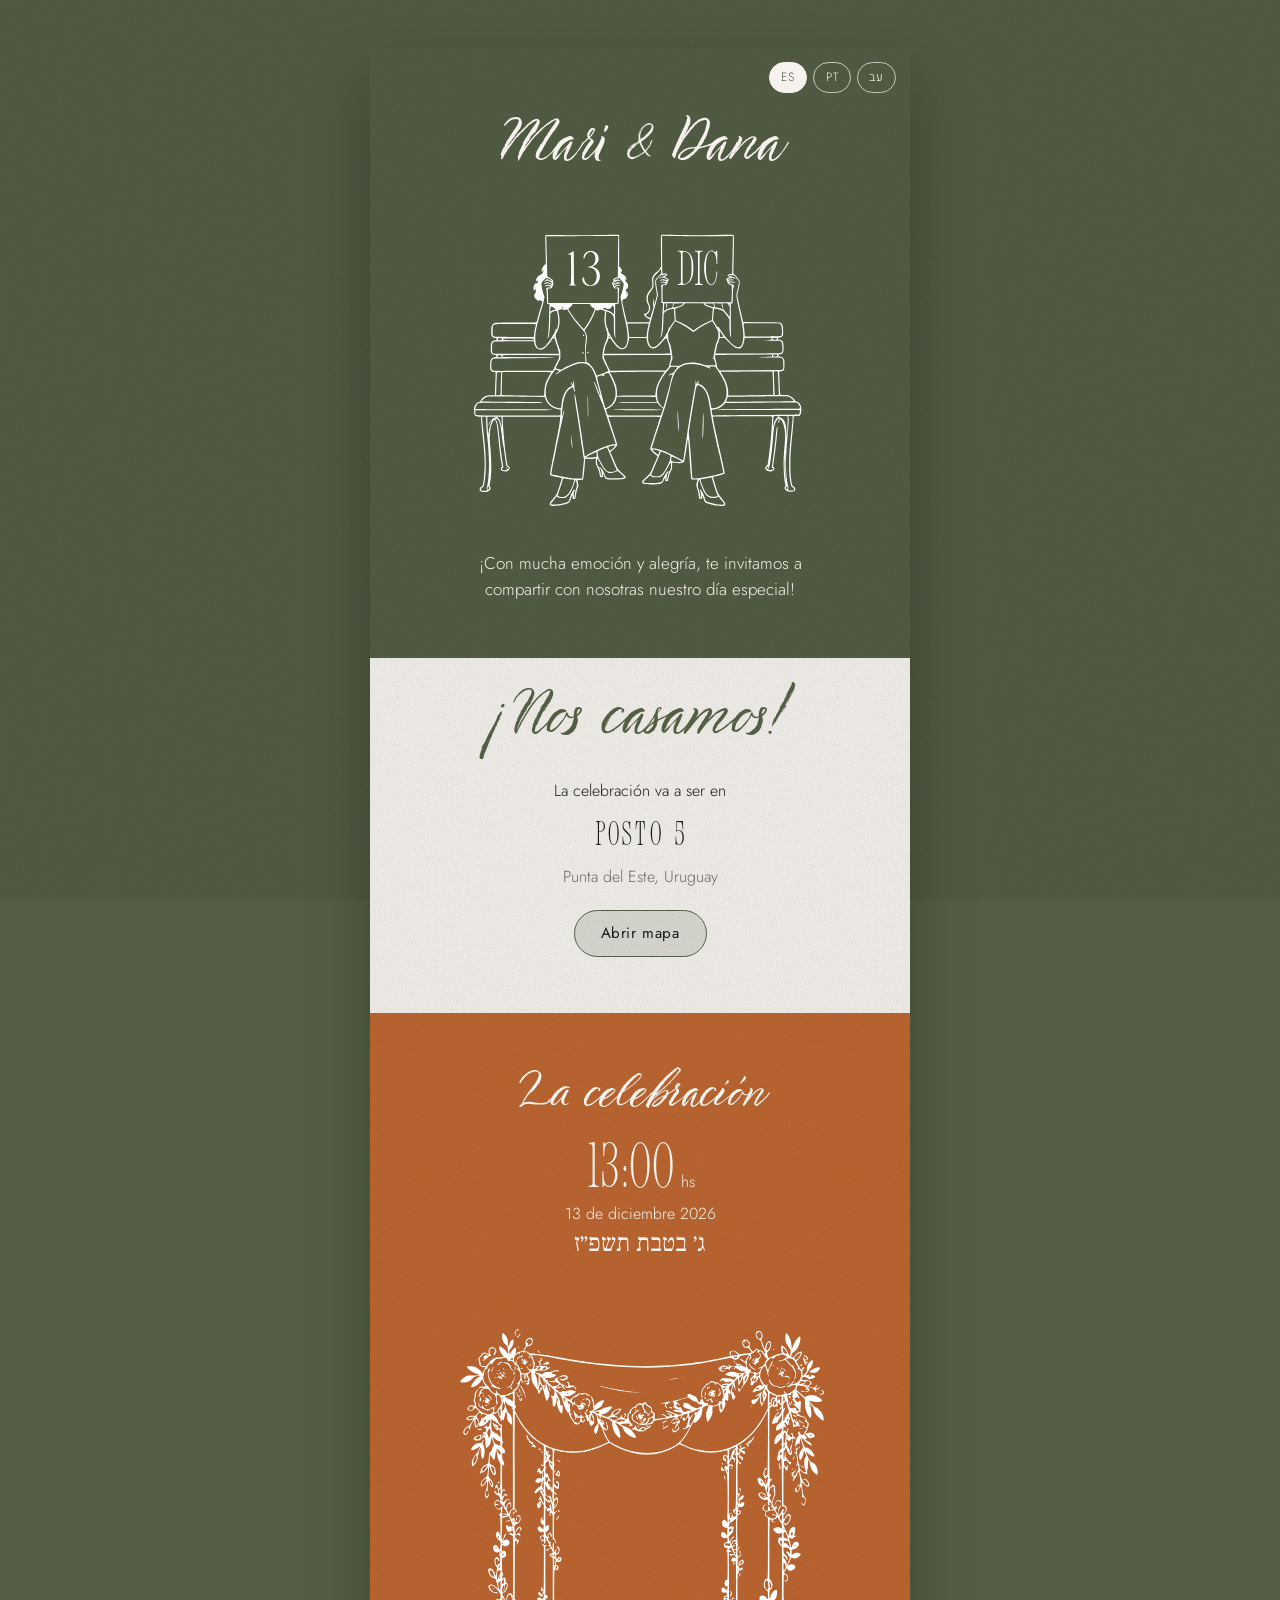
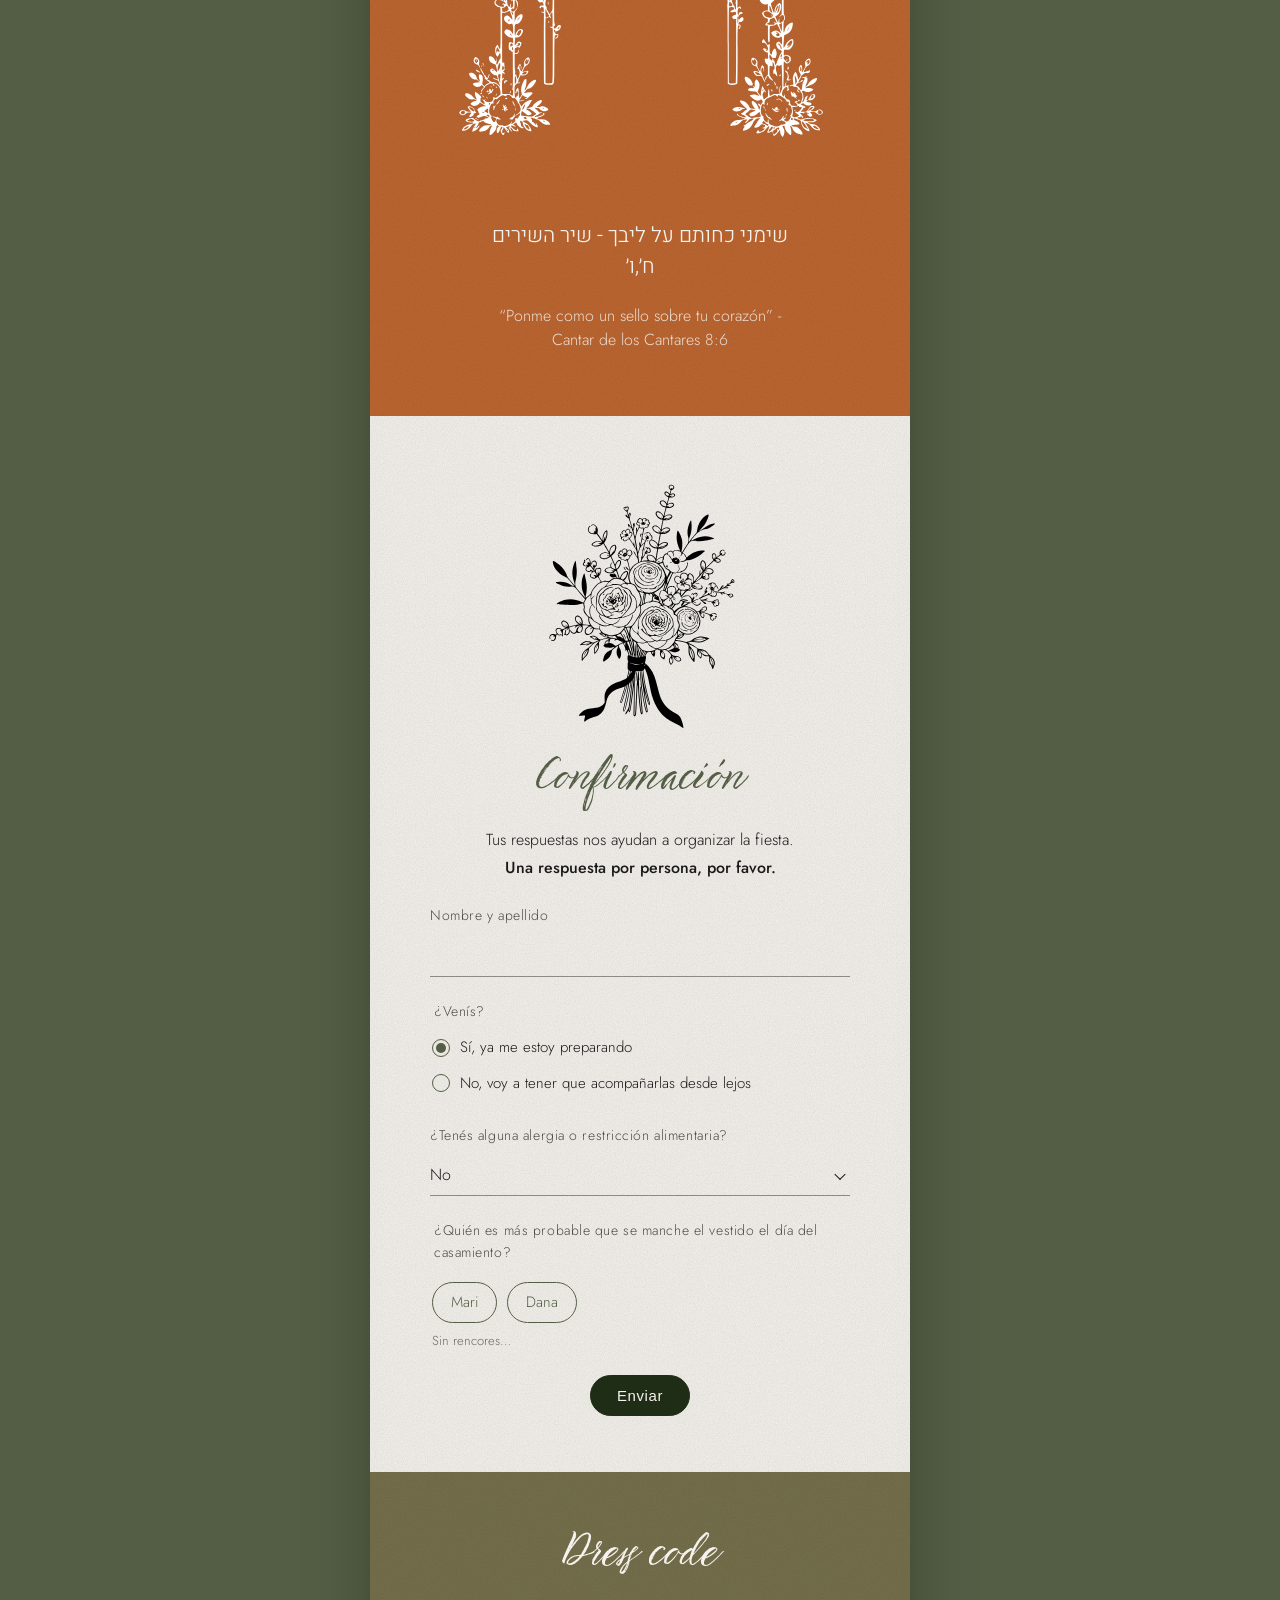
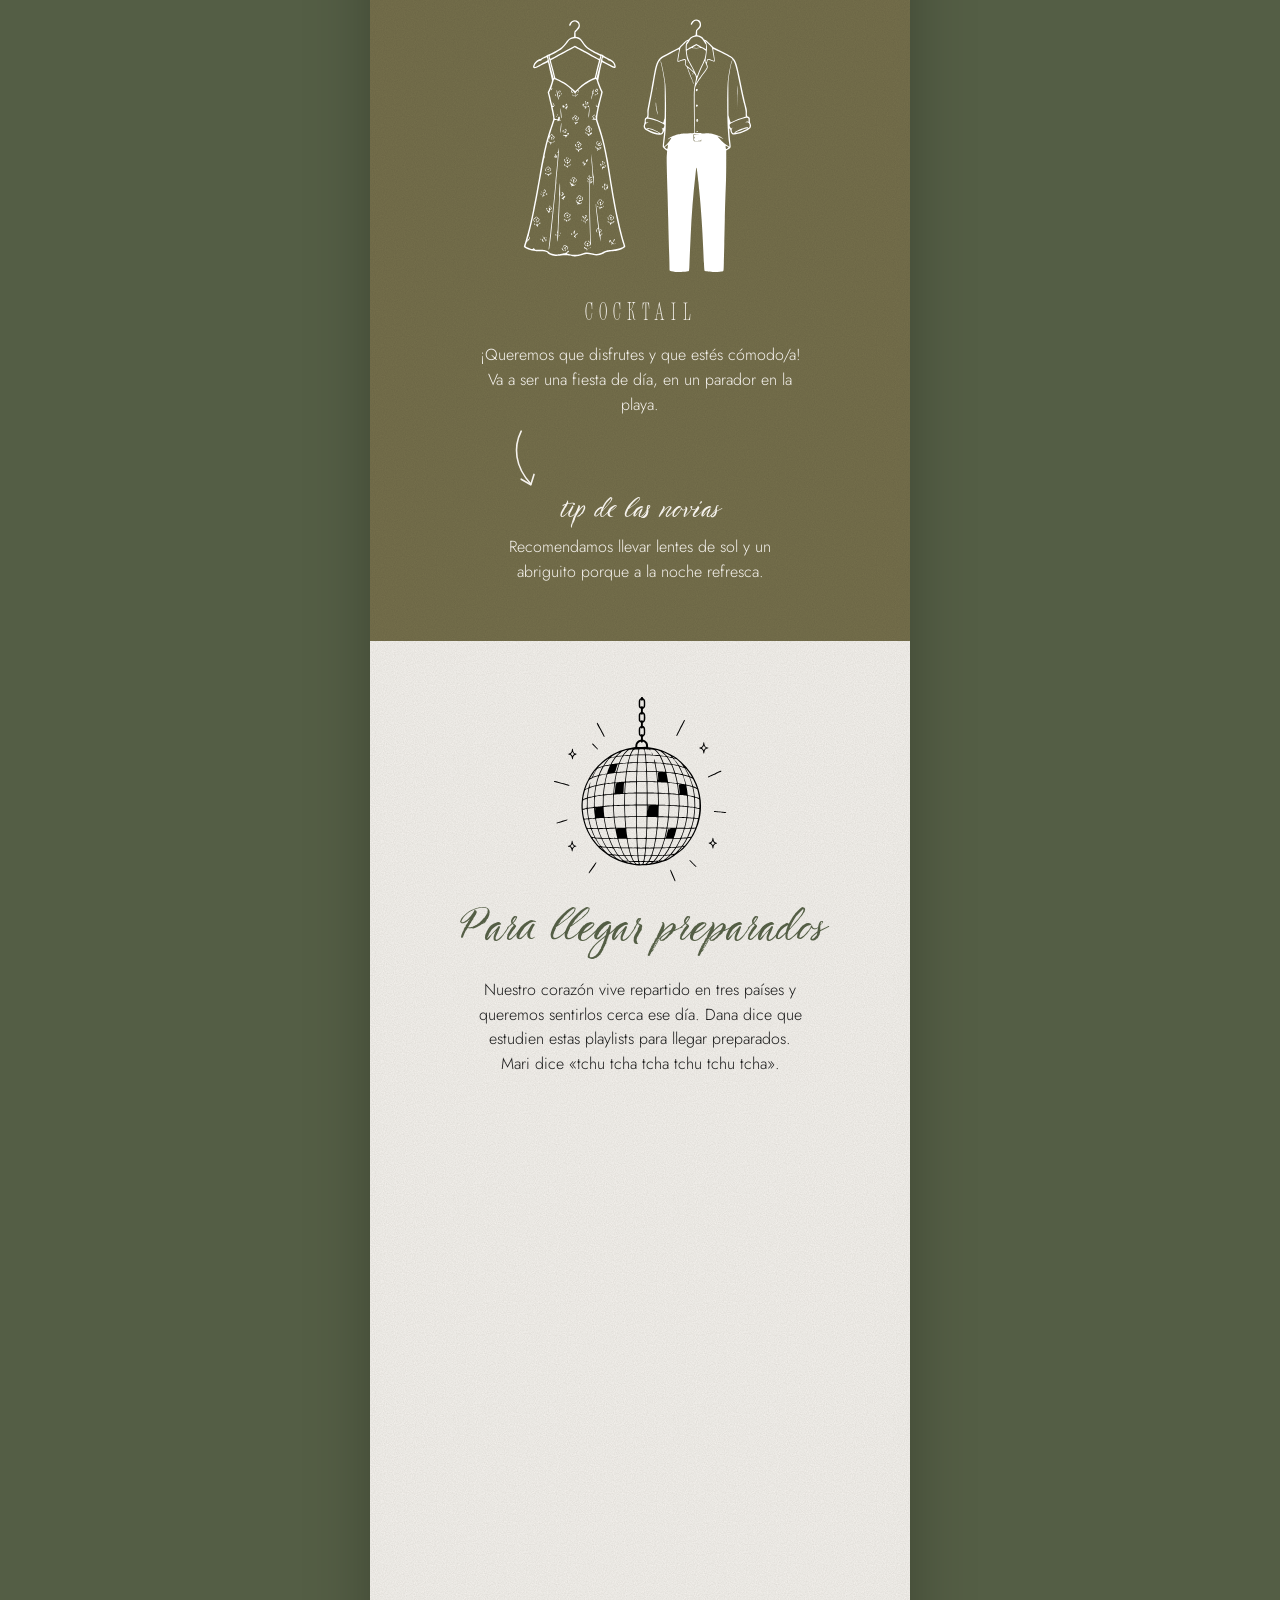
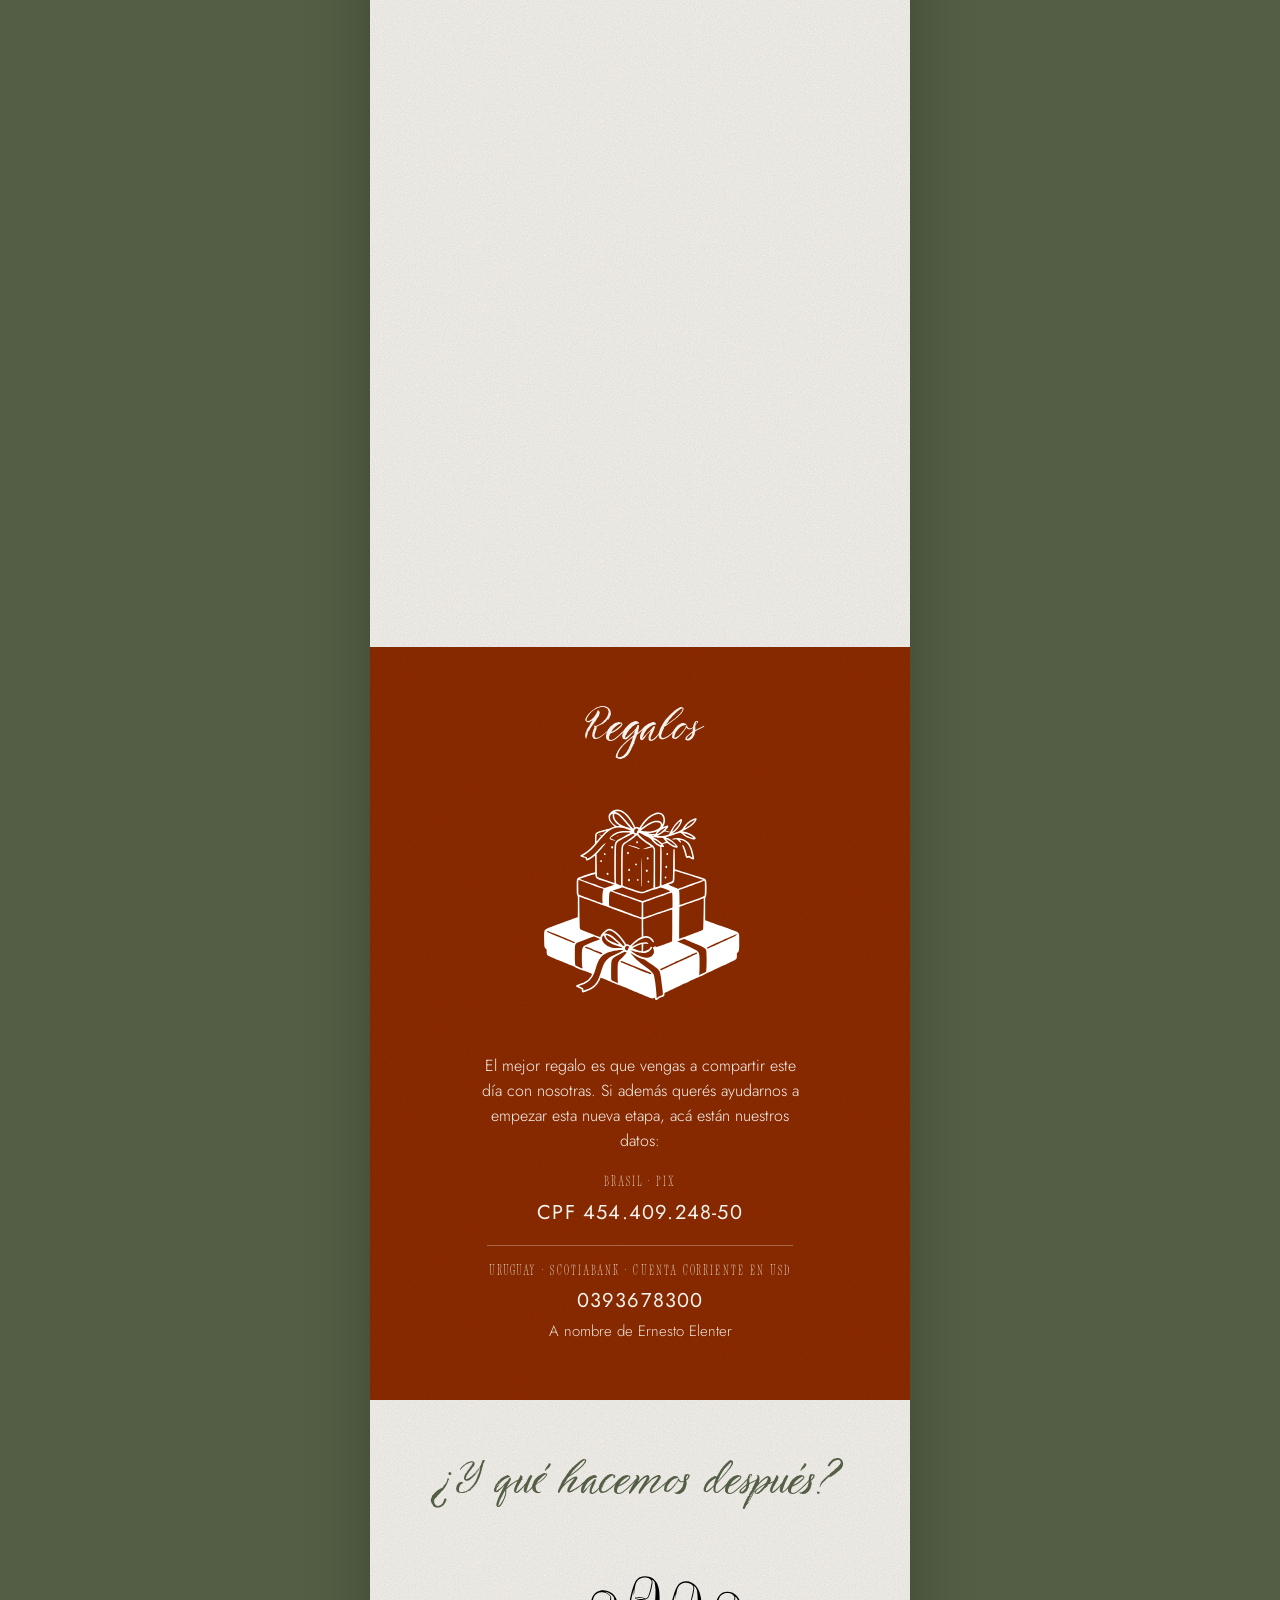
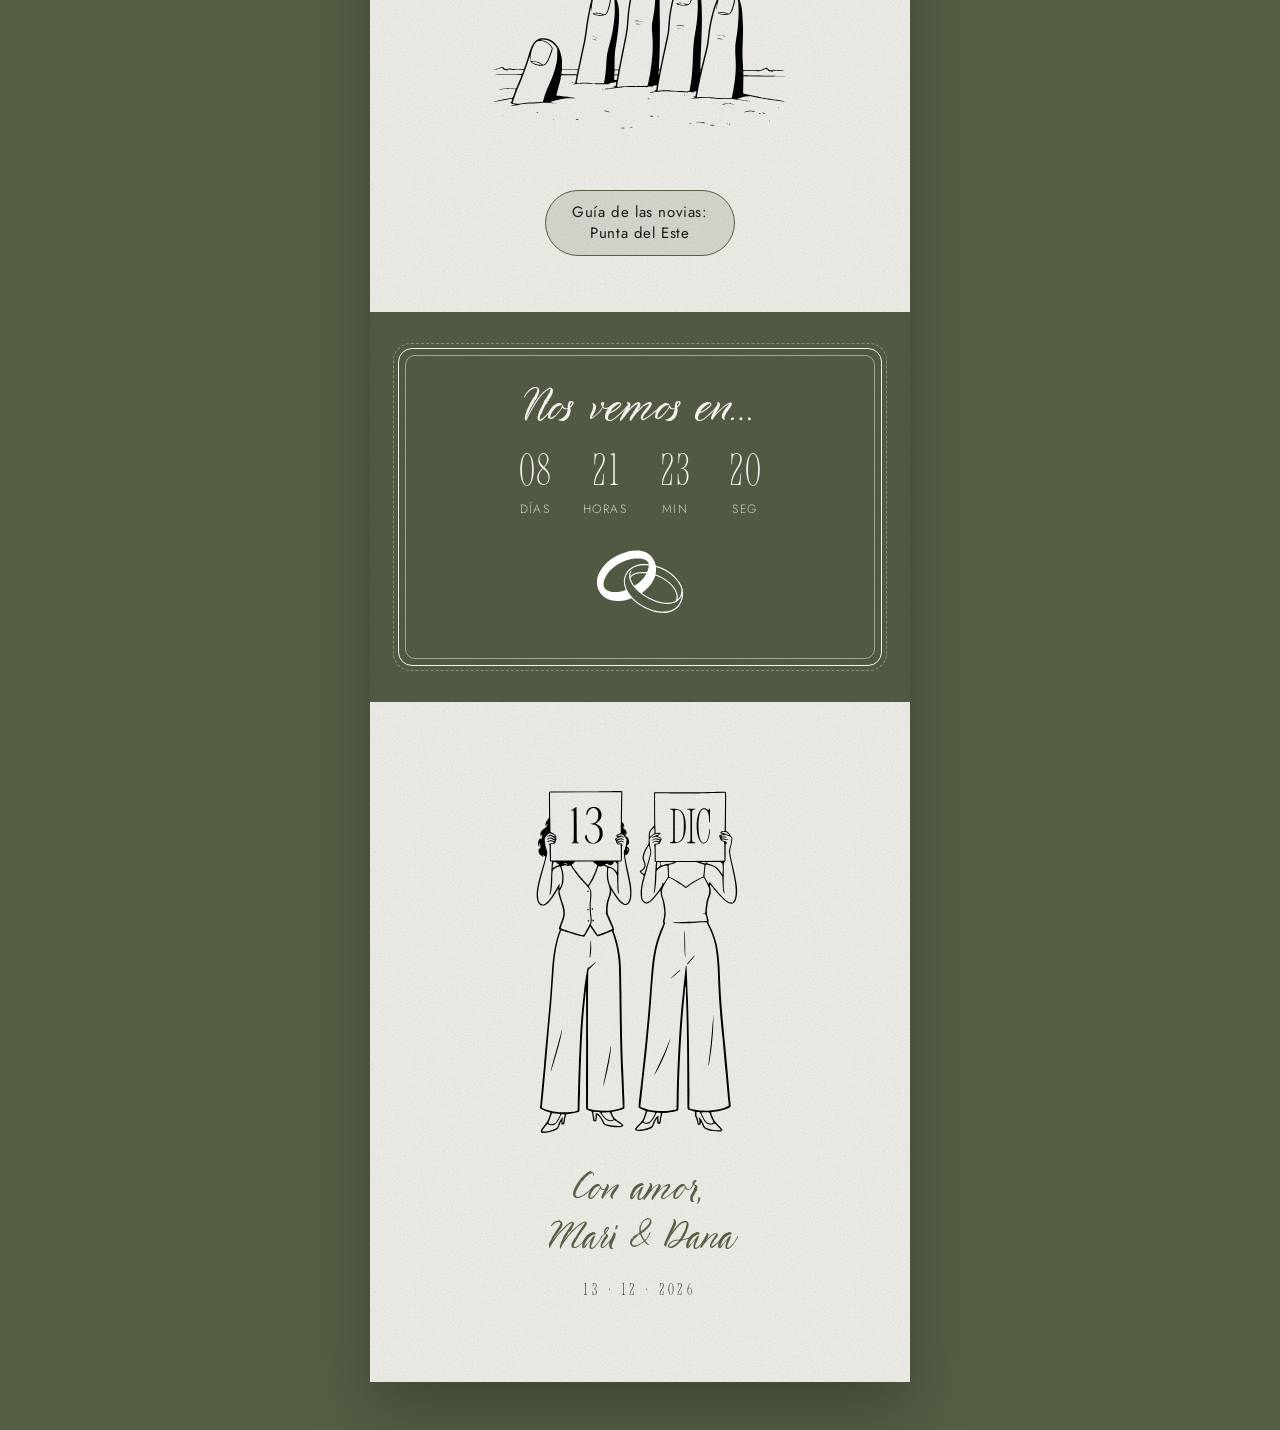
<file: index.html>
<!doctype html>
<html lang="es">
<head>
<meta charset="utf-8">
<meta name="viewport" content="width=device-width, initial-scale=1">
<meta name="format-detection" content="telephone=no">
<title>Mari & Dana · 13.12.26</title>
<meta name="description" content="Nos casamos. 13 de diciembre de 2026, Punta del Este, Uruguay.">
<meta property="og:type" content="website">
<meta property="og:site_name" content="Mari &amp; Dana">
<meta property="og:url" content="https://mari-and-dana.com/">
<meta property="og:title" content="Mari &amp; Dana · ¡Nos casamos!">
<meta property="og:description" content="13 de diciembre de 2026 · Posto 5, Punta del Este, Uruguay. Confirmá tu asistencia y mirá todos los detalles.">
<meta property="og:image" content="https://mari-and-dana.com/img/og-invitacion.jpg">
<meta property="og:image:secure_url" content="https://mari-and-dana.com/img/og-invitacion.jpg">
<meta property="og:image:type" content="image/jpeg">
<meta property="og:image:width" content="1200">
<meta property="og:image:height" content="630">
<meta property="og:image:alt" content="Mari &amp; Dana · ¡Nos casamos!">
<meta property="og:locale" content="es_UY">
<meta name="twitter:card" content="summary_large_image">
<meta name="twitter:title" content="Mari &amp; Dana · ¡Nos casamos!">
<meta name="twitter:description" content="13 de diciembre de 2026 · Posto 5, Punta del Este, Uruguay. Confirmá tu asistencia y mirá todos los detalles.">
<meta name="twitter:image" content="https://mari-and-dana.com/img/og-invitacion.jpg">
<link rel="preconnect" href="https://fonts.googleapis.com">
<link rel="preconnect" href="https://fonts.gstatic.com" crossorigin>
<link href="https://fonts.googleapis.com/css2?family=Italiana&family=Pinyon+Script&family=Jost:wght@300;400;500&family=Heebo:wght@300;400;500&family=Frank+Ruhl+Libre:wght@300;400&display=swap" rel="stylesheet">
<link rel="stylesheet" href="css/style.css?v=20261028">
</head>
<body>

<main class="card">

  <!-- IDIOMAS -->
  <nav class="idiomas" aria-label="Idioma">
    <button type="button" data-lang="es" lang="es">ES</button>
    <button type="button" data-lang="pt" lang="pt-BR">PT</button>
    <button type="button" data-lang="he" lang="he">עב</button>
  </nav>

  <!-- HERO -->
  <header class="hero section section--olive">
    <p class="names script">Mari <span class="amp">&amp;</span> Dana</p>
    <figure class="illo illo--hero">
      <img src="img/banco-13-dic-A.svg" data-src-es="img/banco-13-dic-A.svg" data-src-pt="img/banco-13-dez-A.svg" data-src-he="img/banco-13-heb-A.svg" alt="Mari y Dana sentadas en un banco con carteles 13 DIC">
    </figure>
    <p class="lead" data-i18n="lead">¡Con mucha emoción y alegría, te invitamos a compartir con nosotras nuestro día especial!</p>
  </header>

  <!-- NOS CASAMOS -->
  <section class="section section--tight">
    <h2 class="script script--xl" data-i18n="casamos">¡Nos casamos!</h2>
    <p class="body" data-i18n="lugar_intro">La celebración va a ser en</p>
    <p class="body strong lugar">Posto 5</p>
    <p class="body muted" data-i18n="lugar_ciudad">Punta del Este, Uruguay</p>
    <a class="btn" href="https://www.google.com/maps/search/?api=1&query=Parador+Posto+5+Punta+del+Este" target="_blank" rel="noopener" data-i18n="btn_mapa">Abrir mapa</a>
  </section>

  <!-- LA CELEBRACIÓN -->
  <section class="section section--clay section--celebracion">
    <h2 class="script" data-i18n="celebracion">La celebración</h2>
    <div class="celebracion__datos">
      <span class="hora-linea"><span class="hora display">13:00</span><span class="hora__suf" data-i18n="hora_suf">hs</span></span>
      <span class="jupa__fecha" data-i18n="fecha_larga">13 de diciembre 2026</span>
      <span class="jupa__fecha jupa__fecha--he" lang="he" dir="rtl">ג׳ בטבת תשפ״ז</span>
    </div>
    <div class="jupa">
      <img class="jupa__img" src="img/jupa.svg" alt="Jupá decorada con flores">
    </div>
    <blockquote class="verso">
      <p class="verso__he" lang="he" dir="rtl">שימני כחותם על ליבך - שיר השירים ח׳,ו׳</p>
      <p class="verso__tr" data-i18n="verso_tr">“Ponme como un sello sobre tu corazón” - Cantar de los Cantares 8:6</p>
    </blockquote>
  </section>

  <!-- CONFIRMACIÓN -->
  <section class="section section--form" id="confirmacion">
    <figure class="illo illo--ramo"><img src="img/ramo.svg" alt=""></figure>
    <h2 class="script" data-i18n="confirmacion">Confirmación</h2>
    <p class="body" data-i18n="conf_intro">Tus respuestas nos ayudan a organizar la fiesta.</p>
    <p class="body strong conf-nota" data-i18n="conf_nota">Una respuesta por persona, por favor.</p>

    <form class="form" id="rsvp" novalidate>
      <label class="field">
        <span data-i18n="f_nombre">Nombre y apellido</span>
        <input type="text" name="nombre" autocomplete="name" required>
      </label>

      <fieldset class="field">
        <legend data-i18n="f_venis">¿Venís?</legend>
        <label class="radio"><input type="radio" name="asiste" value="Sí, ya me estoy preparando" checked><span></span><em data-i18n="opt_si">Sí, ya me estoy preparando</em></label>
        <label class="radio"><input type="radio" name="asiste" value="No, voy a tener que acompañarlas desde lejos"><span></span><em data-i18n="opt_lejos">No, voy a tener que acompañarlas desde lejos</em></label>
      </fieldset>

      <label class="field">
        <span data-i18n="f_restriccion">¿Tenés alguna alergia o restricción alimentaria?</span>
        <span class="select">
          <select name="restriccion">
            <option value="No" data-i18n="r_no">No</option>
            <option value="Vegetariano" data-i18n="r_vegetariano">Vegetariano</option>
            <option value="Vegano" data-i18n="r_vegano">Vegano</option>
            <option value="Celíaco" data-i18n="r_gluten">Celíaco</option>
          </select>
        </span>
      </label>

      <fieldset class="field field--mancha">
        <legend data-i18n="f_mancha">¿Quién es más probable que se manche el vestido el día del casamiento?</legend>
        <div class="chips">
          <label class="chip"><input type="radio" name="mancha" value="Mari"><em>Mari</em></label>
          <label class="chip"><input type="radio" name="mancha" value="Dana"><em>Dana</em></label>
        </div>
        <small class="muted" data-i18n="m_vacio">Sin rencores…</small>
      </fieldset>

      <button class="btn btn--dark" type="submit" data-i18n="btn_enviar">Enviar</button>
      <p class="form__ok body" hidden data-i18n="form_ok">¡Gracias! Ya recibimos tu confirmación.</p>
      <p class="form__error body" hidden data-i18n="form_error">No pudimos enviar la respuesta. Probá de nuevo en un rato.</p>
    </form>

    <!-- Después de enviar: gracias + el gráfico de los votos -->
    <div class="gracias" id="gracias" hidden>
      <h3 class="script gracias__titulo" id="gracias-titulo">¡Mazal Tov!</h3>
      <p class="body gracias__saludo" id="gracias-saludo"></p>
      <p class="body gracias__texto" id="gracias-texto"></p>
      <div class="pie" id="pie-mancha" hidden>
        <svg class="pie__svg" viewBox="0 0 120 120" aria-hidden="true">
          <circle class="pie__bg" cx="60" cy="60" r="44"></circle>
          <circle class="pie__slice pie__slice--mari" cx="60" cy="60" r="44"></circle>
          <circle class="pie__slice pie__slice--dana" cx="60" cy="60" r="44"></circle>
        </svg>
        <div class="pie__legend">
          <p class="pie__row"><i class="pie__dot pie__dot--mari"></i>Mari <b data-pie="Mari">0%</b></p>
          <p class="pie__row"><i class="pie__dot pie__dot--dana"></i>Dana <b data-pie="Dana">0%</b></p>
        </div>
      </div>
      <p class="body muted gracias__pie" id="gracias-pie"></p>
    </div>
  </section>

  <!-- DRESS CODE -->
  <section class="section section--khaki">
    <h2 class="script" data-i18n="dresscode">Dress code</h2>
    <figure class="illo illo--dress">
      <img src="img/dress-code.svg" alt="Vestido midi estampado y camisa con pantalón">
    </figure>
    <p class="kicker display" data-i18n="cocktail">Cocktail</p>
    <p class="body" data-i18n="dress_texto">¡Queremos que disfrutes y que estés cómodo/a! Va a ser una fiesta de día, en un parador en la playa.</p>

    <aside class="tip">
      <svg class="tip__arrow" viewBox="0 0 50 80" fill="none" stroke="currentColor" stroke-width="2" stroke-linecap="round" stroke-linejoin="round" aria-hidden="true"><path d="M14 4 C4 24 6 48 26 70"/><path d="M14 64 L26 71 L30 58"/></svg>
      <p class="tip__label script" data-i18n="tip_label">tip de las novias</p>
      <p class="tip__text" data-i18n="tip_texto">Recomendamos llevar lentes de sol y un abriguito porque a la noche refresca.</p>
    </aside>
  </section>

  <!-- PARA LLEGAR PREPARADOS -->
  <section class="section section--previa">
    <figure class="illo illo--disco"><img src="img/bola-disco.svg" alt="Bola de espejos"></figure>
    <h2 class="script" data-i18n="previa">Para llegar preparados</h2>
    <p class="body" data-i18n="previa_texto">Nuestro corazón vive repartido en tres países y queremos sentirlos cerca ese día. Dana dice que estudien estas playlists para llegar preparados. Mari dice «tchu tcha tcha tchu tchu tcha».</p>

    <div class="playlists">
      <div class="playlist">
        <iframe
          src="https://open.spotify.com/embed/playlist/1t7JZ2OzA3lcels4qk3qgo?utm_source=generator&theme=0"
          width="100%" height="352" frameborder="0" allowfullscreen=""
          allow="autoplay; clipboard-write; encrypted-media; fullscreen; picture-in-picture" loading="lazy"
          title="Playlist de Mari y Dana"></iframe>
      </div>
      <div class="playlist">
        <iframe
          src="https://open.spotify.com/embed/playlist/3jK7gjMEKs8JQBIpfG9vEq?utm_source=generator&theme=0"
          width="100%" height="352" frameborder="0" allowfullscreen=""
          allow="autoplay; clipboard-write; encrypted-media; fullscreen; picture-in-picture" loading="lazy"
          title="Playlist de Mari y Dana"></iframe>
      </div>
      <div class="playlist">
        <iframe
          src="https://open.spotify.com/embed/playlist/23b3dKSQx3tUEXEGhmHPzU?utm_source=generator&theme=0"
          width="100%" height="352" frameborder="0" allowfullscreen=""
          allow="autoplay; clipboard-write; encrypted-media; fullscreen; picture-in-picture" loading="lazy"
          title="Playlist de Mari y Dana"></iframe>
      </div>
    </div>
  </section>

  <!-- REGALOS -->
  <section class="section section--deep">
    <h2 class="script" data-i18n="regalos">Regalos</h2>
    <figure class="illo illo--regalos">
      <img src="img/regalos.svg" alt="Regalos apilados">
    </figure>
    <p class="body" data-i18n="regalos_texto">El mejor regalo es que vengas a compartir este día con nosotras. Si además querés ayudarnos a empezar esta nueva etapa, acá están nuestros datos:</p>
    <div class="cuentas">
      <p class="cuenta">
        <span class="cuenta__label" data-i18n="regalos_pix">Brasil · PIX</span>
        <button type="button" class="cuenta__valor" data-copiar="454.409.248-50">CPF 454.409.248-50</button>
      </p>
      <p class="cuenta">
        <span class="cuenta__label" data-i18n="regalos_cuenta">Uruguay · Scotiabank · Cuenta corriente en USD</span>
        <button type="button" class="cuenta__valor" data-copiar="0393678300">0393678300</button>
        <span class="cuenta__nombre" data-i18n="regalos_titular">A nombre de Ernesto Elenter</span>
      </p>
    </div>
  </section>

  <!-- Y DESPUÉS -->
  <section class="section section--despues">
    <h2 class="script" data-i18n="despues">¿Y qué hacemos después?</h2>
    <figure class="illo illo--mano"><img src="img/la-mano.svg" alt="La Mano de Punta del Este"></figure>
    <a class="btn" href="travelguide/" data-keep-lang="travelguide/" data-i18n="guia_link" data-i18n-html>Guía de las novias:<br>Punta del Este</a>
  </section>

  <!-- CUENTA REGRESIVA -->
  <section class="section section--olive section--count">
    <div class="marco">
      <h2 class="script" data-i18n="nos_vemos">Nos vemos en…</h2>
      <div class="countdown" data-target="2026-12-13T12:30:00-03:00">
        <div><span class="display" data-unit="d">00</span><small data-i18n="dias">días</small></div>
        <div><span class="display" data-unit="h">00</span><small data-i18n="horas">horas</small></div>
        <div><span class="display" data-unit="m">00</span><small data-i18n="min">min</small></div>
        <div><span class="display" data-unit="s">00</span><small data-i18n="seg">seg</small></div>
      </div>
      <figure class="illo illo--anillos"><img src="img/anillos.svg" alt=""></figure>
    </div>
  </section>

  <!-- CIERRE -->
  <footer class="section footer">
    <figure class="illo illo--footer">
      <img src="img/carteles-13-dic-A.svg" data-src-es="img/carteles-13-dic-A.svg" data-src-pt="img/carteles-13-dez-A.svg" data-src-he="img/carteles-13-heb-A.svg" alt="Mari y Dana con carteles 13 DIC">
    </figure>
    <p class="script firma" data-i18n="firma" data-i18n-html>Con amor,<br>Mari &amp; Dana</p>
    <p class="display small-date" dir="ltr">13 · 12 · 2026</p>
  </footer>

</main>

<script src="js/i18n.js?v=20261028"></script>
<script src="js/main.js?v=20261026b"></script>
</body>
</html>
</file>
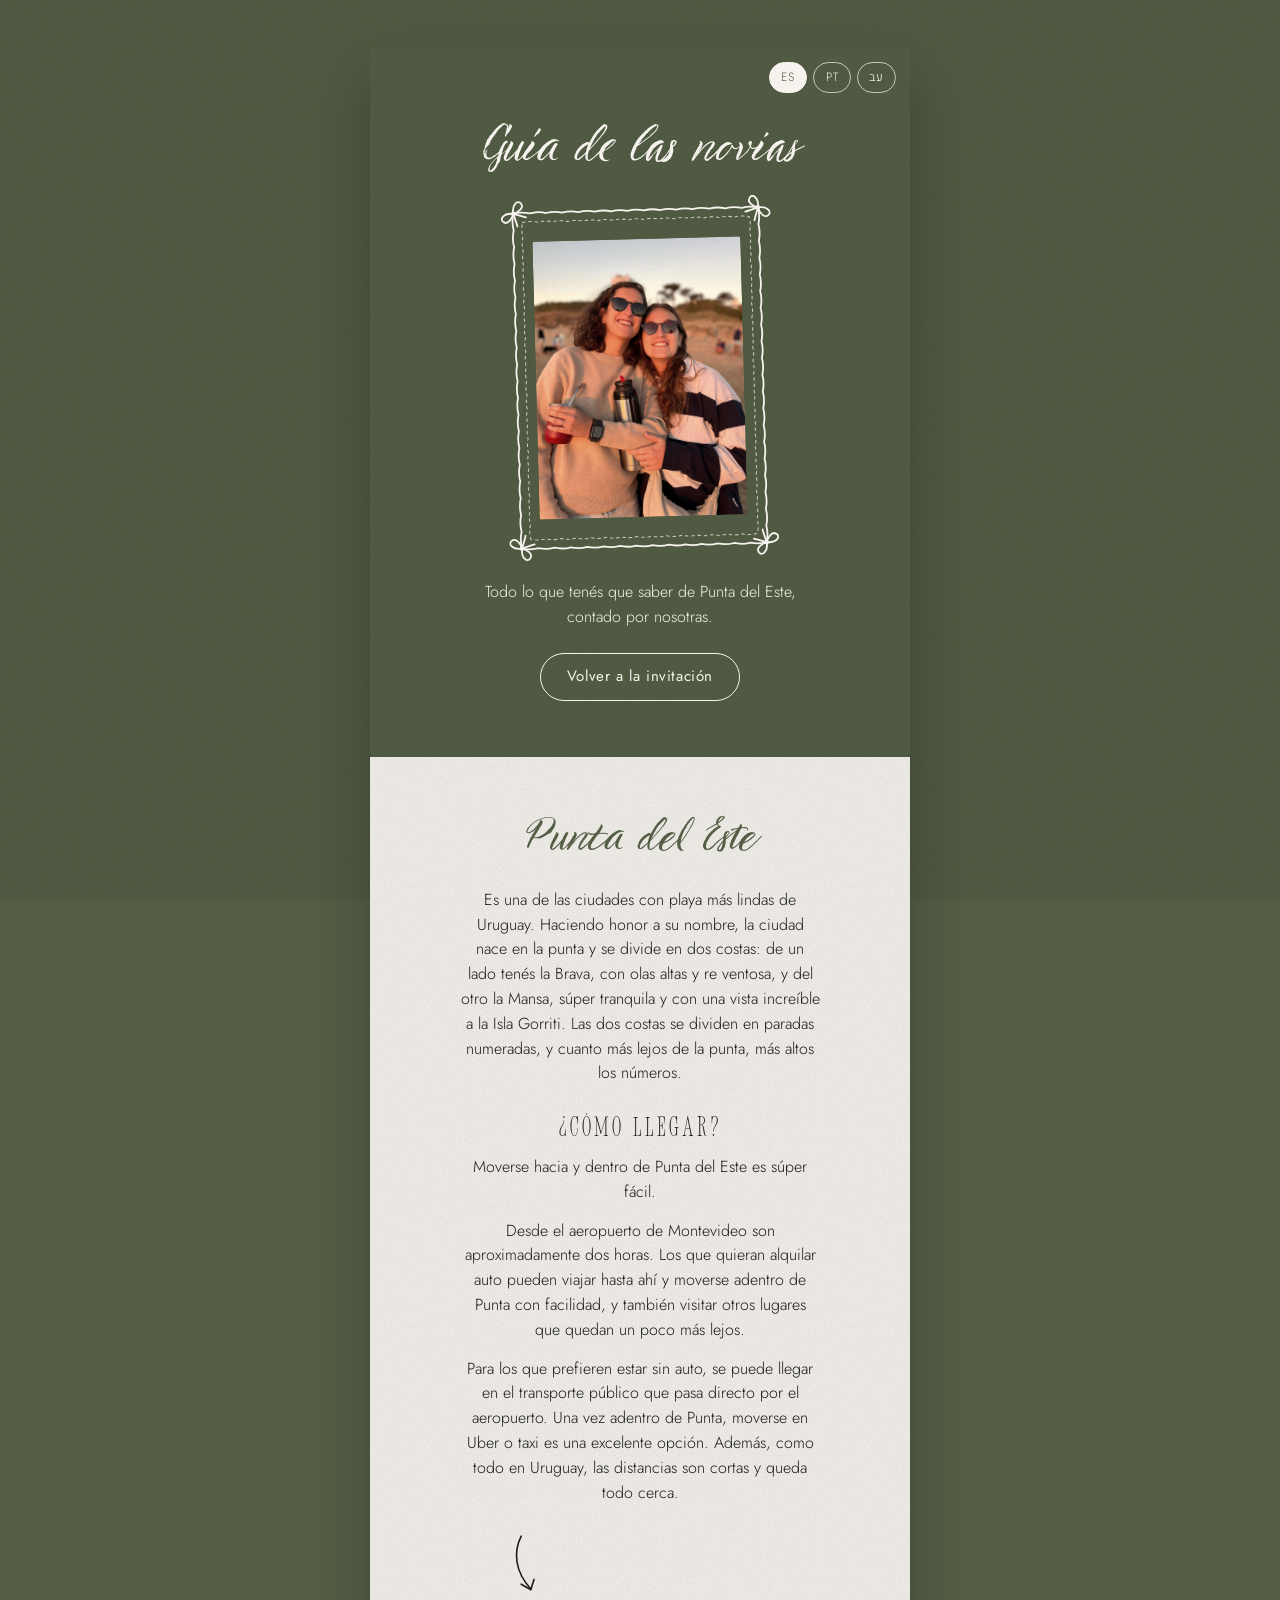
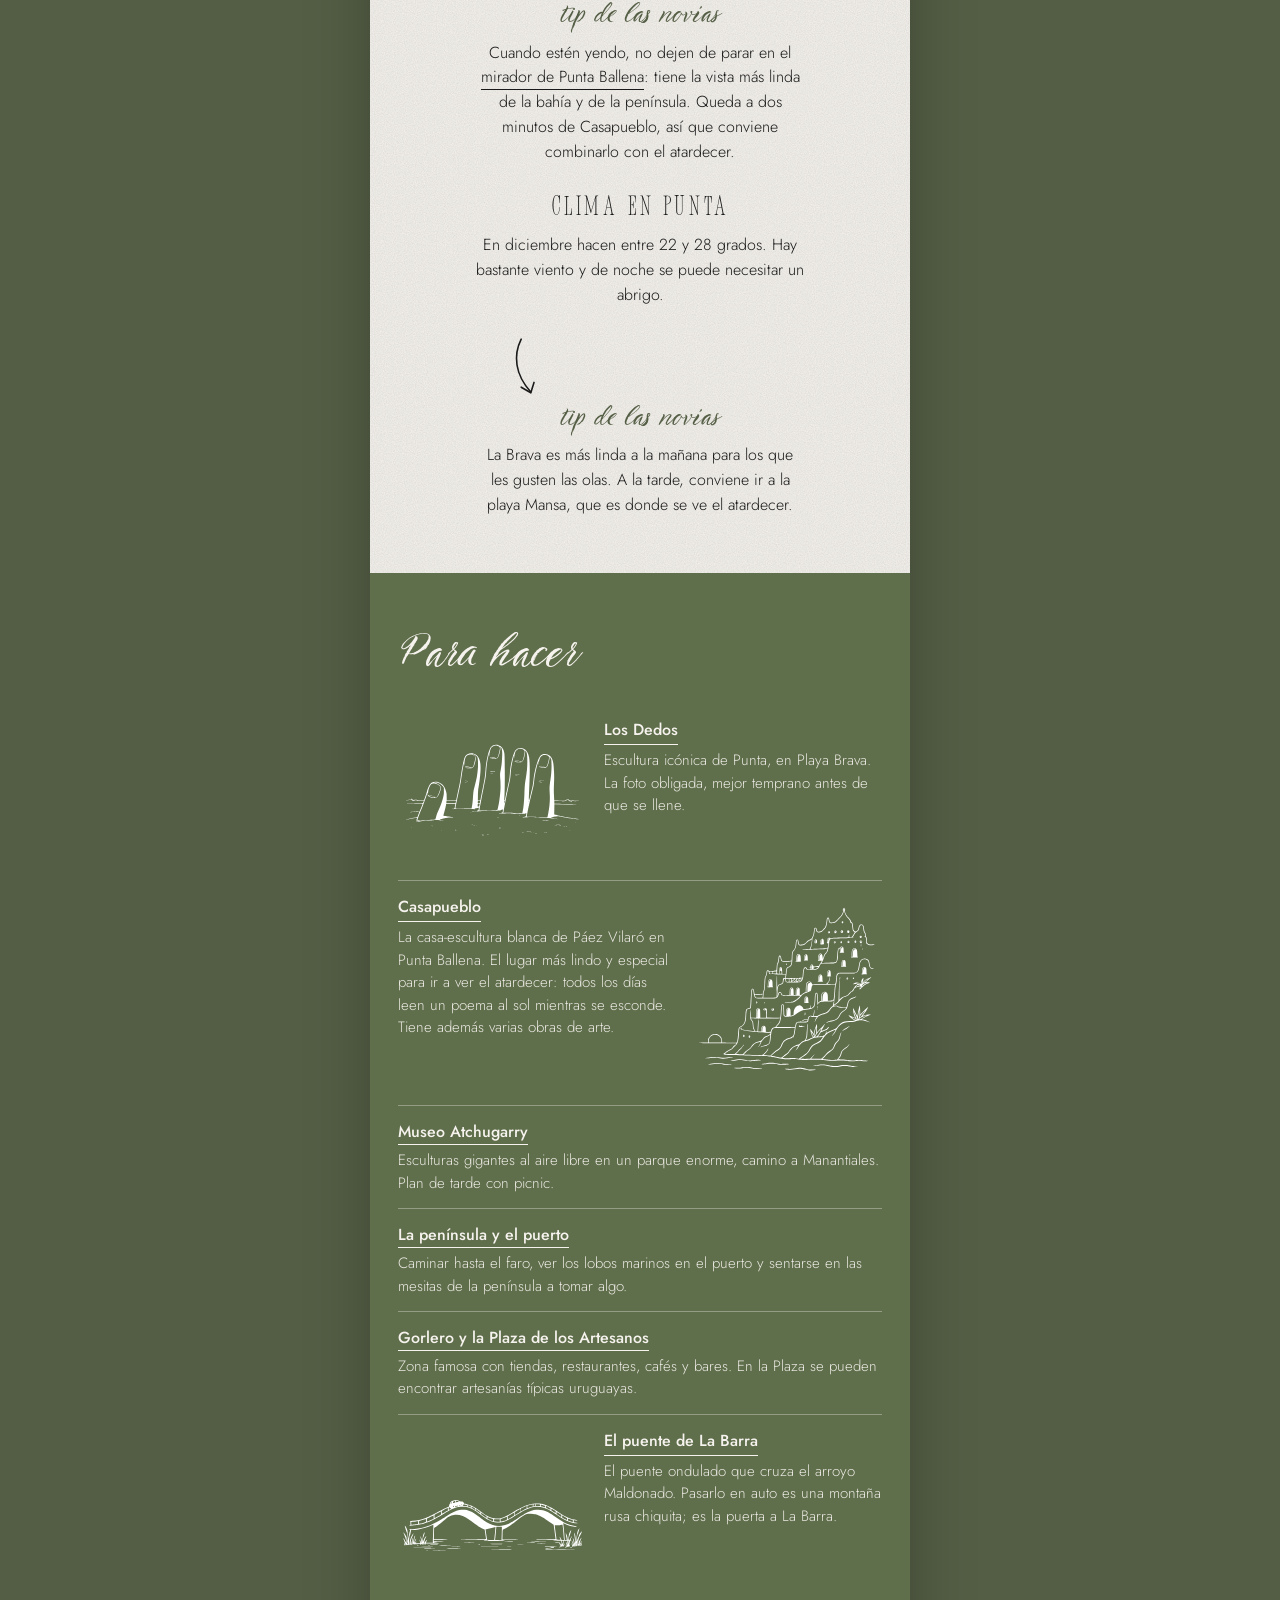
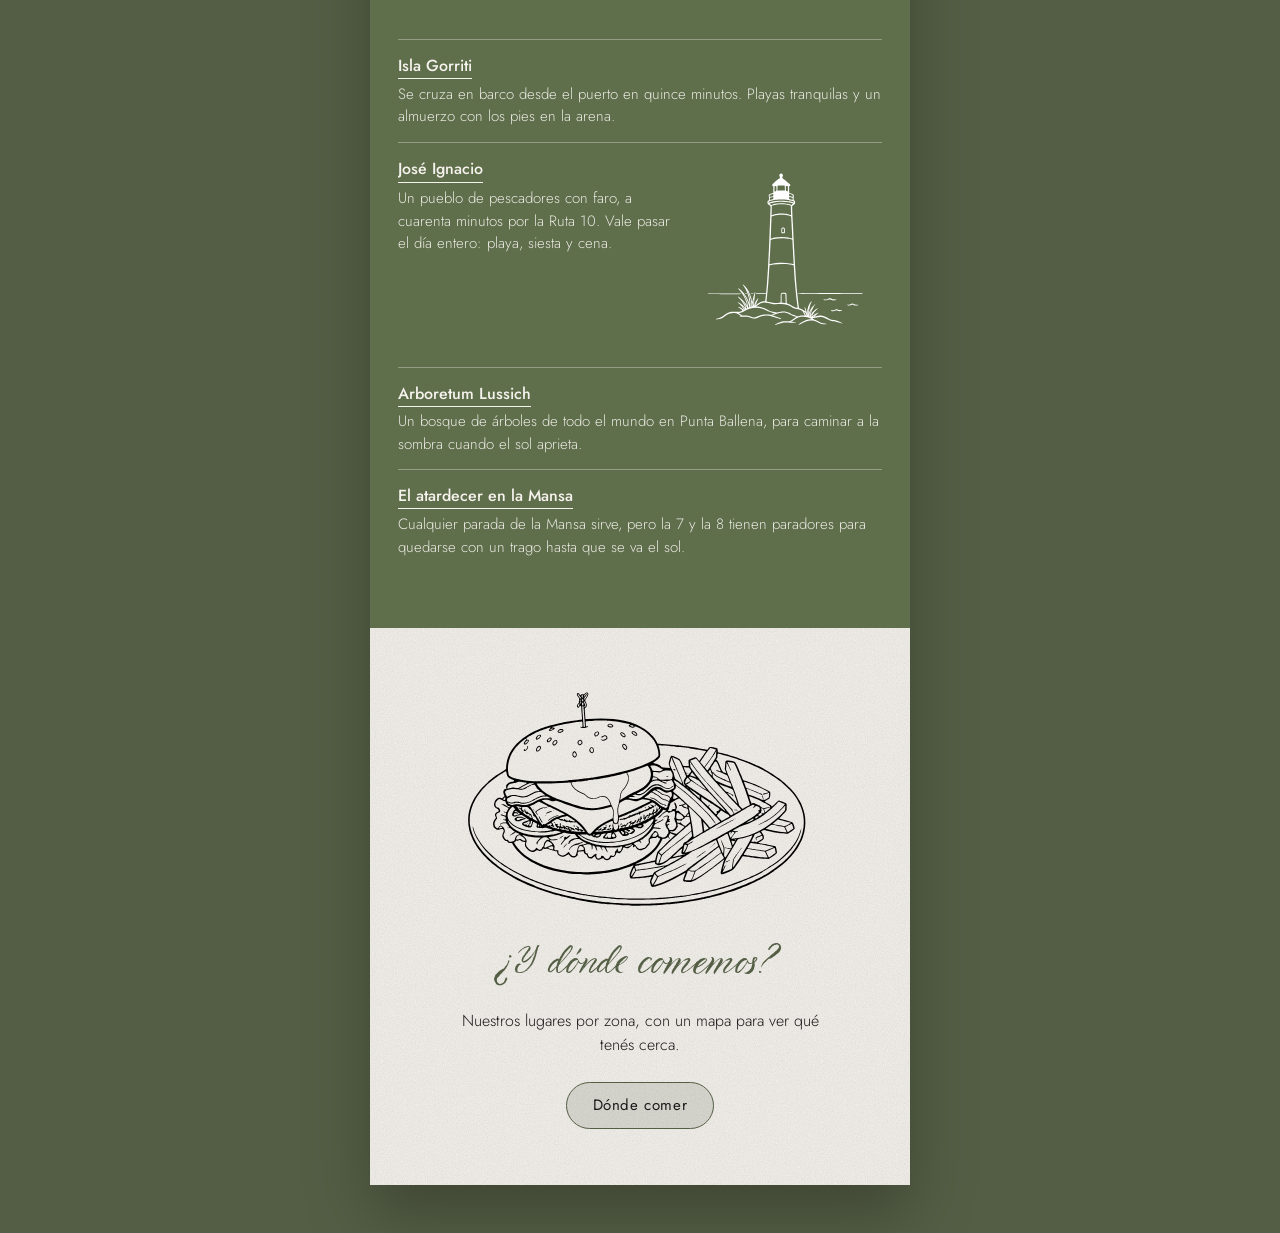
<file: travelguide/index.html>
<!doctype html>
<html lang="es" data-keep-title>
<head>
<meta charset="utf-8">
<meta name="viewport" content="width=device-width, initial-scale=1">
<title>Guía de las novias · Mari & Dana</title>
<meta name="description" content="Punta del Este explicado por Mari y Dana: la península, la Brava y la Mansa, qué hacer y dónde comer.">
<meta property="og:type" content="website">
<meta property="og:site_name" content="Mari &amp; Dana">
<meta property="og:url" content="https://mari-and-dana.com/travelguide/">
<meta property="og:title" content="Guía de las novias · Punta del Este">
<meta property="og:description" content="Todo lo que tenés que saber de Punta del Este, contado por Mari y Dana: cómo llegar, qué hacer y dónde comer.">
<meta property="og:image" content="https://mari-and-dana.com/img/og-guia.jpg">
<meta property="og:image:secure_url" content="https://mari-and-dana.com/img/og-guia.jpg">
<meta property="og:image:type" content="image/jpeg">
<meta property="og:image:width" content="1200">
<meta property="og:image:height" content="630">
<meta property="og:image:alt" content="Guía de las novias · Punta del Este">
<meta property="og:locale" content="es_UY">
<meta name="twitter:card" content="summary_large_image">
<meta name="twitter:title" content="Guía de las novias · Punta del Este">
<meta name="twitter:description" content="Todo lo que tenés que saber de Punta del Este, contado por Mari y Dana: cómo llegar, qué hacer y dónde comer.">
<meta name="twitter:image" content="https://mari-and-dana.com/img/og-guia.jpg">
<link rel="preconnect" href="https://fonts.googleapis.com">
<link rel="preconnect" href="https://fonts.gstatic.com" crossorigin>
<link href="https://fonts.googleapis.com/css2?family=Italiana&family=Pinyon+Script&family=Jost:wght@300;400;500&family=Heebo:wght@300;400;500&family=Frank+Ruhl+Libre:wght@300;400&display=swap" rel="stylesheet">
<link rel="stylesheet" href="../css/style.css">
<link rel="stylesheet" href="guia.css?v=13">
</head>
<body>
<main class="card">
  <nav class="idiomas" aria-label="Idioma">
    <button type="button" data-lang="es" lang="es">ES</button>
    <button type="button" data-lang="pt" lang="pt-BR">PT</button>
    <button type="button" data-lang="he" lang="he">עב</button>
  </nav>

  <!-- PORTADA -->
  <header class="section section--olive guia-hero">
    <h1 class="script" data-i18n="guia_titulo">Guía de las novias</h1>
    <figure class="foto-marco">
      <img class="foto-marco__img" src="../img/foto-mate.jpg" alt="Mari y Dana tomando mate en la playa al atardecer">
      <svg class="foto-marco__svg" viewBox="0 0 300 400" aria-hidden="true" fill="none" stroke="currentColor" stroke-linecap="round" stroke-linejoin="round">
        <defs><g id="mono" fill="none" stroke="currentColor" stroke-width="2" stroke-linecap="round" stroke-linejoin="round">
        <path d="M0 0 C-7 -9 -16 -7 -14 -1 C-13 4 -5 3 0 0 Z"/>
        <path d="M0 0 C7 -9 16 -7 14 -1 C13 4 5 3 0 0 Z"/>
        <path d="M0 0 C-3 6 -5 10 -7 13"/><path d="M0 0 C3 6 5 10 7 13"/>
        <circle cx="0" cy="0" r="1.6" fill="currentColor"/>
      </g></defs>
        <path d="M14.0 14.0 Q23.1 11.8 32.1 14.0 Q41.2 11.8 50.3 14.0 Q59.3 11.8 68.4 14.0 Q77.5 11.8 86.5 14.0 Q95.6 11.8 104.7 14.0 Q113.7 11.8 122.8 14.0 Q131.9 11.8 140.9 14.0 Q150.0 11.8 159.1 14.0 Q168.1 11.8 177.2 14.0 Q186.3 11.8 195.3 14.0 Q204.4 11.8 213.5 14.0 Q222.5 11.8 231.6 14.0 Q240.7 11.8 249.7 14.0 Q258.8 11.8 267.9 14.0 Q276.9 11.8 286.0 14.0 Q286.0 14.0 286.0 14.0 Q288.2 23.3 286.0 32.6 Q288.2 41.9 286.0 51.2 Q288.2 60.5 286.0 69.8 Q288.2 79.1 286.0 88.4 Q288.2 97.7 286.0 107.0 Q288.2 116.3 286.0 125.6 Q288.2 134.9 286.0 144.2 Q288.2 153.5 286.0 162.8 Q288.2 172.1 286.0 181.4 Q288.2 190.7 286.0 200.0 Q288.2 209.3 286.0 218.6 Q288.2 227.9 286.0 237.2 Q288.2 246.5 286.0 255.8 Q288.2 265.1 286.0 274.4 Q288.2 283.7 286.0 293.0 Q288.2 302.3 286.0 311.6 Q288.2 320.9 286.0 330.2 Q288.2 339.5 286.0 348.8 Q288.2 358.1 286.0 367.4 Q288.2 376.7 286.0 386.0 Q286.0 386.0 286.0 386.0 Q276.9 388.2 267.9 386.0 Q258.8 388.2 249.7 386.0 Q240.7 388.2 231.6 386.0 Q222.5 388.2 213.5 386.0 Q204.4 388.2 195.3 386.0 Q186.3 388.2 177.2 386.0 Q168.1 388.2 159.1 386.0 Q150.0 388.2 140.9 386.0 Q131.9 388.2 122.8 386.0 Q113.7 388.2 104.7 386.0 Q95.6 388.2 86.5 386.0 Q77.5 388.2 68.4 386.0 Q59.3 388.2 50.3 386.0 Q41.2 388.2 32.1 386.0 Q23.1 388.2 14.0 386.0 Q14.0 386.0 14.0 386.0 Q11.8 376.7 14.0 367.4 Q11.8 358.1 14.0 348.8 Q11.8 339.5 14.0 330.2 Q11.8 320.9 14.0 311.6 Q11.8 302.3 14.0 293.0 Q11.8 283.7 14.0 274.4 Q11.8 265.1 14.0 255.8 Q11.8 246.5 14.0 237.2 Q11.8 227.9 14.0 218.6 Q11.8 209.3 14.0 200.0 Q11.8 190.7 14.0 181.4 Q11.8 172.1 14.0 162.8 Q11.8 153.5 14.0 144.2 Q11.8 134.9 14.0 125.6 Q11.8 116.3 14.0 107.0 Q11.8 97.7 14.0 88.4 Q11.8 79.1 14.0 69.8 Q11.8 60.5 14.0 51.2 Q11.8 41.9 14.0 32.6 Q11.8 23.3 14.0 14.0 Z" stroke-width="2"/>
        <path d="M24.0 24.0 Q32.4 22.0 40.8 24.0 Q49.2 22.0 57.6 24.0 Q66.0 22.0 74.4 24.0 Q82.8 22.0 91.2 24.0 Q99.6 22.0 108.0 24.0 Q116.4 22.0 124.8 24.0 Q133.2 22.0 141.6 24.0 Q150.0 22.0 158.4 24.0 Q166.8 22.0 175.2 24.0 Q183.6 22.0 192.0 24.0 Q200.4 22.0 208.8 24.0 Q217.2 22.0 225.6 24.0 Q234.0 22.0 242.4 24.0 Q250.8 22.0 259.2 24.0 Q267.6 22.0 276.0 24.0 Q276.0 24.0 276.0 24.0 Q277.9 32.0 276.0 40.0 Q277.9 48.0 276.0 56.0 Q277.9 64.0 276.0 72.0 Q277.9 80.0 276.0 88.0 Q277.9 96.0 276.0 104.0 Q277.9 112.0 276.0 120.0 Q277.9 128.0 276.0 136.0 Q277.9 144.0 276.0 152.0 Q277.9 160.0 276.0 168.0 Q277.9 176.0 276.0 184.0 Q277.9 192.0 276.0 200.0 Q277.9 208.0 276.0 216.0 Q277.9 224.0 276.0 232.0 Q277.9 240.0 276.0 248.0 Q277.9 256.0 276.0 264.0 Q277.9 272.0 276.0 280.0 Q277.9 288.0 276.0 296.0 Q277.9 304.0 276.0 312.0 Q277.9 320.0 276.0 328.0 Q277.9 336.0 276.0 344.0 Q277.9 352.0 276.0 360.0 Q277.9 368.0 276.0 376.0 Q276.0 376.0 276.0 376.0 Q267.6 378.0 259.2 376.0 Q250.8 378.0 242.4 376.0 Q234.0 378.0 225.6 376.0 Q217.2 378.0 208.8 376.0 Q200.4 378.0 192.0 376.0 Q183.6 378.0 175.2 376.0 Q166.8 378.0 158.4 376.0 Q150.0 378.0 141.6 376.0 Q133.2 378.0 124.8 376.0 Q116.4 378.0 108.0 376.0 Q99.6 378.0 91.2 376.0 Q82.8 378.0 74.4 376.0 Q66.0 378.0 57.6 376.0 Q49.2 378.0 40.8 376.0 Q32.4 378.0 24.0 376.0 Q24.0 376.0 24.0 376.0 Q22.1 368.0 24.0 360.0 Q22.1 352.0 24.0 344.0 Q22.1 336.0 24.0 328.0 Q22.1 320.0 24.0 312.0 Q22.1 304.0 24.0 296.0 Q22.1 288.0 24.0 280.0 Q22.1 272.0 24.0 264.0 Q22.1 256.0 24.0 248.0 Q22.1 240.0 24.0 232.0 Q22.1 224.0 24.0 216.0 Q22.1 208.0 24.0 200.0 Q22.1 192.0 24.0 184.0 Q22.1 176.0 24.0 168.0 Q22.1 160.0 24.0 152.0 Q22.1 144.0 24.0 136.0 Q22.1 128.0 24.0 120.0 Q22.1 112.0 24.0 104.0 Q22.1 96.0 24.0 88.0 Q22.1 80.0 24.0 72.0 Q22.1 64.0 24.0 56.0 Q22.1 48.0 24.0 40.0 Q22.1 32.0 24.0 24.0 Z" stroke-width="1.2" stroke-dasharray="3 4" opacity=".7"/>
        <use href="#mono" x="14" y="14" transform="rotate(-45 14 14)"/>
        <use href="#mono" x="286" y="14" transform="rotate(45 286 14)"/>
        <use href="#mono" x="286" y="386" transform="rotate(135 286 386)"/>
        <use href="#mono" x="14" y="386" transform="rotate(-135 14 386)"/>
      </svg>
    </figure>
    <p class="body" data-i18n="lp_intro">Todo lo que tenés que saber de Punta del Este, contado por nosotras.</p>
    <a class="btn btn--paper" href="../" data-keep-lang="../" data-i18n="guia_volver">Volver a la invitación</a>
  </header>

  <!-- EL DESTINO -->
  <section class="section destino destino--centro">
    <h2 class="script" data-i18n="lp_h_punta">Punta del Este</h2>
    <p class="body" data-i18n="lp_punta_1"></p>

    <h3 class="destino__sub display" data-i18n="lp_h_llegar">¿Cómo llegar?</h3>
    <p class="body" data-i18n="lp_llegar_0"></p>
    <p class="body" data-i18n="lp_llegar_1"></p>
    <p class="body" data-i18n="lp_llegar_2"></p>

    <aside class="tip">
      <svg class="tip__arrow" viewBox="0 0 50 80" fill="none" stroke="currentColor" stroke-width="2" stroke-linecap="round" stroke-linejoin="round" aria-hidden="true"><path d="M14 4 C4 24 6 48 26 70"/><path d="M14 64 L26 71 L30 58"/></svg>
      <p class="tip__label script" data-i18n="tip_label">tip de las novias</p>
      <p class="tip__text" data-i18n="lp_tip_mirador" data-i18n-html></p>
    </aside>

    <h3 class="destino__sub display" data-i18n="lp_h_clima">Clima en Punta</h3>
    <p class="body" data-i18n="lp_clima"></p>

    <aside class="tip">
      <svg class="tip__arrow" viewBox="0 0 50 80" fill="none" stroke="currentColor" stroke-width="2" stroke-linecap="round" stroke-linejoin="round" aria-hidden="true"><path d="M14 4 C4 24 6 48 26 70"/><path d="M14 64 L26 71 L30 58"/></svg>
      <p class="tip__label script" data-i18n="tip_label">tip de las novias</p>
      <p class="tip__text" data-i18n="lp_tip_brava">La Brava es más linda a la mañana, y la Mansa a la tarde, porque es donde cae el sol.</p>
    </aside>
  </section>

  <!-- PARA HACER -->
  <section class="section section--verde destino">
    <h2 class="script" data-i18n="lp_h_hacer">Para hacer</h2>
    <ul class="planes">
      <li class="plan--illo plan--izq"><figure class="plan__illo"><img src="../img/la-mano.svg" alt="La Mano"></figure><a class="pique__link" href="https://www.google.com/maps/search/?api=1&query=La+Mano+Punta+del+Este" target="_blank" rel="noopener" data-i18n="lp_p1_t">Los Dedos</a><p data-i18n="lp_p1">Escultura icónica de Punta, en Playa Brava. La foto obligada, mejor temprano antes de que se llene.</p></li>
      <li class="plan--illo plan--der"><figure class="plan__illo"><img src="../img/casapueblo.svg" alt="Casapueblo"></figure><a class="pique__link" href="https://www.google.com/maps/search/?api=1&query=Casapueblo+Punta+Ballena" target="_blank" rel="noopener" data-i18n="lp_p2_t">Casapueblo</a><p data-i18n="lp_p2">La casa-escultura blanca de Páez Vilaró en Punta Ballena. El lugar más lindo y especial para ir a ver el atardecer: todos los días leen un poema al sol mientras se esconde. Tiene además varias obras de arte.</p></li>
      <li><a class="pique__link" href="https://www.google.com/maps/search/?api=1&query=Museo+Atchugarry+MACA+Manantiales" target="_blank" rel="noopener" data-i18n="lp_p3_t">Museo Atchugarry</a><p data-i18n="lp_p3">Esculturas gigantes al aire libre en un parque enorme, camino a Manantiales. Plan de tarde con picnic.</p></li>
      <li><a class="pique__link" href="https://www.google.com/maps/search/?api=1&query=Puerto+de+Punta+del+Este" target="_blank" rel="noopener" data-i18n="lp_p4_t">La península y el puerto</a><p data-i18n="lp_p4">Caminar hasta el faro, ver los lobos marinos en el puerto y sentarse en las mesitas de la península a tomar algo.</p></li>
      <li><a class="pique__link" href="https://www.google.com/maps/search/?api=1&query=Plaza+de+los+Artesanos+Punta+del+Este" target="_blank" rel="noopener" data-i18n="lp_p11_t">Gorlero y la Plaza de los Artesanos</a><p data-i18n="lp_p11">Zona famosa con tiendas, restaurantes, cafés y bares. En la Plaza se pueden encontrar artesanías típicas uruguayas.</p></li>
      <li class="plan--illo plan--izq"><figure class="plan__illo"><img src="../img/puente-la-barra.svg" alt="Puente de La Barra"></figure><a class="pique__link" href="https://www.google.com/maps/search/?api=1&query=Puente+de+La+Barra+Leonel+Viera" target="_blank" rel="noopener" data-i18n="lp_p5_t">El puente de La Barra</a><p data-i18n="lp_p5">El puente ondulado que cruza el arroyo Maldonado. Pasarlo en auto es una montaña rusa chiquita; es la puerta a La Barra.</p></li>
      <li><a class="pique__link" href="https://www.google.com/maps/search/?api=1&query=Isla+Gorriti" target="_blank" rel="noopener" data-i18n="lp_p6_t">Isla Gorriti</a><p data-i18n="lp_p6">Se cruza en barco desde el puerto en quince minutos. Playas tranquilas y un almuerzo con los pies en la arena.</p></li>
      <li class="plan--illo plan--der"><figure class="plan__illo"><img src="../img/faro-jose-ignacio.svg" alt="Faro de José Ignacio"></figure><a class="pique__link" href="https://www.google.com/maps/search/?api=1&query=Faro+de+Jos%C3%A9+Ignacio" target="_blank" rel="noopener" data-i18n="lp_p8_t">José Ignacio</a><p data-i18n="lp_p8">Un pueblo de pescadores con faro, a cuarenta minutos por la Ruta 10. Vale pasar el día entero: playa, siesta y cena.</p></li>
      <li><a class="pique__link" href="https://www.google.com/maps/search/?api=1&query=Arboretum+Lussich" target="_blank" rel="noopener" data-i18n="lp_p9_t">Arboretum Lussich</a><p data-i18n="lp_p9">Un bosque de árboles de todo el mundo en Punta Ballena, para caminar a la sombra cuando el sol aprieta.</p></li>
      <li><a class="pique__link" href="https://www.google.com/maps/search/?api=1&query=Playa+Mansa+parada+8+Punta+del+Este" target="_blank" rel="noopener" data-i18n="lp_p10_t">El atardecer en la Mansa</a><p data-i18n="lp_p10">Cualquier parada de la Mansa sirve, pero la 7 y la 8 tienen paradores para quedarse con un trago hasta que se va el sol.</p></li>
    </ul>
  </section>

  <!-- DÓNDE COMER -->
  <section class="section destino destino--centro destino--cta">
    <figure class="illo illo--chivito"><img src="../img/chivito.svg" alt="Chivito con papas fritas"></figure>
    <h2 class="script" data-i18n="lp_h_comer">¿Y dónde comemos?</h2>
    <p class="body" data-i18n="lp_comer">Nuestros lugares por zona, con un mapa para ver qué tenés cerca.</p>
    <a class="btn" href="comer/" data-keep-lang="comer/" data-i18n="lp_btn_comer">Dónde comer</a>
  </section>
</main>

<nav class="flotante" id="flotante" aria-label="Navegación rápida" hidden>
  <a href="#top" class="flotante__btn" data-accion="inicio" data-i18n="guia_inicio">Volver al inicio</a>
  <a href="../" data-keep-lang="../" class="flotante__btn" data-i18n="guia_volver">Volver a la invitación</a>
</nav>

<script src="../js/i18n.js"></script>
<script src="flotante.js"></script>
</body>
</html>
</file>
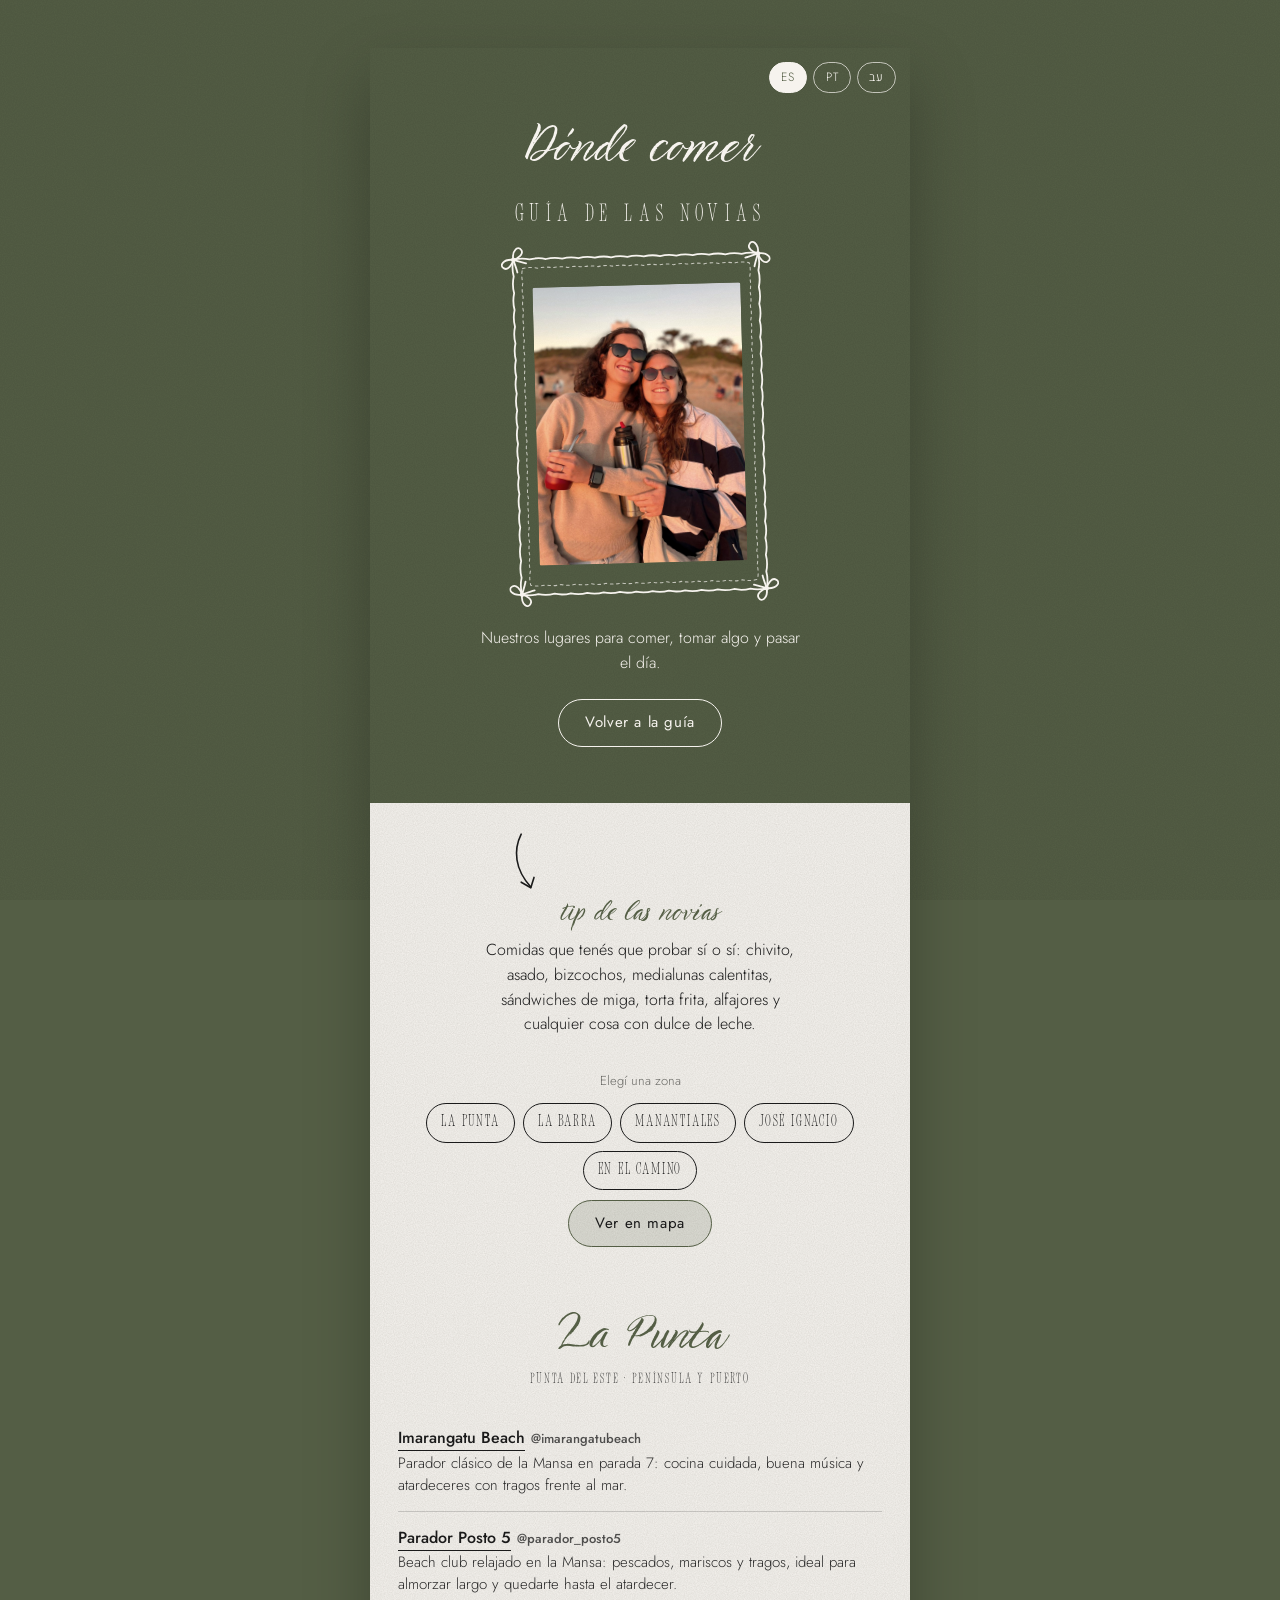
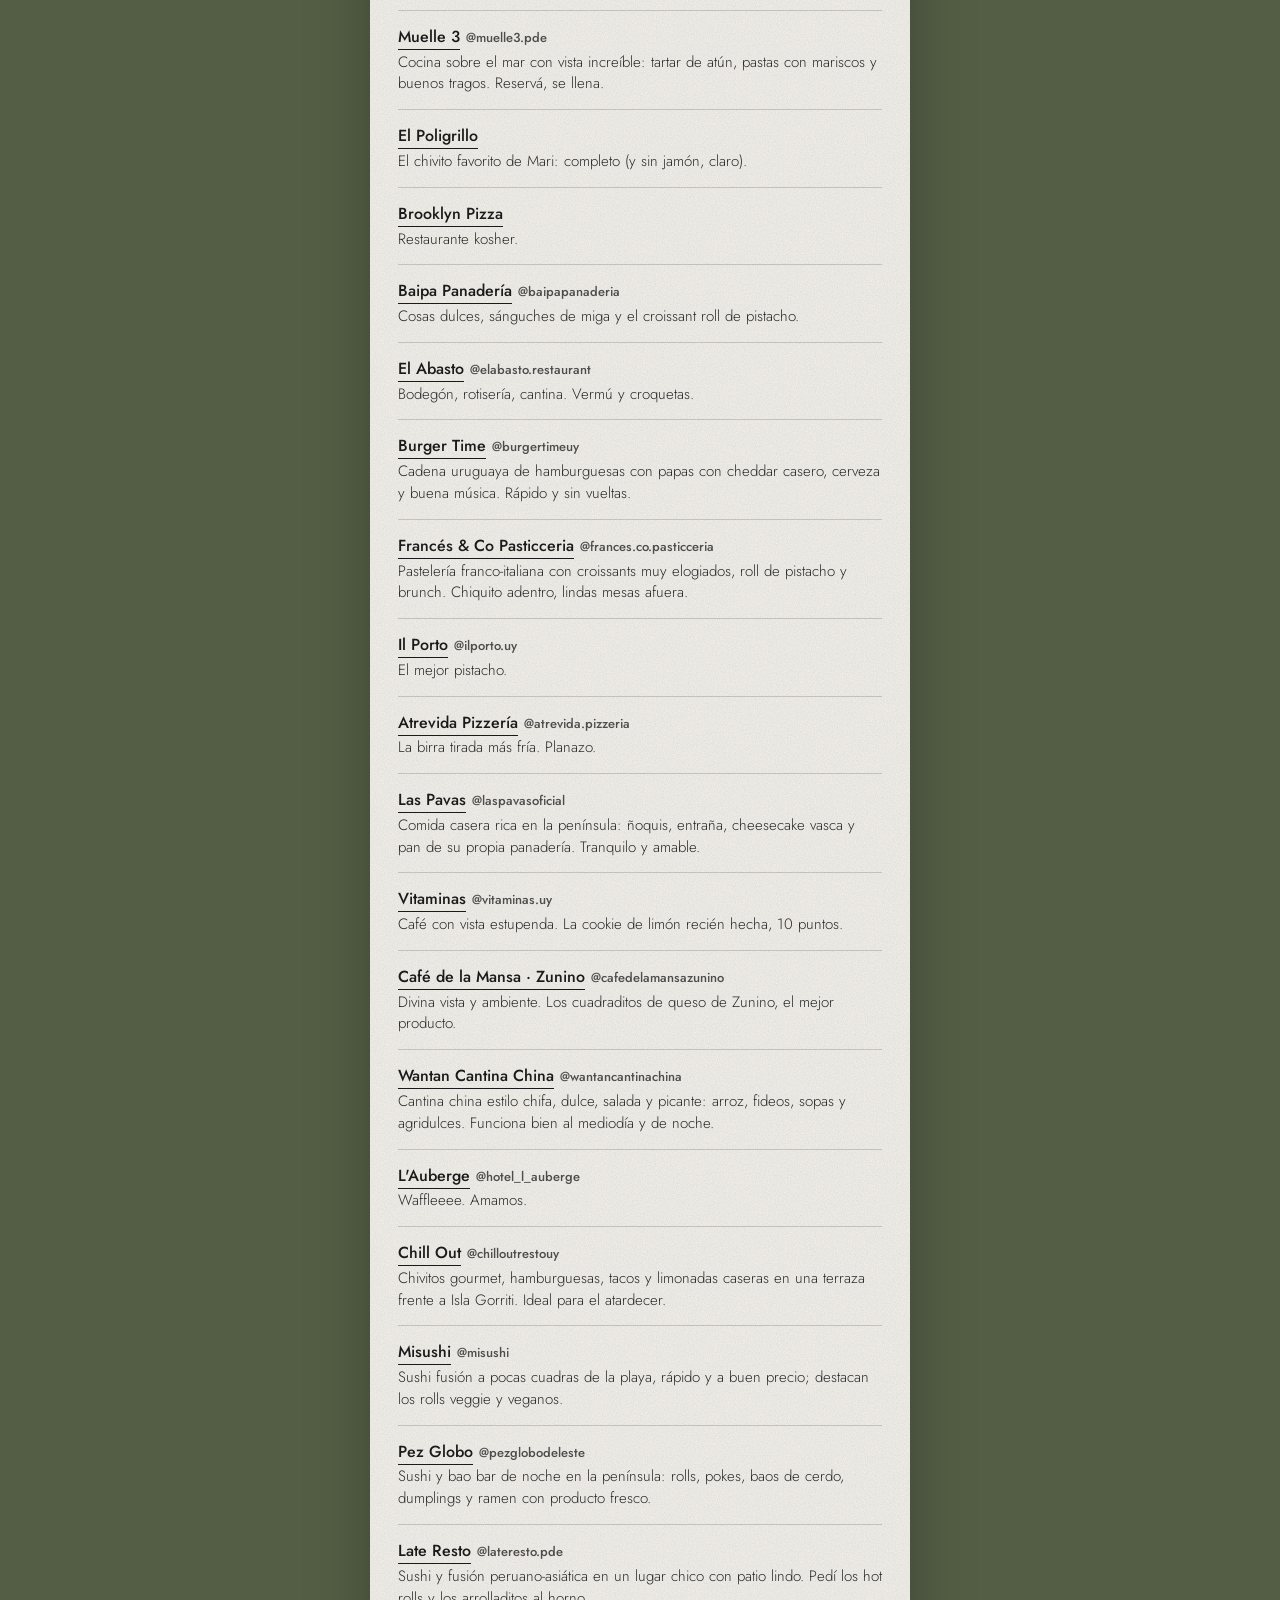
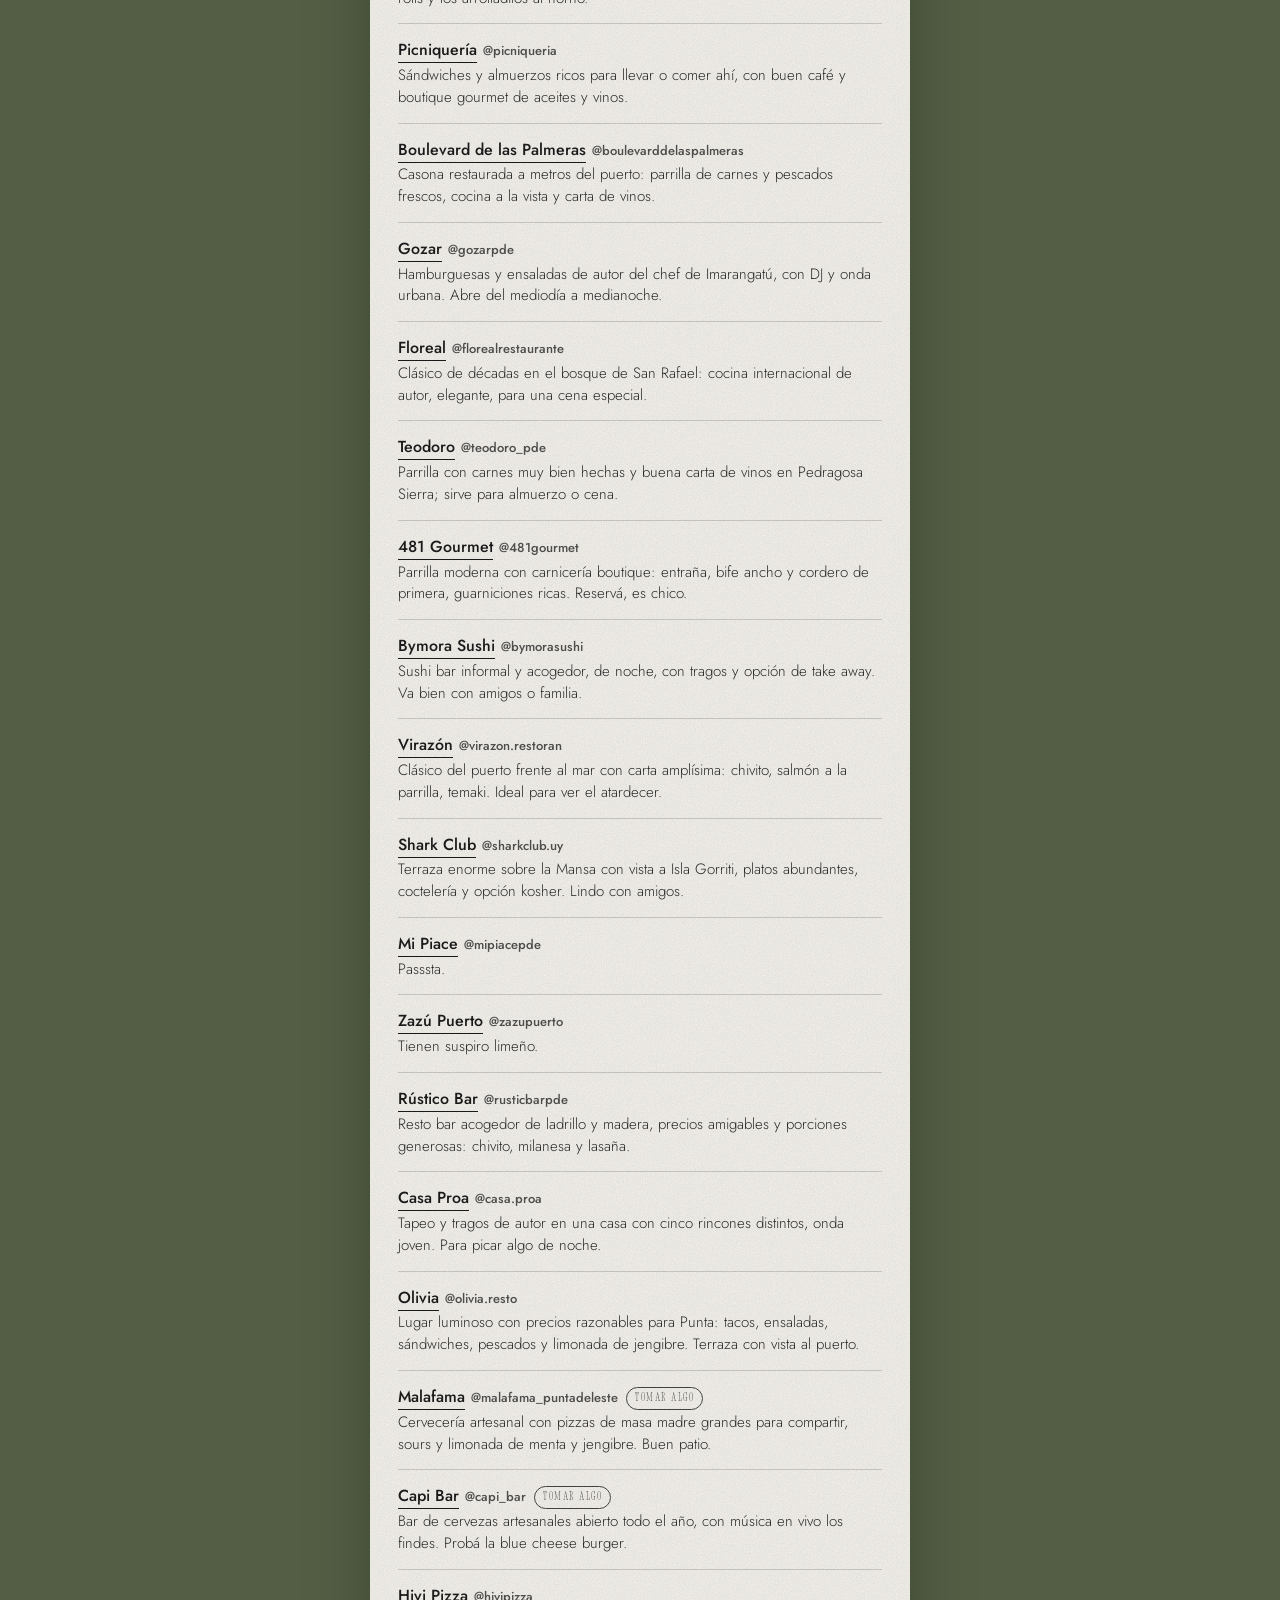
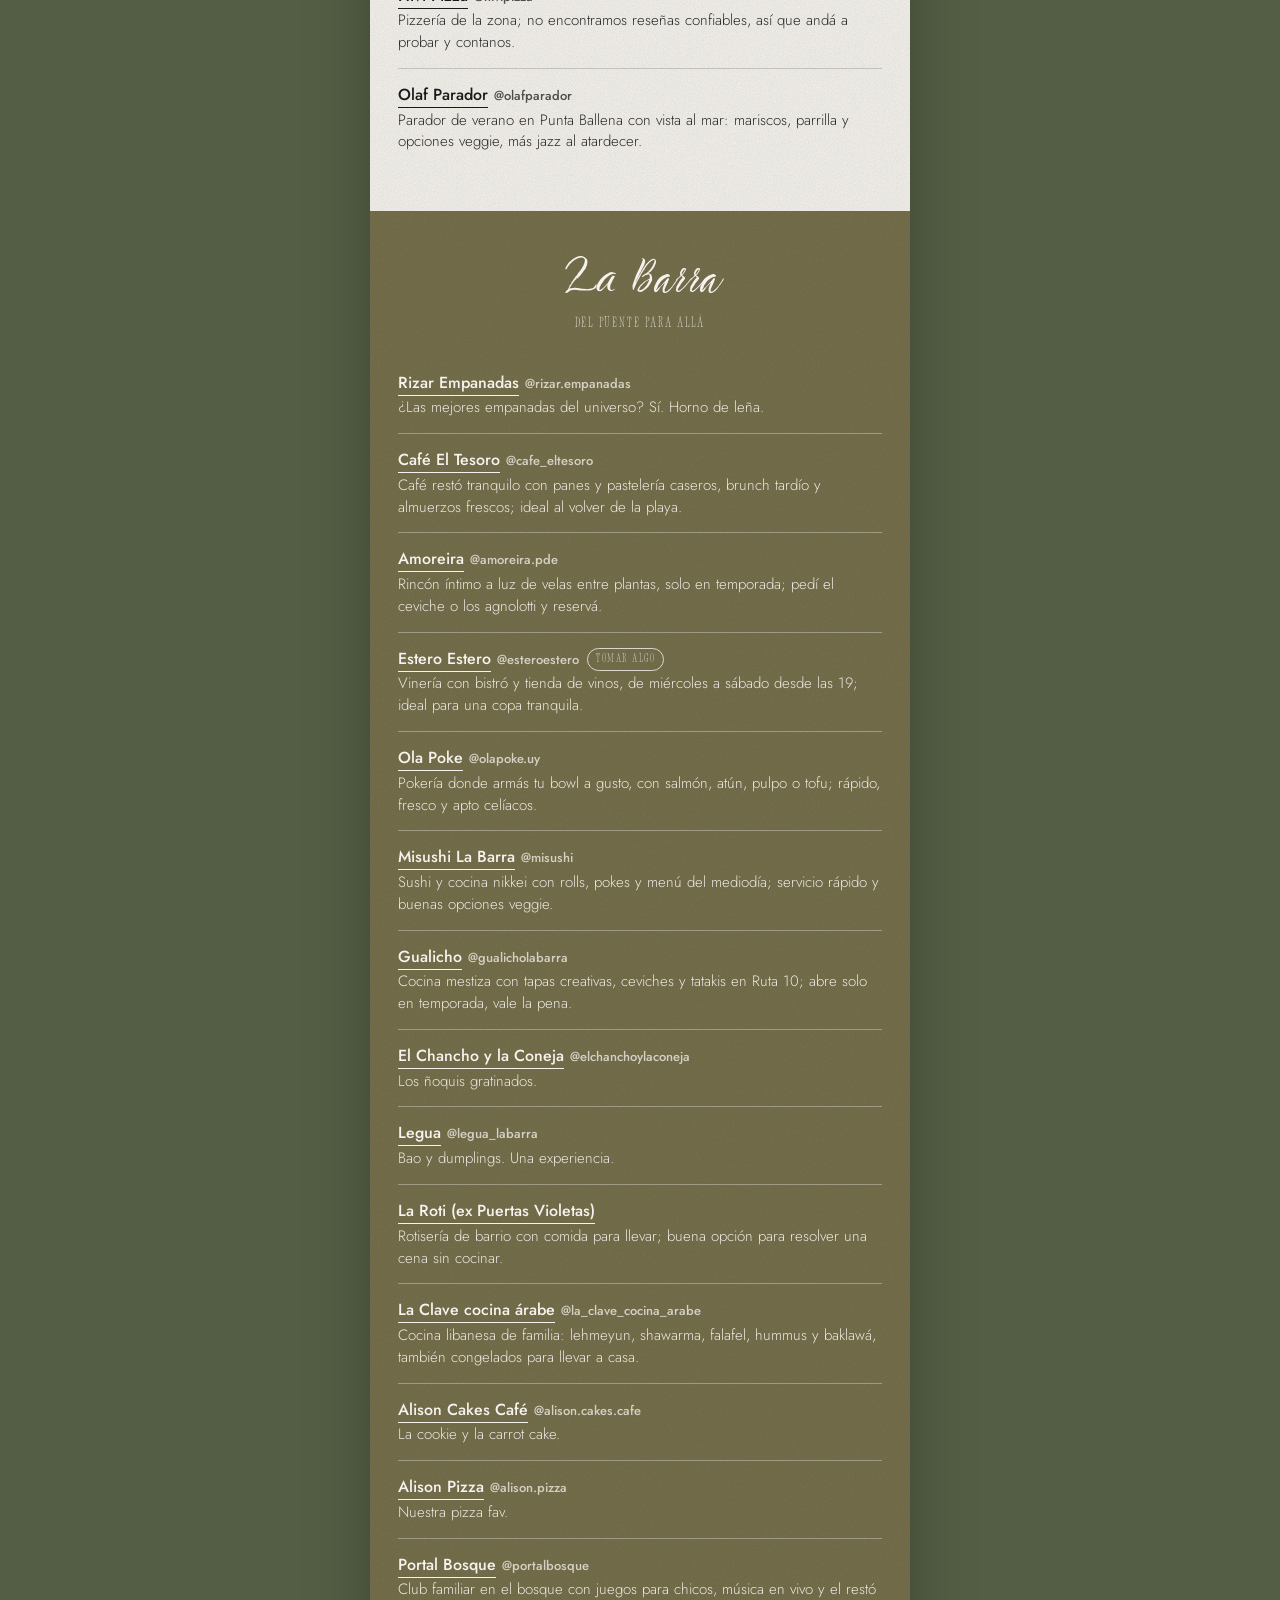
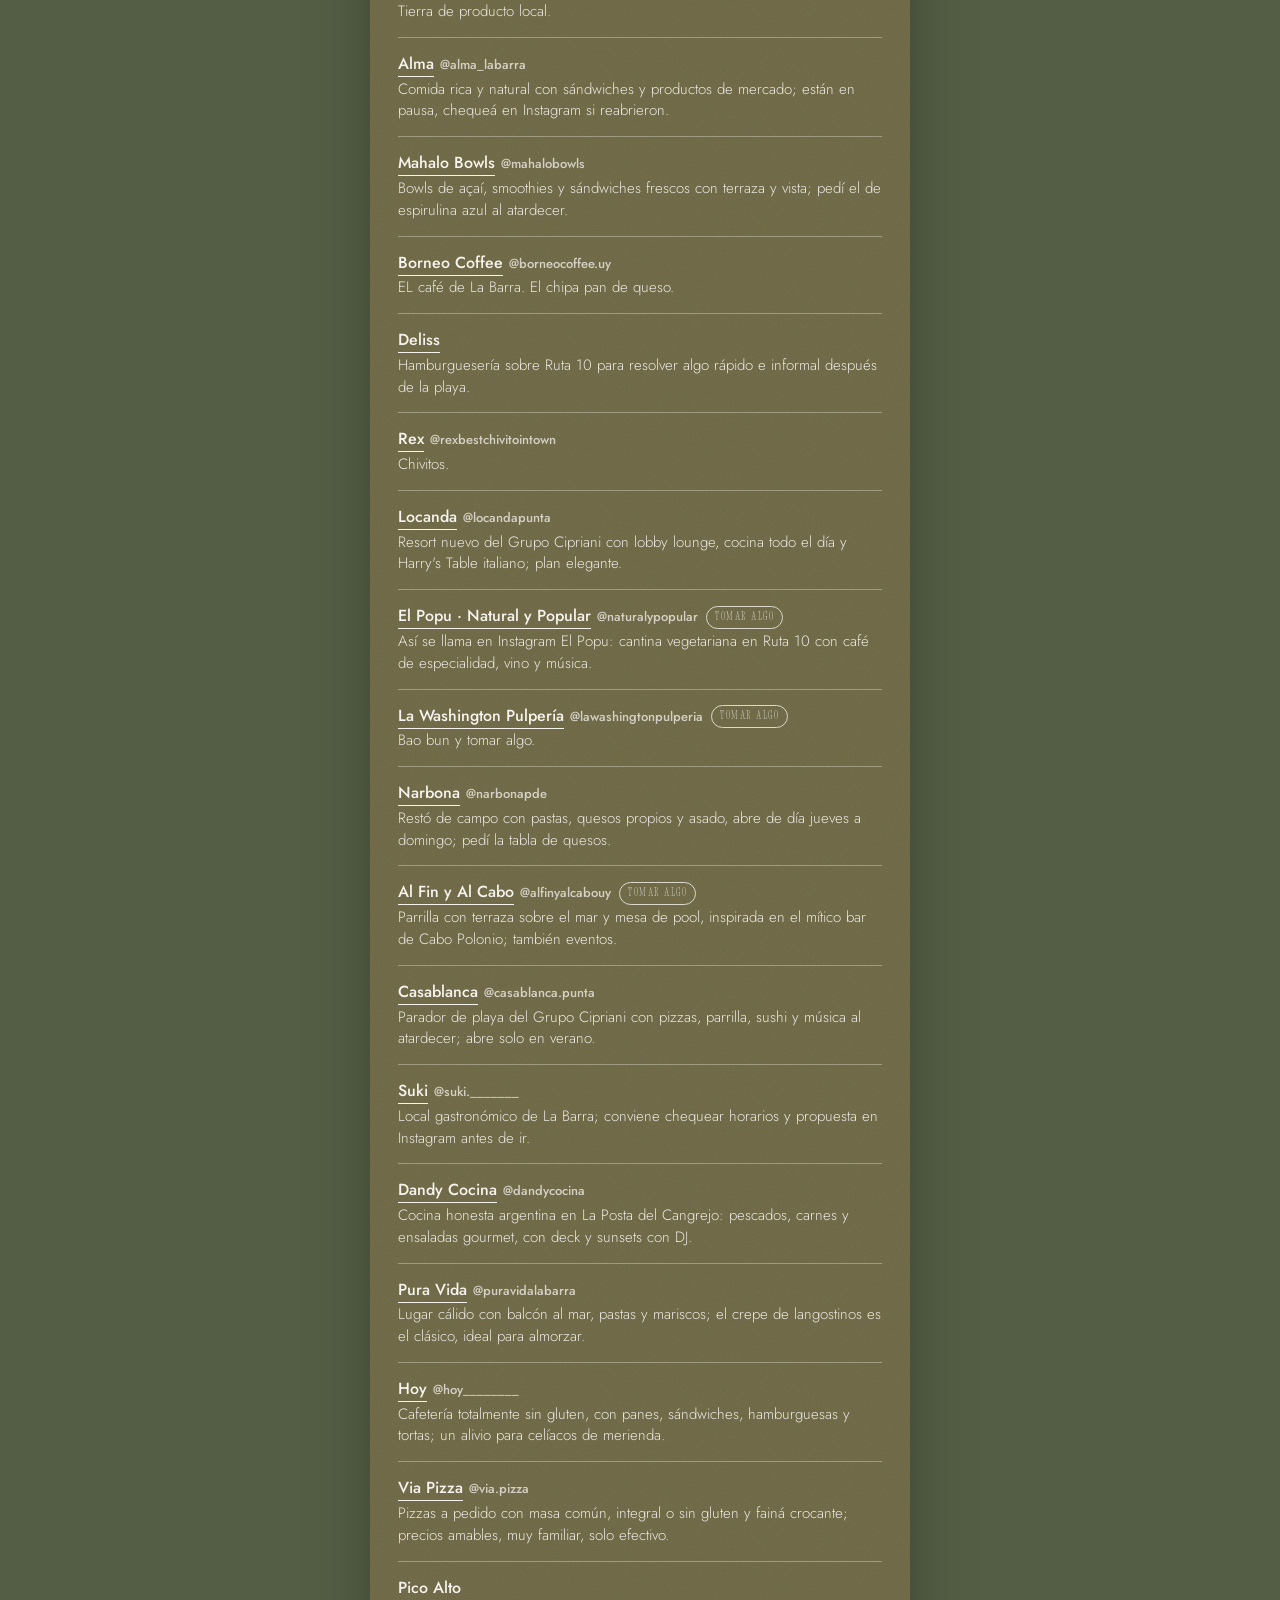
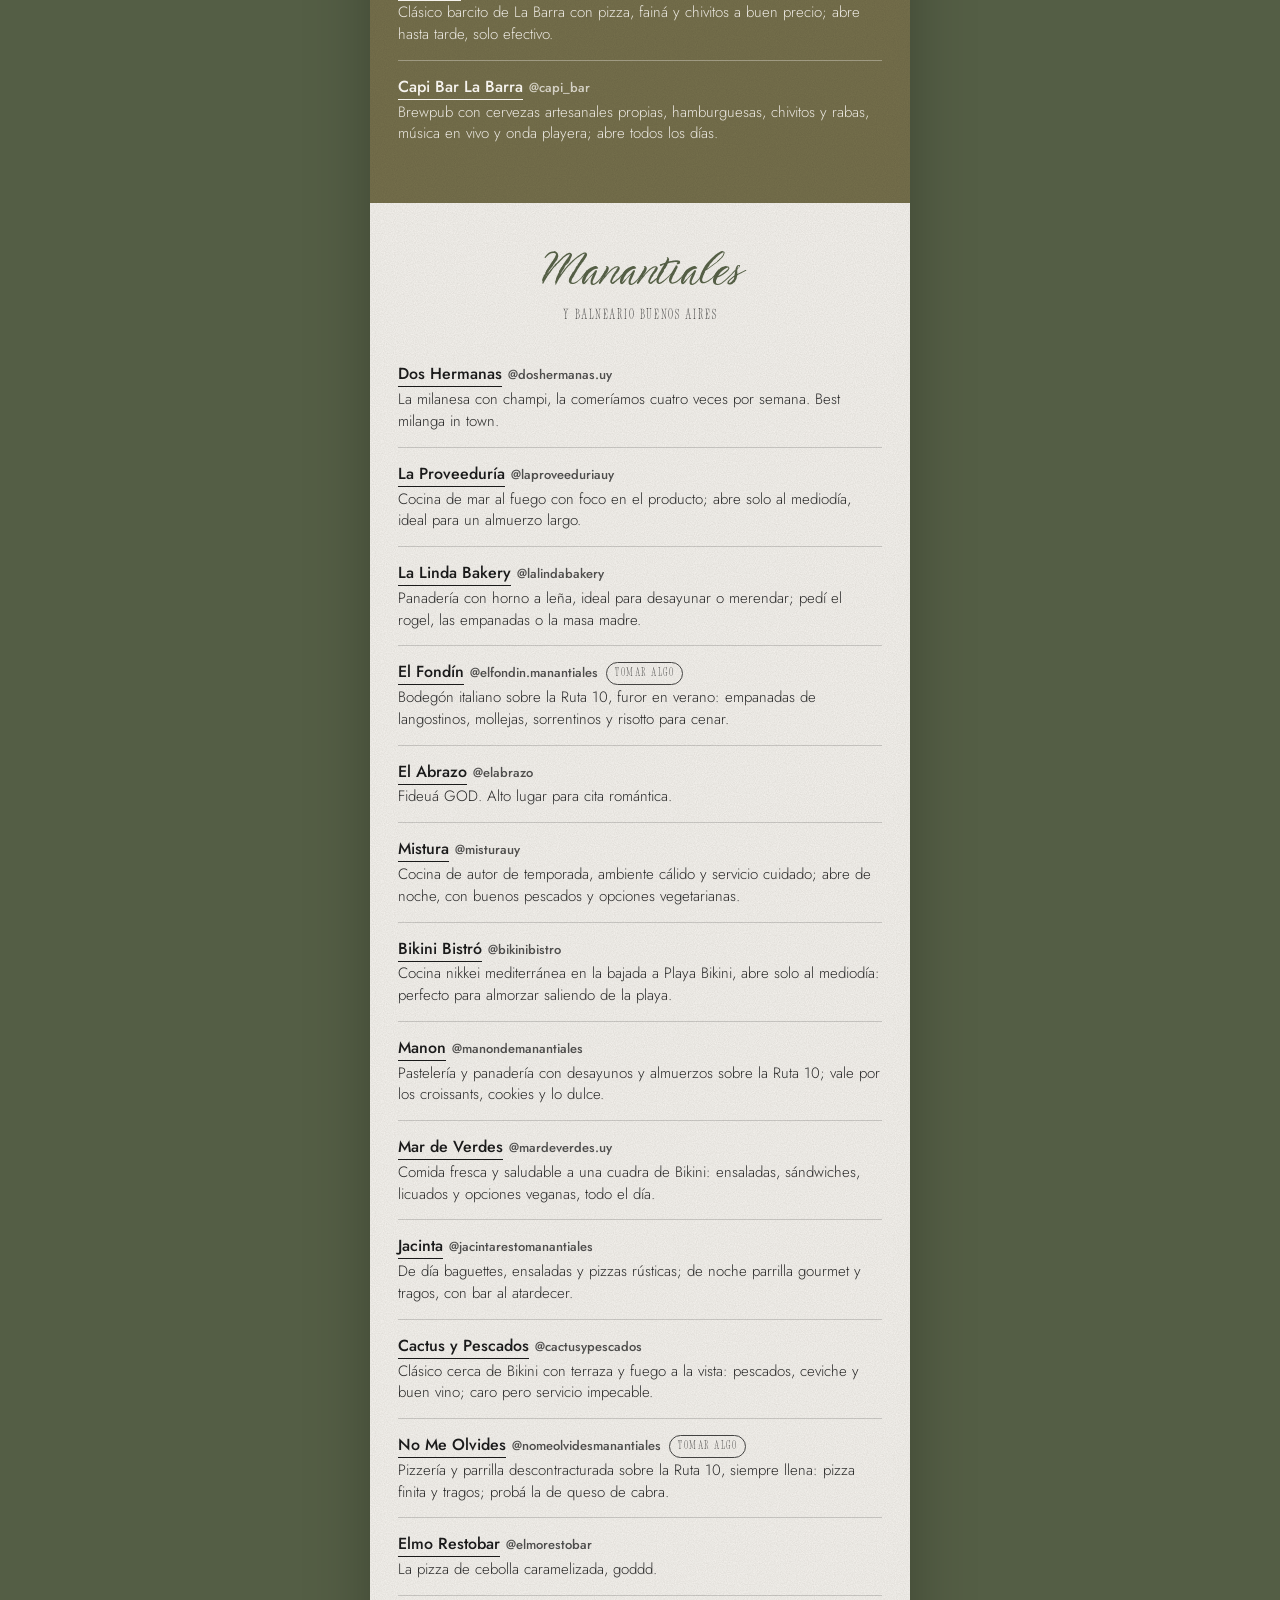
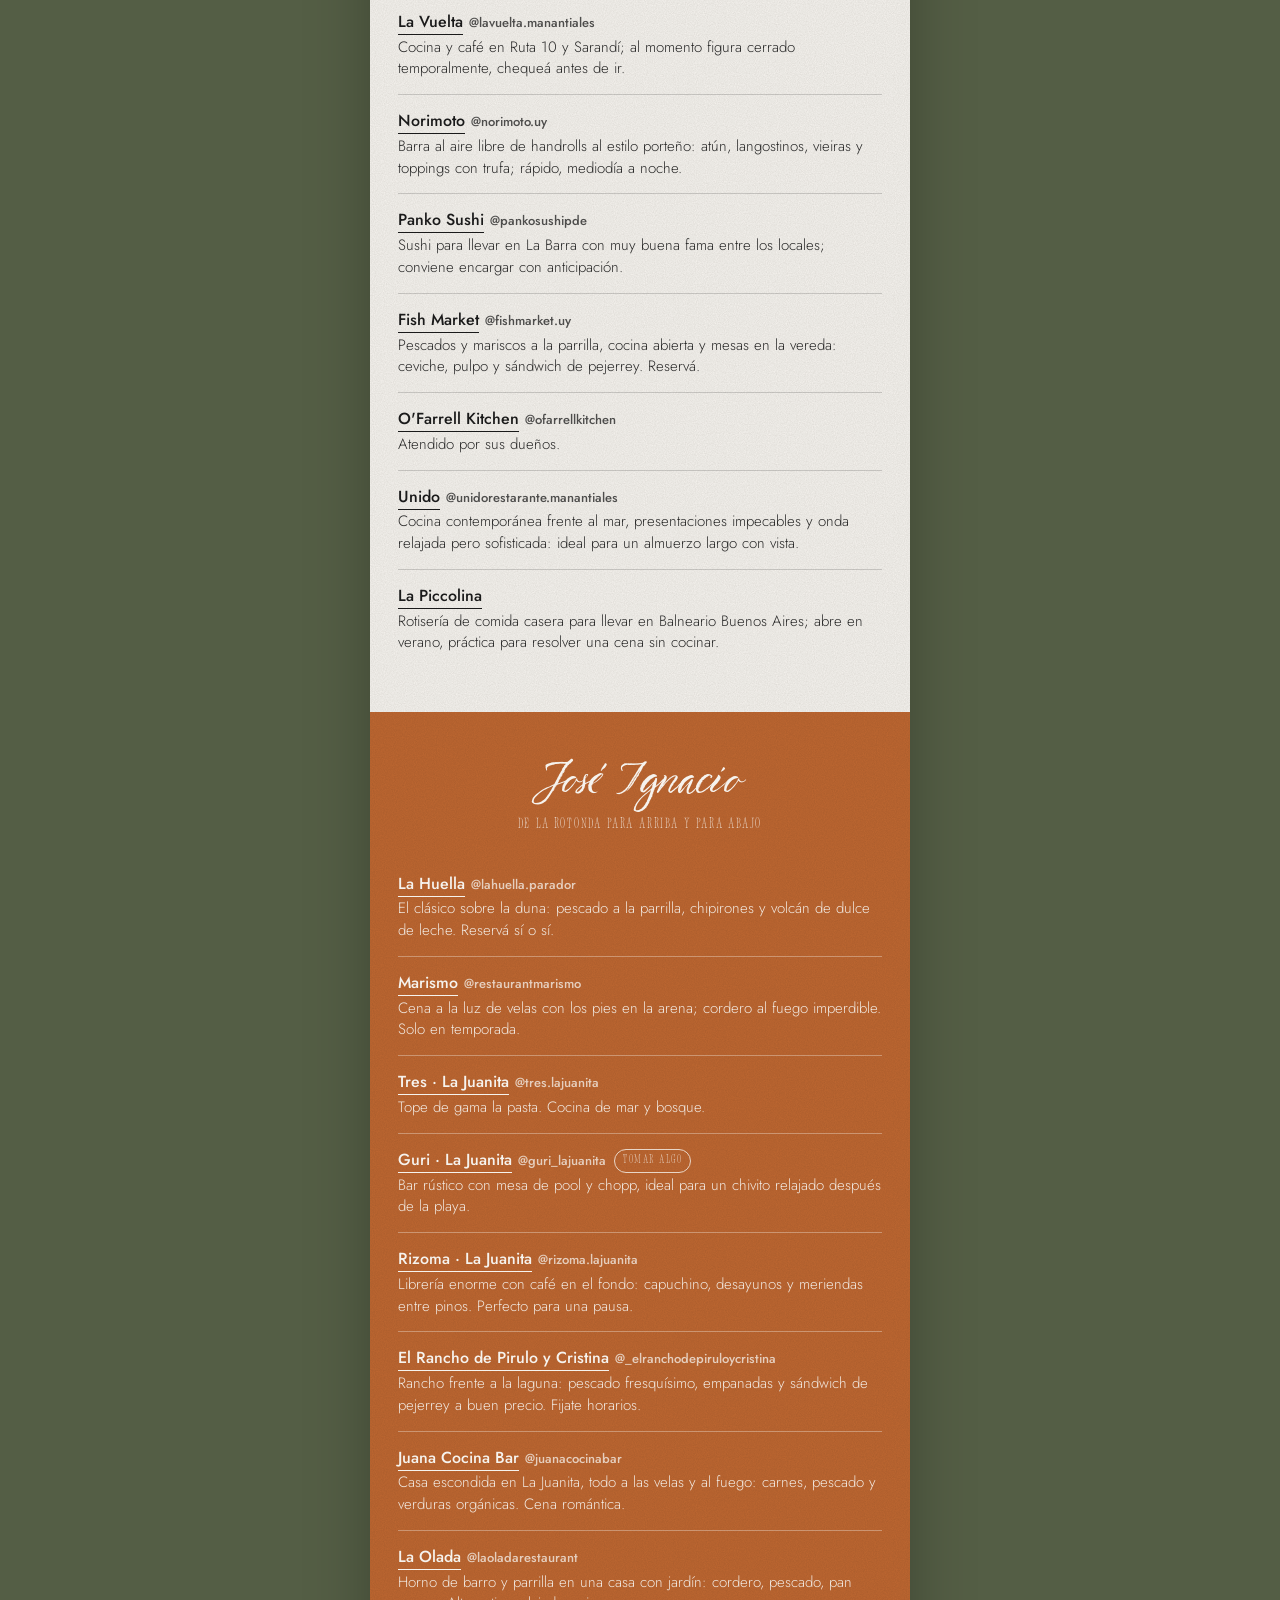
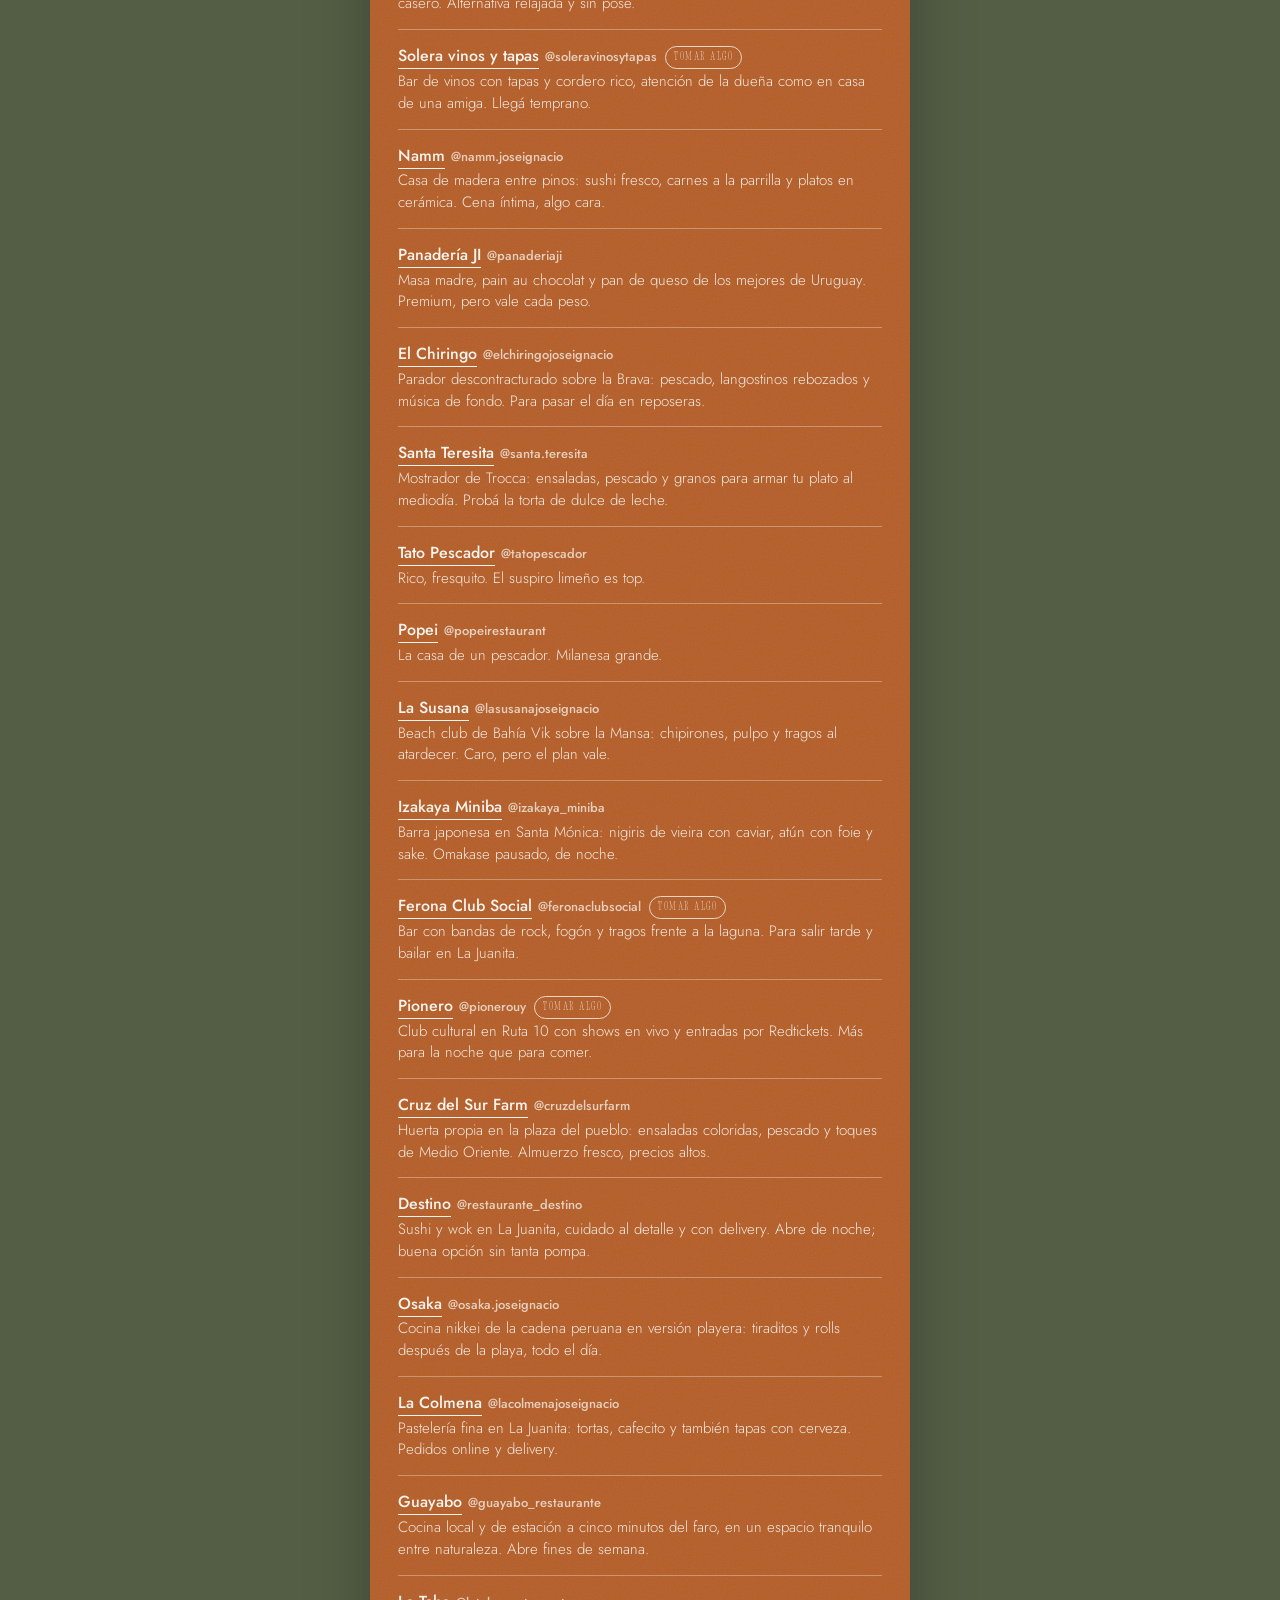
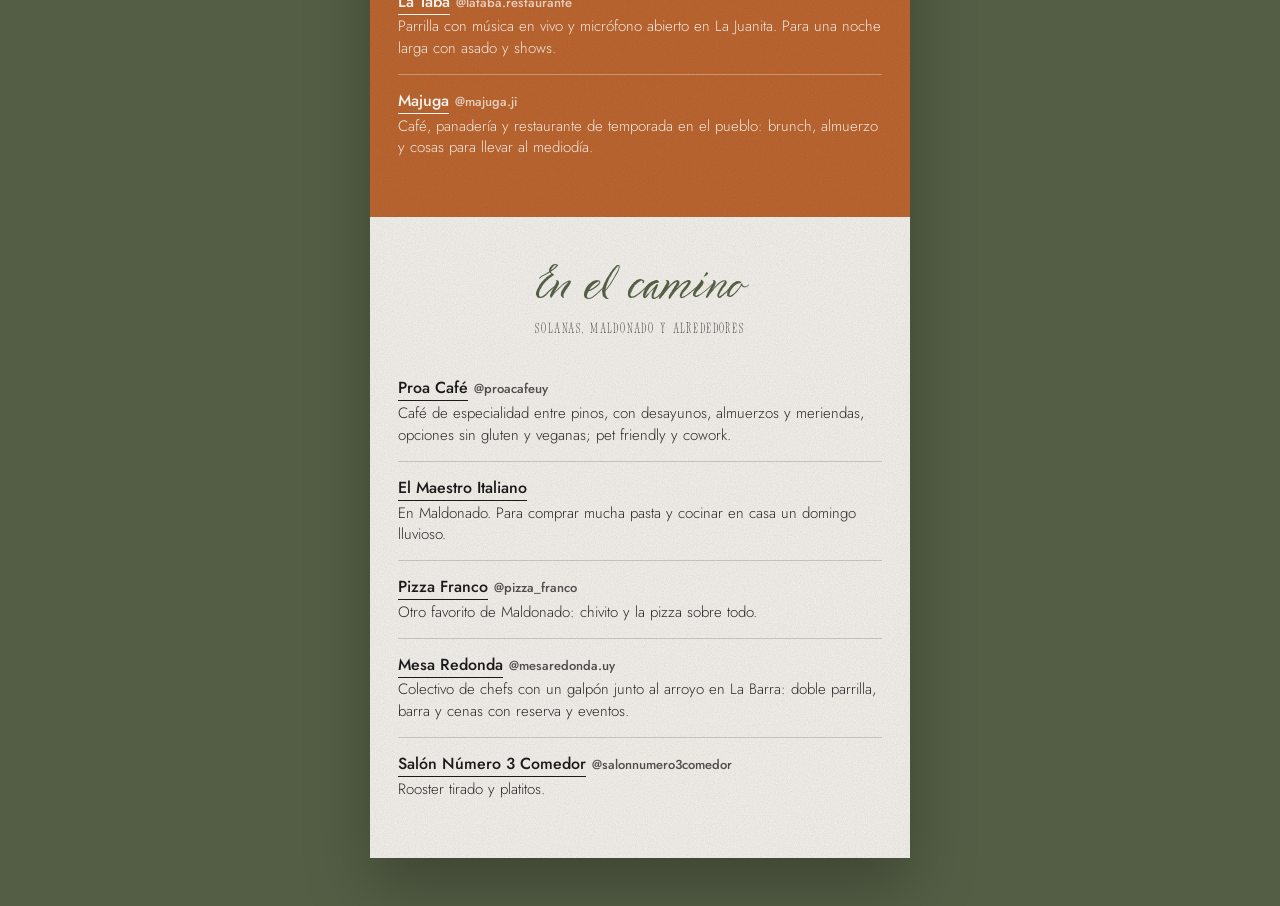
<file: travelguide/comer/index.html>
<!doctype html>
<html lang="es" data-keep-title>
<head>
<meta charset="utf-8">
<meta name="viewport" content="width=device-width, initial-scale=1">
<title>Dónde comer · Guía de las novias</title>
<meta name="description" content="Una semana en Uruguay: los piques de Mari y Dana para comer, tomar algo y salir en Punta del Este, La Barra, Manantiales y José Ignacio.">
<meta property="og:type" content="website">
<meta property="og:site_name" content="Mari &amp; Dana">
<meta property="og:url" content="https://mari-and-dana.com/travelguide/comer/">
<meta property="og:title" content="Dónde comer · Guía de las novias">
<meta property="og:description" content="Los lugares de Mari y Dana por zona: Punta del Este, La Barra, Manantiales y José Ignacio, con mapa.">
<meta property="og:image" content="https://mari-and-dana.com/img/og-comer.jpg">
<meta property="og:image:secure_url" content="https://mari-and-dana.com/img/og-comer.jpg">
<meta property="og:image:type" content="image/jpeg">
<meta property="og:image:width" content="1200">
<meta property="og:image:height" content="630">
<meta property="og:image:alt" content="Dónde comer · Guía de las novias">
<meta property="og:locale" content="es_UY">
<meta name="twitter:card" content="summary_large_image">
<meta name="twitter:title" content="Dónde comer · Guía de las novias">
<meta name="twitter:description" content="Los lugares de Mari y Dana por zona: Punta del Este, La Barra, Manantiales y José Ignacio, con mapa.">
<meta name="twitter:image" content="https://mari-and-dana.com/img/og-comer.jpg">
<link rel="preconnect" href="https://fonts.googleapis.com">
<link rel="preconnect" href="https://fonts.gstatic.com" crossorigin>
<link href="https://fonts.googleapis.com/css2?family=Italiana&family=Pinyon+Script&family=Jost:wght@300;400;500&family=Heebo:wght@300;400;500&family=Frank+Ruhl+Libre:wght@300;400&display=swap" rel="stylesheet">
<link rel="stylesheet" href="../../css/style.css">
<link rel="stylesheet" href="../guia.css?v=14">
</head>
<body>
<main class="card">
  <nav class="idiomas" aria-label="Idioma">
    <button type="button" data-lang="es" lang="es">ES</button>
    <button type="button" data-lang="pt" lang="pt-BR">PT</button>
    <button type="button" data-lang="he" lang="he">עב</button>
  </nav>

  <!-- PORTADA -->
  <header class="section section--olive guia-hero">
    <h1 class="script" data-i18n="comer_titulo">Dónde comer</h1>
    <p class="kicker display" data-i18n="guia_titulo">Guía de las novias</p>
    <figure class="foto-marco">
      <img class="foto-marco__img" src="../../img/foto-mate.jpg" alt="Mari y Dana tomando mate en la playa al atardecer">
      <svg class="foto-marco__svg" viewBox="0 0 300 400" aria-hidden="true" fill="none" stroke="currentColor" stroke-linecap="round" stroke-linejoin="round">
        <defs><g id="mono" fill="none" stroke="currentColor" stroke-width="2" stroke-linecap="round" stroke-linejoin="round">
        <path d="M0 0 C-7 -9 -16 -7 -14 -1 C-13 4 -5 3 0 0 Z"/>
        <path d="M0 0 C7 -9 16 -7 14 -1 C13 4 5 3 0 0 Z"/>
        <path d="M0 0 C-3 6 -5 10 -7 13"/><path d="M0 0 C3 6 5 10 7 13"/>
        <circle cx="0" cy="0" r="1.6" fill="currentColor"/>
      </g></defs>
        <path d="M14.0 14.0 Q23.1 11.8 32.1 14.0 Q41.2 11.8 50.3 14.0 Q59.3 11.8 68.4 14.0 Q77.5 11.8 86.5 14.0 Q95.6 11.8 104.7 14.0 Q113.7 11.8 122.8 14.0 Q131.9 11.8 140.9 14.0 Q150.0 11.8 159.1 14.0 Q168.1 11.8 177.2 14.0 Q186.3 11.8 195.3 14.0 Q204.4 11.8 213.5 14.0 Q222.5 11.8 231.6 14.0 Q240.7 11.8 249.7 14.0 Q258.8 11.8 267.9 14.0 Q276.9 11.8 286.0 14.0 Q286.0 14.0 286.0 14.0 Q288.2 23.3 286.0 32.6 Q288.2 41.9 286.0 51.2 Q288.2 60.5 286.0 69.8 Q288.2 79.1 286.0 88.4 Q288.2 97.7 286.0 107.0 Q288.2 116.3 286.0 125.6 Q288.2 134.9 286.0 144.2 Q288.2 153.5 286.0 162.8 Q288.2 172.1 286.0 181.4 Q288.2 190.7 286.0 200.0 Q288.2 209.3 286.0 218.6 Q288.2 227.9 286.0 237.2 Q288.2 246.5 286.0 255.8 Q288.2 265.1 286.0 274.4 Q288.2 283.7 286.0 293.0 Q288.2 302.3 286.0 311.6 Q288.2 320.9 286.0 330.2 Q288.2 339.5 286.0 348.8 Q288.2 358.1 286.0 367.4 Q288.2 376.7 286.0 386.0 Q286.0 386.0 286.0 386.0 Q276.9 388.2 267.9 386.0 Q258.8 388.2 249.7 386.0 Q240.7 388.2 231.6 386.0 Q222.5 388.2 213.5 386.0 Q204.4 388.2 195.3 386.0 Q186.3 388.2 177.2 386.0 Q168.1 388.2 159.1 386.0 Q150.0 388.2 140.9 386.0 Q131.9 388.2 122.8 386.0 Q113.7 388.2 104.7 386.0 Q95.6 388.2 86.5 386.0 Q77.5 388.2 68.4 386.0 Q59.3 388.2 50.3 386.0 Q41.2 388.2 32.1 386.0 Q23.1 388.2 14.0 386.0 Q14.0 386.0 14.0 386.0 Q11.8 376.7 14.0 367.4 Q11.8 358.1 14.0 348.8 Q11.8 339.5 14.0 330.2 Q11.8 320.9 14.0 311.6 Q11.8 302.3 14.0 293.0 Q11.8 283.7 14.0 274.4 Q11.8 265.1 14.0 255.8 Q11.8 246.5 14.0 237.2 Q11.8 227.9 14.0 218.6 Q11.8 209.3 14.0 200.0 Q11.8 190.7 14.0 181.4 Q11.8 172.1 14.0 162.8 Q11.8 153.5 14.0 144.2 Q11.8 134.9 14.0 125.6 Q11.8 116.3 14.0 107.0 Q11.8 97.7 14.0 88.4 Q11.8 79.1 14.0 69.8 Q11.8 60.5 14.0 51.2 Q11.8 41.9 14.0 32.6 Q11.8 23.3 14.0 14.0 Z" stroke-width="2"/>
        <path d="M24.0 24.0 Q32.4 22.0 40.8 24.0 Q49.2 22.0 57.6 24.0 Q66.0 22.0 74.4 24.0 Q82.8 22.0 91.2 24.0 Q99.6 22.0 108.0 24.0 Q116.4 22.0 124.8 24.0 Q133.2 22.0 141.6 24.0 Q150.0 22.0 158.4 24.0 Q166.8 22.0 175.2 24.0 Q183.6 22.0 192.0 24.0 Q200.4 22.0 208.8 24.0 Q217.2 22.0 225.6 24.0 Q234.0 22.0 242.4 24.0 Q250.8 22.0 259.2 24.0 Q267.6 22.0 276.0 24.0 Q276.0 24.0 276.0 24.0 Q277.9 32.0 276.0 40.0 Q277.9 48.0 276.0 56.0 Q277.9 64.0 276.0 72.0 Q277.9 80.0 276.0 88.0 Q277.9 96.0 276.0 104.0 Q277.9 112.0 276.0 120.0 Q277.9 128.0 276.0 136.0 Q277.9 144.0 276.0 152.0 Q277.9 160.0 276.0 168.0 Q277.9 176.0 276.0 184.0 Q277.9 192.0 276.0 200.0 Q277.9 208.0 276.0 216.0 Q277.9 224.0 276.0 232.0 Q277.9 240.0 276.0 248.0 Q277.9 256.0 276.0 264.0 Q277.9 272.0 276.0 280.0 Q277.9 288.0 276.0 296.0 Q277.9 304.0 276.0 312.0 Q277.9 320.0 276.0 328.0 Q277.9 336.0 276.0 344.0 Q277.9 352.0 276.0 360.0 Q277.9 368.0 276.0 376.0 Q276.0 376.0 276.0 376.0 Q267.6 378.0 259.2 376.0 Q250.8 378.0 242.4 376.0 Q234.0 378.0 225.6 376.0 Q217.2 378.0 208.8 376.0 Q200.4 378.0 192.0 376.0 Q183.6 378.0 175.2 376.0 Q166.8 378.0 158.4 376.0 Q150.0 378.0 141.6 376.0 Q133.2 378.0 124.8 376.0 Q116.4 378.0 108.0 376.0 Q99.6 378.0 91.2 376.0 Q82.8 378.0 74.4 376.0 Q66.0 378.0 57.6 376.0 Q49.2 378.0 40.8 376.0 Q32.4 378.0 24.0 376.0 Q24.0 376.0 24.0 376.0 Q22.1 368.0 24.0 360.0 Q22.1 352.0 24.0 344.0 Q22.1 336.0 24.0 328.0 Q22.1 320.0 24.0 312.0 Q22.1 304.0 24.0 296.0 Q22.1 288.0 24.0 280.0 Q22.1 272.0 24.0 264.0 Q22.1 256.0 24.0 248.0 Q22.1 240.0 24.0 232.0 Q22.1 224.0 24.0 216.0 Q22.1 208.0 24.0 200.0 Q22.1 192.0 24.0 184.0 Q22.1 176.0 24.0 168.0 Q22.1 160.0 24.0 152.0 Q22.1 144.0 24.0 136.0 Q22.1 128.0 24.0 120.0 Q22.1 112.0 24.0 104.0 Q22.1 96.0 24.0 88.0 Q22.1 80.0 24.0 72.0 Q22.1 64.0 24.0 56.0 Q22.1 48.0 24.0 40.0 Q22.1 32.0 24.0 24.0 Z" stroke-width="1.2" stroke-dasharray="3 4" opacity=".7"/>
        <use href="#mono" x="14" y="14" transform="rotate(-45 14 14)"/>
        <use href="#mono" x="286" y="14" transform="rotate(45 286 14)"/>
        <use href="#mono" x="286" y="386" transform="rotate(135 286 386)"/>
        <use href="#mono" x="14" y="386" transform="rotate(-135 14 386)"/>
      </svg>
    </figure>
    <p class="body" data-i18n="guia_intro">Nuestros lugares para comer, tomar algo y pasar el día.</p>
    <a class="btn btn--paper" href="../" data-keep-lang="../" data-i18n="comer_volver">Volver a la guía</a>
  </header>

  <!-- ÍNDICE -->
  <section class="section section--tight destino destino--centro comer-tip">
    <aside class="tip">
      <svg class="tip__arrow" viewBox="0 0 50 80" fill="none" stroke="currentColor" stroke-width="2" stroke-linecap="round" stroke-linejoin="round" aria-hidden="true"><path d="M14 4 C4 24 6 48 26 70"/><path d="M14 64 L26 71 L30 58"/></svg>
      <p class="tip__label script" data-i18n="tip_label">tip de las novias</p>
      <p class="tip__text" data-i18n="comer_tip">Comidas que tenés que probar sí o sí: chivito, asado, bizcochos, medialunas calentitas, sándwiches de miga, torta frita, alfajores y cualquier cosa con dulce de leche.</p>
    </aside>
  </section>

  <nav class="section section--tight zonas" aria-label="Zonas">
    <p class="body muted small zonas__titulo" data-i18n="guia_zonas">Elegí una zona</p>
    <div class="chips" id="chips"></div>
    <a class="btn btn-mapa" id="btn-mapa-todos" href="#" target="_blank" rel="noopener" hidden data-i18n="guia_mapa_todos">Ver en mapa</a>
  </nav>

  <!-- ZONAS (se arman desde piques.js) -->
  <div id="zonas"></div>

</main>

<nav class="flotante" id="flotante" aria-label="Navegación rápida" hidden>
  <a href="#top" class="flotante__btn" data-accion="inicio" data-i18n="guia_inicio">Volver al inicio</a>
  <a href="../../" data-keep-lang="../../" class="flotante__btn" data-i18n="guia_volver">Volver a la invitación</a>
</nav>

<script src="../../js/i18n.js"></script>
<script src="../piques.js?v=3"></script>
<script src="../guia.js"></script>
<script src="../flotante.js"></script>
</body>
</html>
</file>
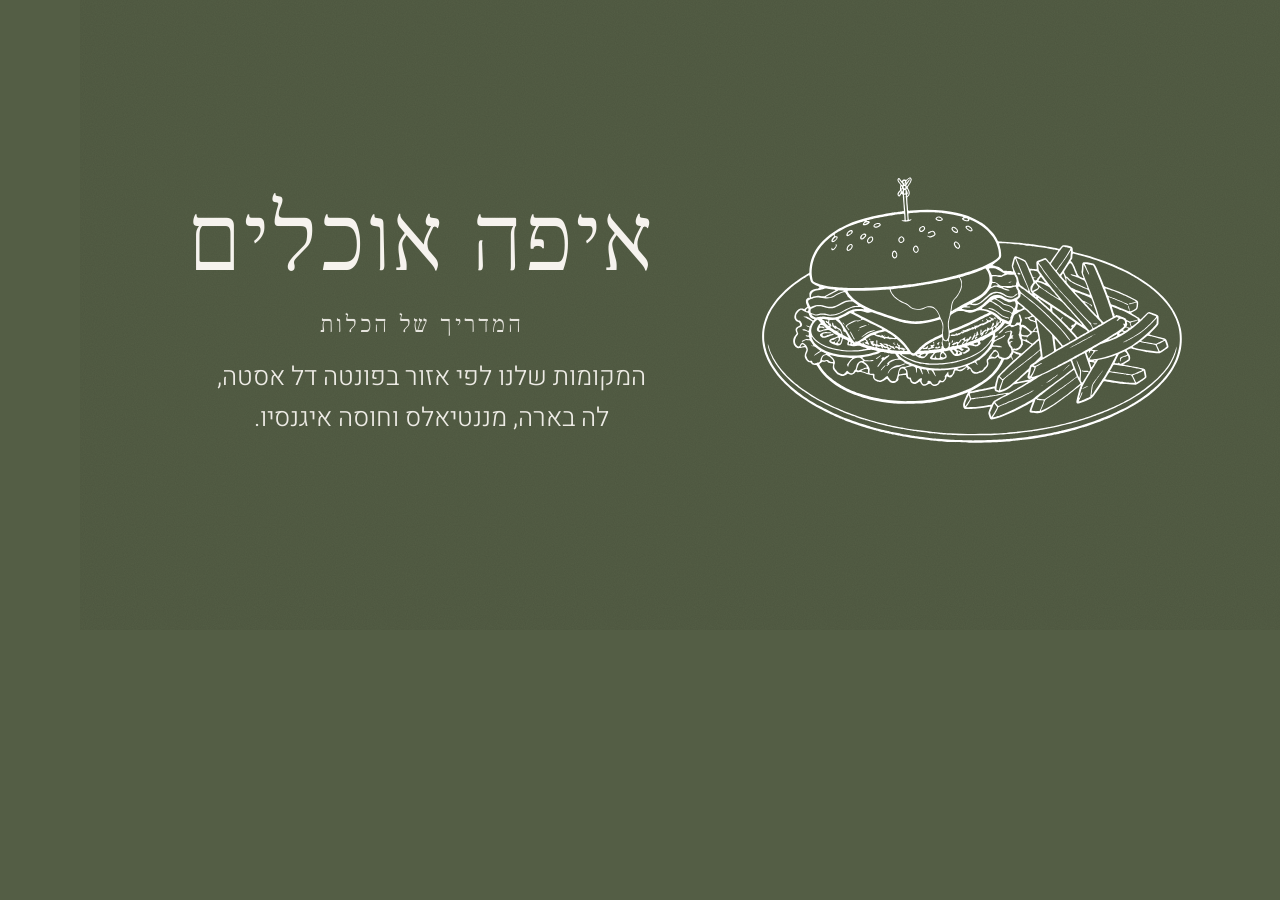
<file: og-plantillas/og-comer-he.html>
<!doctype html><html lang="he" dir="rtl"><head><meta charset="utf-8">
<link href="https://fonts.googleapis.com/css2?family=Jost:wght@300;400&family=Heebo:wght@300;400&family=Frank+Ruhl+Libre:wght@300;400&display=swap" rel="stylesheet">
<link rel="stylesheet" href="../css/style.css">
<style>
  html,body{margin:0;width:1200px;height:630px;overflow:hidden}
  body{background:#545E45;position:relative}
  body::before{content:"";position:absolute;inset:0;background-image:var(--grain);opacity:.9}
  .og{position:relative;width:1200px;height:630px;display:grid;grid-template-columns:1fr 1.1fr;align-items:center;color:var(--paper);padding:0 80px;box-sizing:border-box;gap:40px}
  .og img{width:100%;height:auto;display:block;filter:invert(1) brightness(1.02)}
  .t{text-align:center}
  .script{font-family:var(--script);font-size:110px;line-height:1;margin:0 0 18px;color:var(--paper)}
  .kicker{font-family:var(--display);font-size:30px;letter-spacing:.22em;text-transform:uppercase;margin:0 0 10px}
  .kicker.sm{font-size:24px;opacity:.9}
  .body{font-family:var(--body);font-weight:300;font-size:26px;margin:14px 0 0;opacity:.95}
  .foto{position:relative;width:360px;aspect-ratio:3/4;margin:0 auto;transform:rotate(-1.5deg)}
  .foto img{position:absolute;inset:11.5%;width:77%;height:77%;object-fit:cover;filter:sepia(.12) saturate(.95);border-radius:2px}
  .foto .m{position:absolute;inset:0;width:100%;height:100%;filter:invert(1) brightness(1.02)}
  html[dir=rtl] .script{font-family:"Frank Ruhl Libre",serif;font-weight:300;font-size:96px;letter-spacing:.02em}
  html[dir=rtl] .kicker{font-family:"Frank Ruhl Libre",serif;letter-spacing:.12em}
  html[dir=rtl] .body{font-family:Heebo,sans-serif}
</style></head><body><div class="og">
       <img src="../img/chivito.svg" style="width:94%">
       <div class="t"><p class="script">איפה אוכלים</p><p class="kicker sm">המדריך של הכלות</p><p class="body">המקומות שלנו לפי אזור בפונטה דל אסטה,<br>לה בארה, מננטיאלס וחוסה איגנסיו.</p></div></div></body></html>
</file>
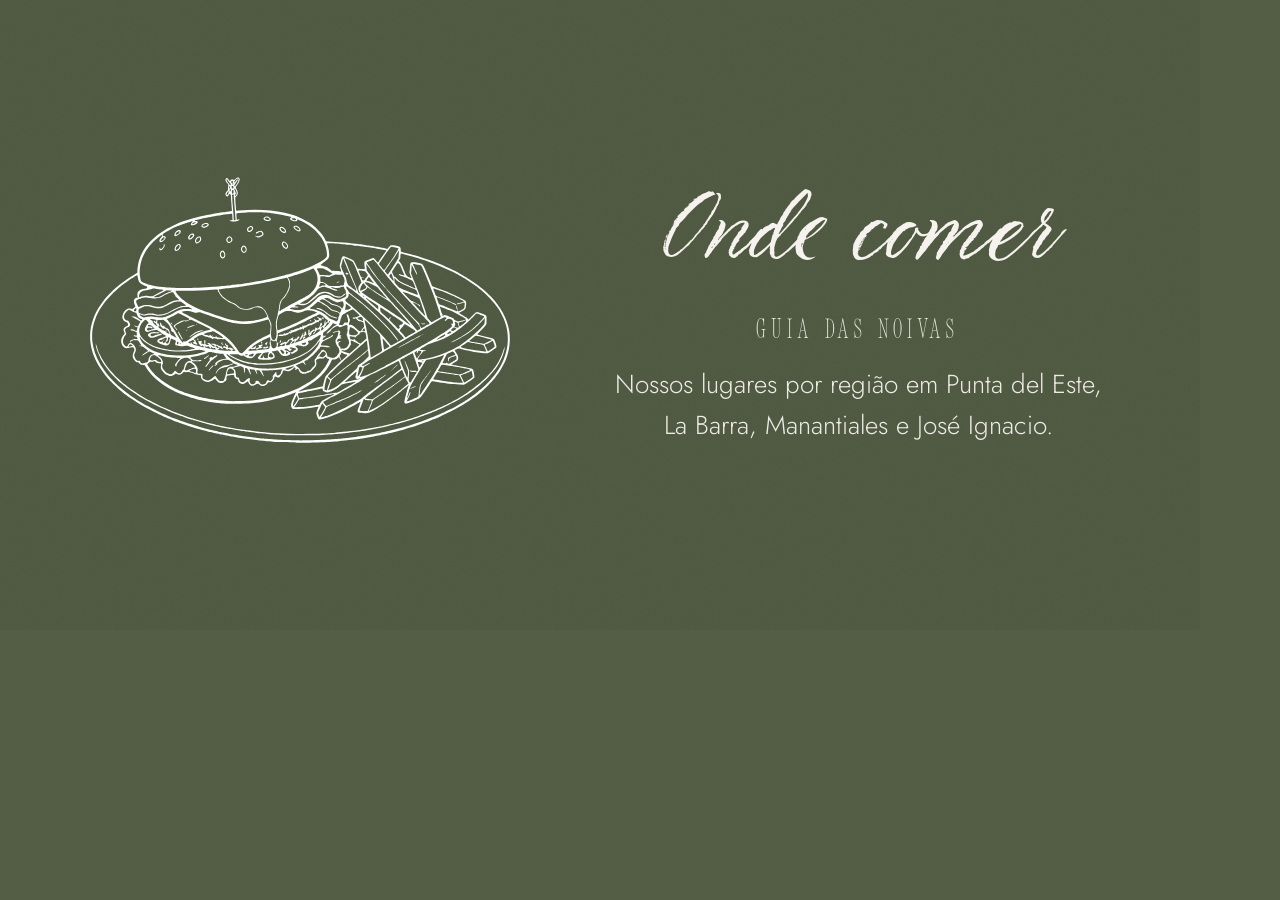
<file: og-plantillas/og-comer-pt.html>
<!doctype html><html lang="pt" dir="ltr"><head><meta charset="utf-8">
<link href="https://fonts.googleapis.com/css2?family=Jost:wght@300;400&family=Heebo:wght@300;400&family=Frank+Ruhl+Libre:wght@300;400&display=swap" rel="stylesheet">
<link rel="stylesheet" href="../css/style.css">
<style>
  html,body{margin:0;width:1200px;height:630px;overflow:hidden}
  body{background:#545E45;position:relative}
  body::before{content:"";position:absolute;inset:0;background-image:var(--grain);opacity:.9}
  .og{position:relative;width:1200px;height:630px;display:grid;grid-template-columns:1fr 1.1fr;align-items:center;color:var(--paper);padding:0 80px;box-sizing:border-box;gap:40px}
  .og img{width:100%;height:auto;display:block;filter:invert(1) brightness(1.02)}
  .t{text-align:center}
  .script{font-family:var(--script);font-size:110px;line-height:1;margin:0 0 18px;color:var(--paper)}
  .kicker{font-family:var(--display);font-size:30px;letter-spacing:.22em;text-transform:uppercase;margin:0 0 10px}
  .kicker.sm{font-size:24px;opacity:.9}
  .body{font-family:var(--body);font-weight:300;font-size:26px;margin:14px 0 0;opacity:.95}
  .foto{position:relative;width:360px;aspect-ratio:3/4;margin:0 auto;transform:rotate(-1.5deg)}
  .foto img{position:absolute;inset:11.5%;width:77%;height:77%;object-fit:cover;filter:sepia(.12) saturate(.95);border-radius:2px}
  .foto .m{position:absolute;inset:0;width:100%;height:100%;filter:invert(1) brightness(1.02)}
  html[dir=rtl] .script{font-family:"Frank Ruhl Libre",serif;font-weight:300;font-size:96px;letter-spacing:.02em}
  html[dir=rtl] .kicker{font-family:"Frank Ruhl Libre",serif;letter-spacing:.12em}
  html[dir=rtl] .body{font-family:Heebo,sans-serif}
</style></head><body><div class="og">
       <img src="../img/chivito.svg" style="width:94%">
       <div class="t"><p class="script">Onde comer</p><p class="kicker sm">Guia das noivas</p><p class="body">Nossos lugares por região em Punta del Este,<br>La Barra, Manantiales e José Ignacio.</p></div></div></body></html>
</file>
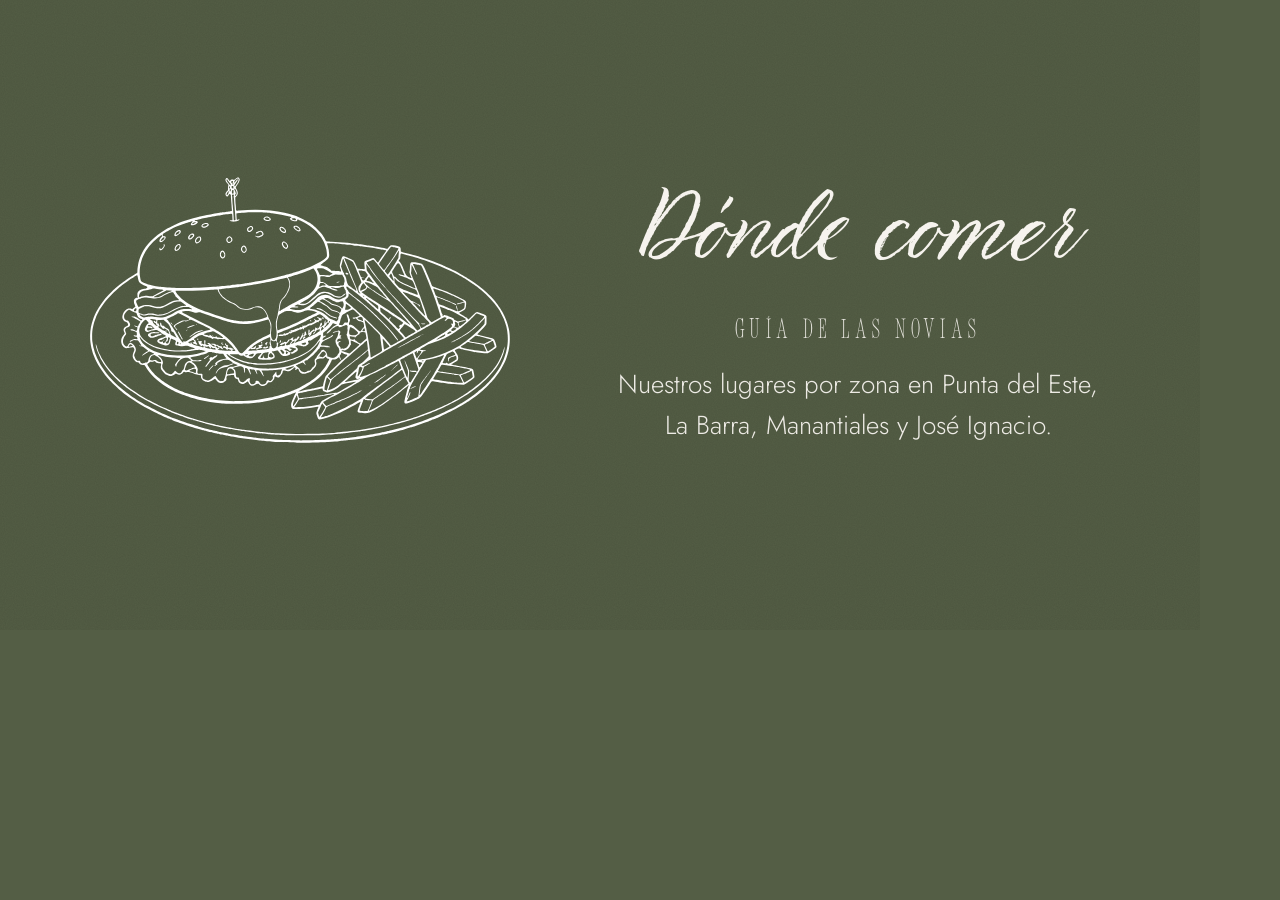
<file: og-plantillas/og-comer.html>
<!doctype html><html lang="es" dir="ltr"><head><meta charset="utf-8">
<link href="https://fonts.googleapis.com/css2?family=Jost:wght@300;400&family=Heebo:wght@300;400&family=Frank+Ruhl+Libre:wght@300;400&display=swap" rel="stylesheet">
<link rel="stylesheet" href="../css/style.css">
<style>
  html,body{margin:0;width:1200px;height:630px;overflow:hidden}
  body{background:#545E45;position:relative}
  body::before{content:"";position:absolute;inset:0;background-image:var(--grain);opacity:.9}
  .og{position:relative;width:1200px;height:630px;display:grid;grid-template-columns:1fr 1.1fr;align-items:center;color:var(--paper);padding:0 80px;box-sizing:border-box;gap:40px}
  .og img{width:100%;height:auto;display:block;filter:invert(1) brightness(1.02)}
  .t{text-align:center}
  .script{font-family:var(--script);font-size:110px;line-height:1;margin:0 0 18px;color:var(--paper)}
  .kicker{font-family:var(--display);font-size:30px;letter-spacing:.22em;text-transform:uppercase;margin:0 0 10px}
  .kicker.sm{font-size:24px;opacity:.9}
  .body{font-family:var(--body);font-weight:300;font-size:26px;margin:14px 0 0;opacity:.95}
  .foto{position:relative;width:360px;aspect-ratio:3/4;margin:0 auto;transform:rotate(-1.5deg)}
  .foto img{position:absolute;inset:11.5%;width:77%;height:77%;object-fit:cover;filter:sepia(.12) saturate(.95);border-radius:2px}
  .foto .m{position:absolute;inset:0;width:100%;height:100%;filter:invert(1) brightness(1.02)}
  html[dir=rtl] .script{font-family:"Frank Ruhl Libre",serif;font-weight:300;font-size:96px;letter-spacing:.02em}
  html[dir=rtl] .kicker{font-family:"Frank Ruhl Libre",serif;letter-spacing:.12em}
  html[dir=rtl] .body{font-family:Heebo,sans-serif}
</style></head><body><div class="og">
       <img src="../img/chivito.svg" style="width:94%">
       <div class="t"><p class="script">Dónde comer</p><p class="kicker sm">Guía de las novias</p><p class="body">Nuestros lugares por zona en Punta del Este,<br>La Barra, Manantiales y José Ignacio.</p></div></div></body></html>
</file>
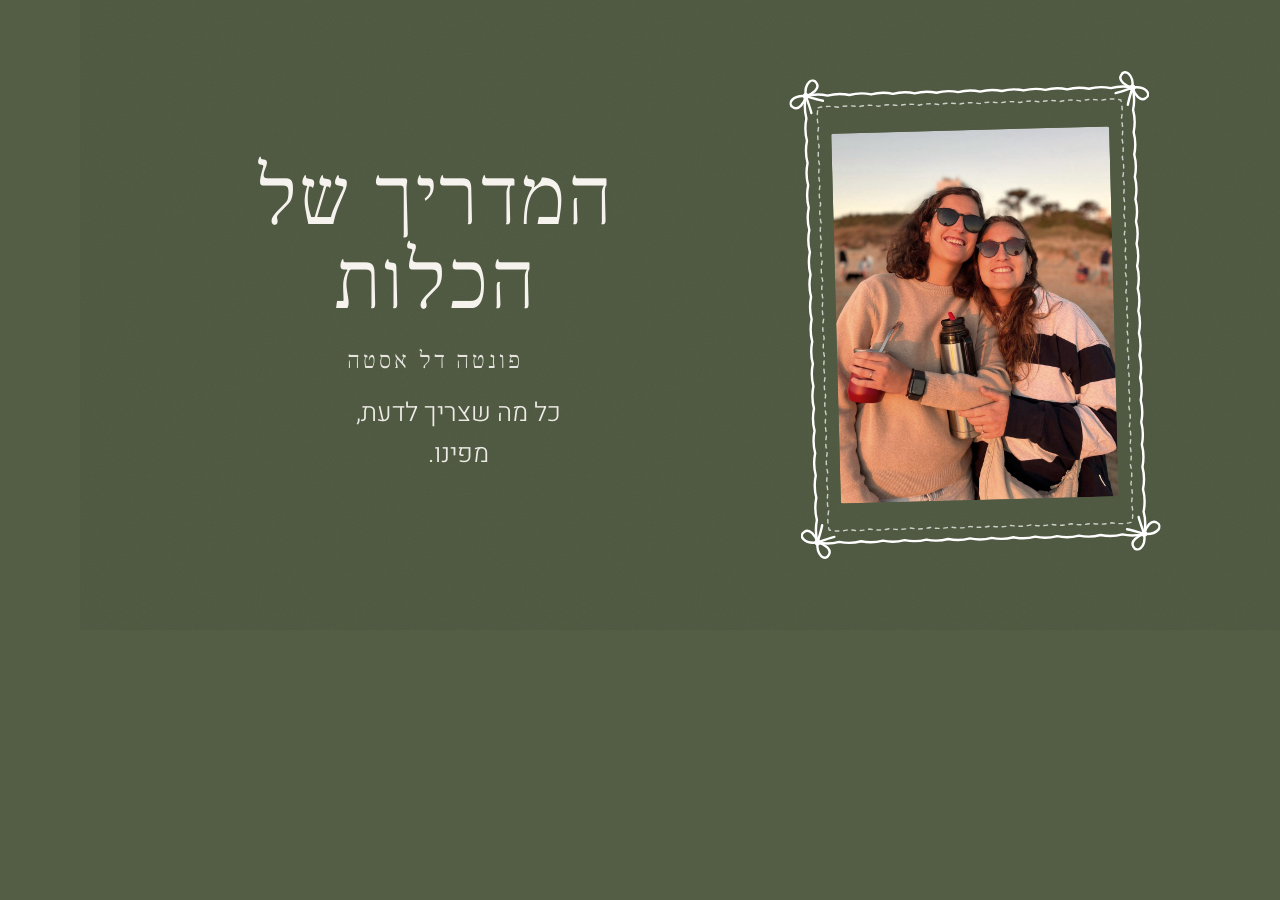
<file: og-plantillas/og-guia-he.html>
<!doctype html><html lang="he" dir="rtl"><head><meta charset="utf-8">
<link href="https://fonts.googleapis.com/css2?family=Jost:wght@300;400&family=Heebo:wght@300;400&family=Frank+Ruhl+Libre:wght@300;400&display=swap" rel="stylesheet">
<link rel="stylesheet" href="../css/style.css">
<style>
  html,body{margin:0;width:1200px;height:630px;overflow:hidden}
  body{background:#545E45;position:relative}
  body::before{content:"";position:absolute;inset:0;background-image:var(--grain);opacity:.9}
  .og{position:relative;width:1200px;height:630px;display:grid;grid-template-columns:.9fr 1.1fr;align-items:center;color:var(--paper);padding:0 80px;box-sizing:border-box;gap:40px}
  .og img{width:100%;height:auto;display:block;filter:invert(1) brightness(1.02)}
  .t{text-align:center}
  .script{font-family:var(--script);font-size:96px;line-height:1;margin:0 0 18px;color:var(--paper)}
  .kicker{font-family:var(--display);font-size:30px;letter-spacing:.22em;text-transform:uppercase;margin:0 0 10px}
  .kicker.sm{font-size:24px;opacity:.9}
  .body{font-family:var(--body);font-weight:300;font-size:26px;margin:14px 0 0;opacity:.95}
  .foto{position:relative;width:360px;aspect-ratio:3/4;margin:0 auto;transform:rotate(-1.5deg)}
  .foto img{position:absolute;inset:11.5%;width:77%;height:77%;object-fit:cover;filter:sepia(.12) saturate(.95);border-radius:2px}
  .foto .m{position:absolute;inset:0;width:100%;height:100%;filter:invert(1) brightness(1.02)}
  html[dir=rtl] .script{font-family:"Frank Ruhl Libre",serif;font-weight:300;font-size:84px;letter-spacing:.02em}
  html[dir=rtl] .kicker{font-family:"Frank Ruhl Libre",serif;letter-spacing:.12em}
  html[dir=rtl] .body{font-family:Heebo,sans-serif}
</style></head><body><div class="og">
       <div class="foto"><img src="../img/foto-mate.jpg"><img class="m" src="../img/marco-foto.svg"></div>
       <div class="t"><p class="script">המדריך של הכלות</p><p class="kicker sm">פונטה דל אסטה</p><p class="body">כל מה שצריך לדעת,<br>מפינו.</p></div></div></body></html>
</file>
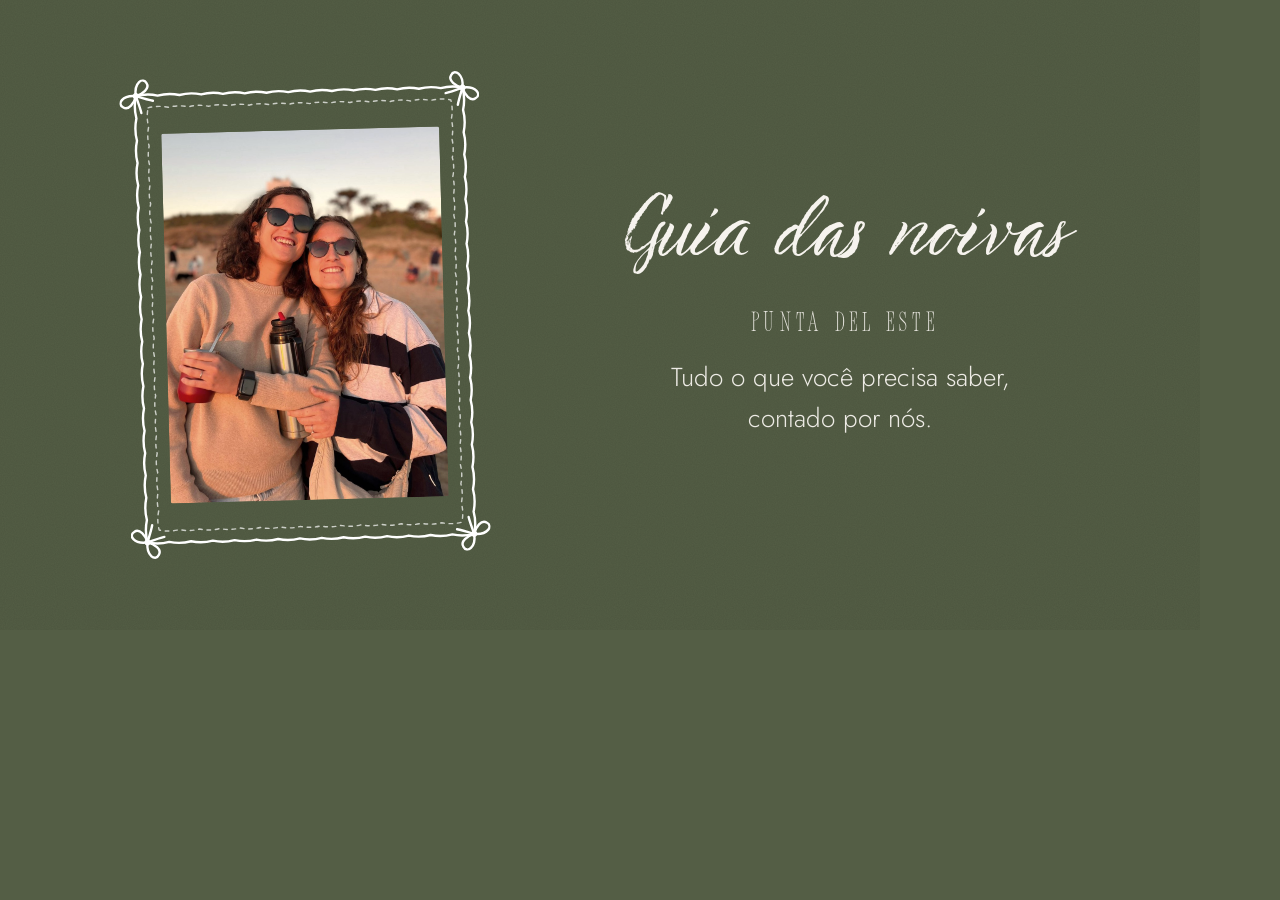
<file: og-plantillas/og-guia-pt.html>
<!doctype html><html lang="pt" dir="ltr"><head><meta charset="utf-8">
<link href="https://fonts.googleapis.com/css2?family=Jost:wght@300;400&family=Heebo:wght@300;400&family=Frank+Ruhl+Libre:wght@300;400&display=swap" rel="stylesheet">
<link rel="stylesheet" href="../css/style.css">
<style>
  html,body{margin:0;width:1200px;height:630px;overflow:hidden}
  body{background:#545E45;position:relative}
  body::before{content:"";position:absolute;inset:0;background-image:var(--grain);opacity:.9}
  .og{position:relative;width:1200px;height:630px;display:grid;grid-template-columns:.9fr 1.1fr;align-items:center;color:var(--paper);padding:0 80px;box-sizing:border-box;gap:40px}
  .og img{width:100%;height:auto;display:block;filter:invert(1) brightness(1.02)}
  .t{text-align:center}
  .script{font-family:var(--script);font-size:96px;line-height:1;margin:0 0 18px;color:var(--paper)}
  .kicker{font-family:var(--display);font-size:30px;letter-spacing:.22em;text-transform:uppercase;margin:0 0 10px}
  .kicker.sm{font-size:24px;opacity:.9}
  .body{font-family:var(--body);font-weight:300;font-size:26px;margin:14px 0 0;opacity:.95}
  .foto{position:relative;width:360px;aspect-ratio:3/4;margin:0 auto;transform:rotate(-1.5deg)}
  .foto img{position:absolute;inset:11.5%;width:77%;height:77%;object-fit:cover;filter:sepia(.12) saturate(.95);border-radius:2px}
  .foto .m{position:absolute;inset:0;width:100%;height:100%;filter:invert(1) brightness(1.02)}
  html[dir=rtl] .script{font-family:"Frank Ruhl Libre",serif;font-weight:300;font-size:84px;letter-spacing:.02em}
  html[dir=rtl] .kicker{font-family:"Frank Ruhl Libre",serif;letter-spacing:.12em}
  html[dir=rtl] .body{font-family:Heebo,sans-serif}
</style></head><body><div class="og">
       <div class="foto"><img src="../img/foto-mate.jpg"><img class="m" src="../img/marco-foto.svg"></div>
       <div class="t"><p class="script">Guia das noivas</p><p class="kicker sm">Punta del Este</p><p class="body">Tudo o que você precisa saber,<br>contado por nós.</p></div></div></body></html>
</file>
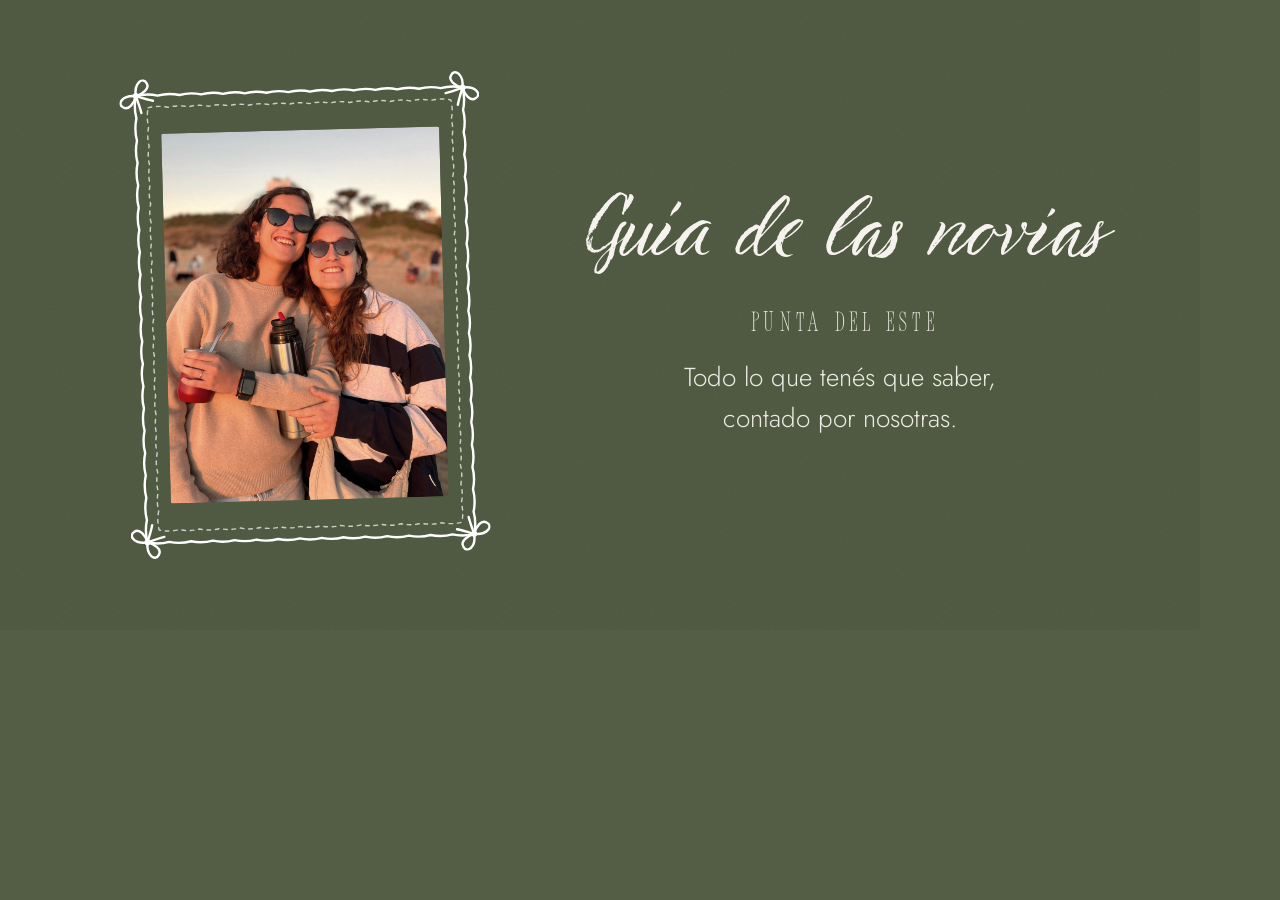
<file: og-plantillas/og-guia.html>
<!doctype html><html lang="es" dir="ltr"><head><meta charset="utf-8">
<link href="https://fonts.googleapis.com/css2?family=Jost:wght@300;400&family=Heebo:wght@300;400&family=Frank+Ruhl+Libre:wght@300;400&display=swap" rel="stylesheet">
<link rel="stylesheet" href="../css/style.css">
<style>
  html,body{margin:0;width:1200px;height:630px;overflow:hidden}
  body{background:#545E45;position:relative}
  body::before{content:"";position:absolute;inset:0;background-image:var(--grain);opacity:.9}
  .og{position:relative;width:1200px;height:630px;display:grid;grid-template-columns:.9fr 1.1fr;align-items:center;color:var(--paper);padding:0 80px;box-sizing:border-box;gap:40px}
  .og img{width:100%;height:auto;display:block;filter:invert(1) brightness(1.02)}
  .t{text-align:center}
  .script{font-family:var(--script);font-size:96px;line-height:1;margin:0 0 18px;color:var(--paper)}
  .kicker{font-family:var(--display);font-size:30px;letter-spacing:.22em;text-transform:uppercase;margin:0 0 10px}
  .kicker.sm{font-size:24px;opacity:.9}
  .body{font-family:var(--body);font-weight:300;font-size:26px;margin:14px 0 0;opacity:.95}
  .foto{position:relative;width:360px;aspect-ratio:3/4;margin:0 auto;transform:rotate(-1.5deg)}
  .foto img{position:absolute;inset:11.5%;width:77%;height:77%;object-fit:cover;filter:sepia(.12) saturate(.95);border-radius:2px}
  .foto .m{position:absolute;inset:0;width:100%;height:100%;filter:invert(1) brightness(1.02)}
  html[dir=rtl] .script{font-family:"Frank Ruhl Libre",serif;font-weight:300;font-size:84px;letter-spacing:.02em}
  html[dir=rtl] .kicker{font-family:"Frank Ruhl Libre",serif;letter-spacing:.12em}
  html[dir=rtl] .body{font-family:Heebo,sans-serif}
</style></head><body><div class="og">
       <div class="foto"><img src="../img/foto-mate.jpg"><img class="m" src="../img/marco-foto.svg"></div>
       <div class="t"><p class="script">Guía de las novias</p><p class="kicker sm">Punta del Este</p><p class="body">Todo lo que tenés que saber,<br>contado por nosotras.</p></div></div></body></html>
</file>
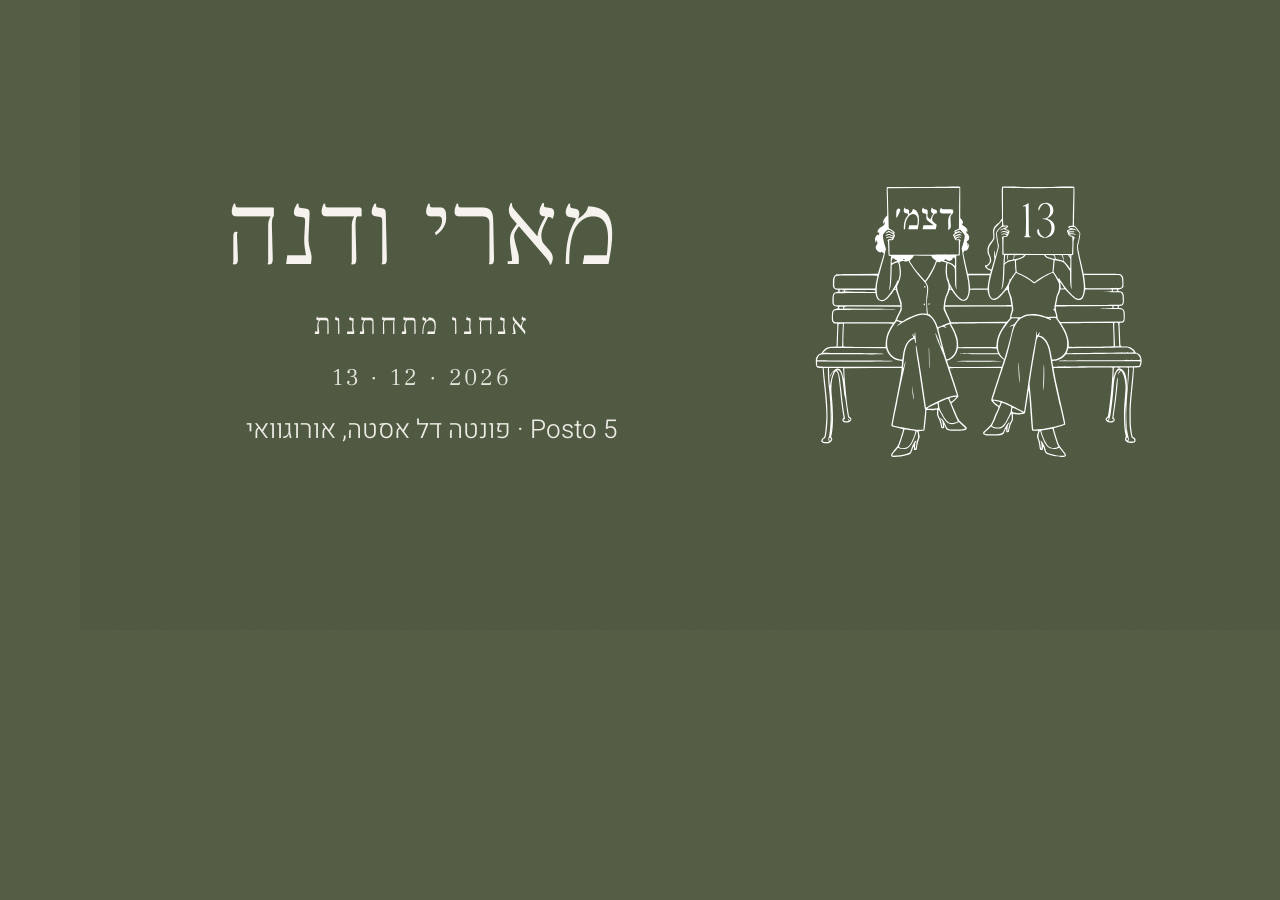
<file: og-plantillas/og-invitacion-he.html>
<!doctype html><html lang="he" dir="rtl"><head><meta charset="utf-8">
<link href="https://fonts.googleapis.com/css2?family=Jost:wght@300;400&family=Heebo:wght@300;400&family=Frank+Ruhl+Libre:wght@300;400&display=swap" rel="stylesheet">
<link rel="stylesheet" href="../css/style.css">
<style>
  html,body{margin:0;width:1200px;height:630px;overflow:hidden}
  body{background:#545E45;position:relative}
  body::before{content:"";position:absolute;inset:0;background-image:var(--grain);opacity:.9}
  .og{position:relative;width:1200px;height:630px;display:grid;grid-template-columns:1fr 1.1fr;align-items:center;color:var(--paper);padding:0 80px;box-sizing:border-box;gap:40px}
  .og img{width:100%;height:auto;display:block;filter:invert(1) brightness(1.02)}
  .t{text-align:center}
  .script{font-family:var(--script);font-size:120px;line-height:1;margin:0 0 18px;color:var(--paper)}
  .kicker{font-family:var(--display);font-size:30px;letter-spacing:.22em;text-transform:uppercase;margin:0 0 10px}
  .kicker.sm{font-size:24px;opacity:.9}
  .body{font-family:var(--body);font-weight:300;font-size:26px;margin:14px 0 0;opacity:.95}
  .foto{position:relative;width:360px;aspect-ratio:3/4;margin:0 auto;transform:rotate(-1.5deg)}
  .foto img{position:absolute;inset:11.5%;width:77%;height:77%;object-fit:cover;filter:sepia(.12) saturate(.95);border-radius:2px}
  .foto .m{position:absolute;inset:0;width:100%;height:100%;filter:invert(1) brightness(1.02)}
  html[dir=rtl] .script{font-family:"Frank Ruhl Libre",serif;font-weight:300;font-size:104px;letter-spacing:.02em}
  html[dir=rtl] .kicker{font-family:"Frank Ruhl Libre",serif;letter-spacing:.12em}
  html[dir=rtl] .body{font-family:Heebo,sans-serif}
</style></head><body><div class="og">
       <img src="../img/banco-13-heb-A.svg" style="width:92%">
       <div class="t"><p class="script">מארי ודנה</p><p class="kicker">אנחנו מתחתנות</p><p class="kicker sm" dir="ltr">13 · 12 · 2026</p><p class="body">Posto 5 · פונטה דל אסטה, אורוגוואי</p></div></div></body></html>
</file>
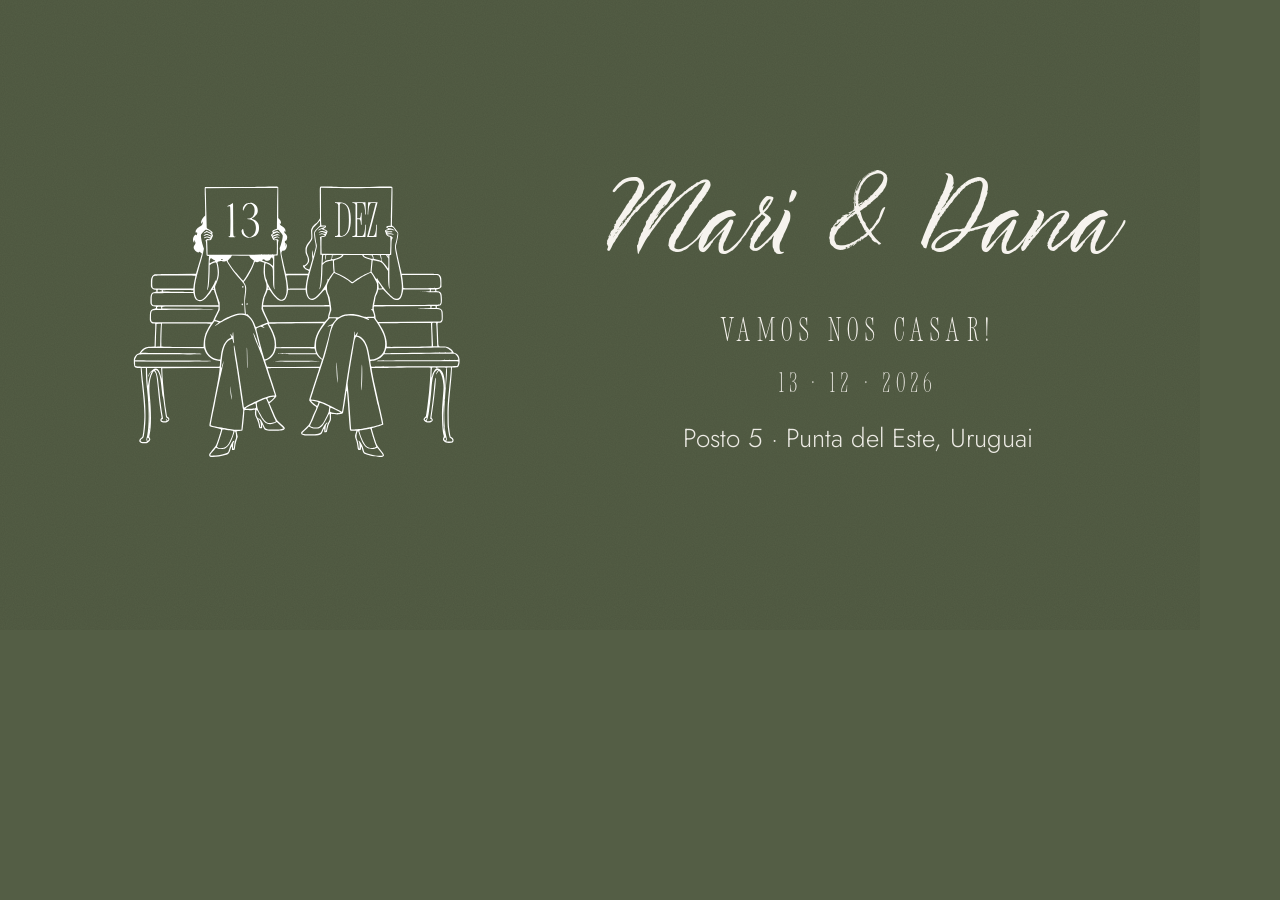
<file: og-plantillas/og-invitacion-pt.html>
<!doctype html><html lang="pt" dir="ltr"><head><meta charset="utf-8">
<link href="https://fonts.googleapis.com/css2?family=Jost:wght@300;400&family=Heebo:wght@300;400&family=Frank+Ruhl+Libre:wght@300;400&display=swap" rel="stylesheet">
<link rel="stylesheet" href="../css/style.css">
<style>
  html,body{margin:0;width:1200px;height:630px;overflow:hidden}
  body{background:#545E45;position:relative}
  body::before{content:"";position:absolute;inset:0;background-image:var(--grain);opacity:.9}
  .og{position:relative;width:1200px;height:630px;display:grid;grid-template-columns:1fr 1.1fr;align-items:center;color:var(--paper);padding:0 80px;box-sizing:border-box;gap:40px}
  .og img{width:100%;height:auto;display:block;filter:invert(1) brightness(1.02)}
  .t{text-align:center}
  .script{font-family:var(--script);font-size:120px;line-height:1;margin:0 0 18px;color:var(--paper)}
  .kicker{font-family:var(--display);font-size:30px;letter-spacing:.22em;text-transform:uppercase;margin:0 0 10px}
  .kicker.sm{font-size:24px;opacity:.9}
  .body{font-family:var(--body);font-weight:300;font-size:26px;margin:14px 0 0;opacity:.95}
  .foto{position:relative;width:360px;aspect-ratio:3/4;margin:0 auto;transform:rotate(-1.5deg)}
  .foto img{position:absolute;inset:11.5%;width:77%;height:77%;object-fit:cover;filter:sepia(.12) saturate(.95);border-radius:2px}
  .foto .m{position:absolute;inset:0;width:100%;height:100%;filter:invert(1) brightness(1.02)}
  html[dir=rtl] .script{font-family:"Frank Ruhl Libre",serif;font-weight:300;font-size:104px;letter-spacing:.02em}
  html[dir=rtl] .kicker{font-family:"Frank Ruhl Libre",serif;letter-spacing:.12em}
  html[dir=rtl] .body{font-family:Heebo,sans-serif}
</style></head><body><div class="og">
       <img src="../img/banco-13-dez-A.svg" style="width:92%">
       <div class="t"><p class="script">Mari &amp; Dana</p><p class="kicker">Vamos nos casar!</p><p class="kicker sm">13 · 12 · 2026</p><p class="body">Posto 5 · Punta del Este, Uruguai</p></div></div></body></html>
</file>
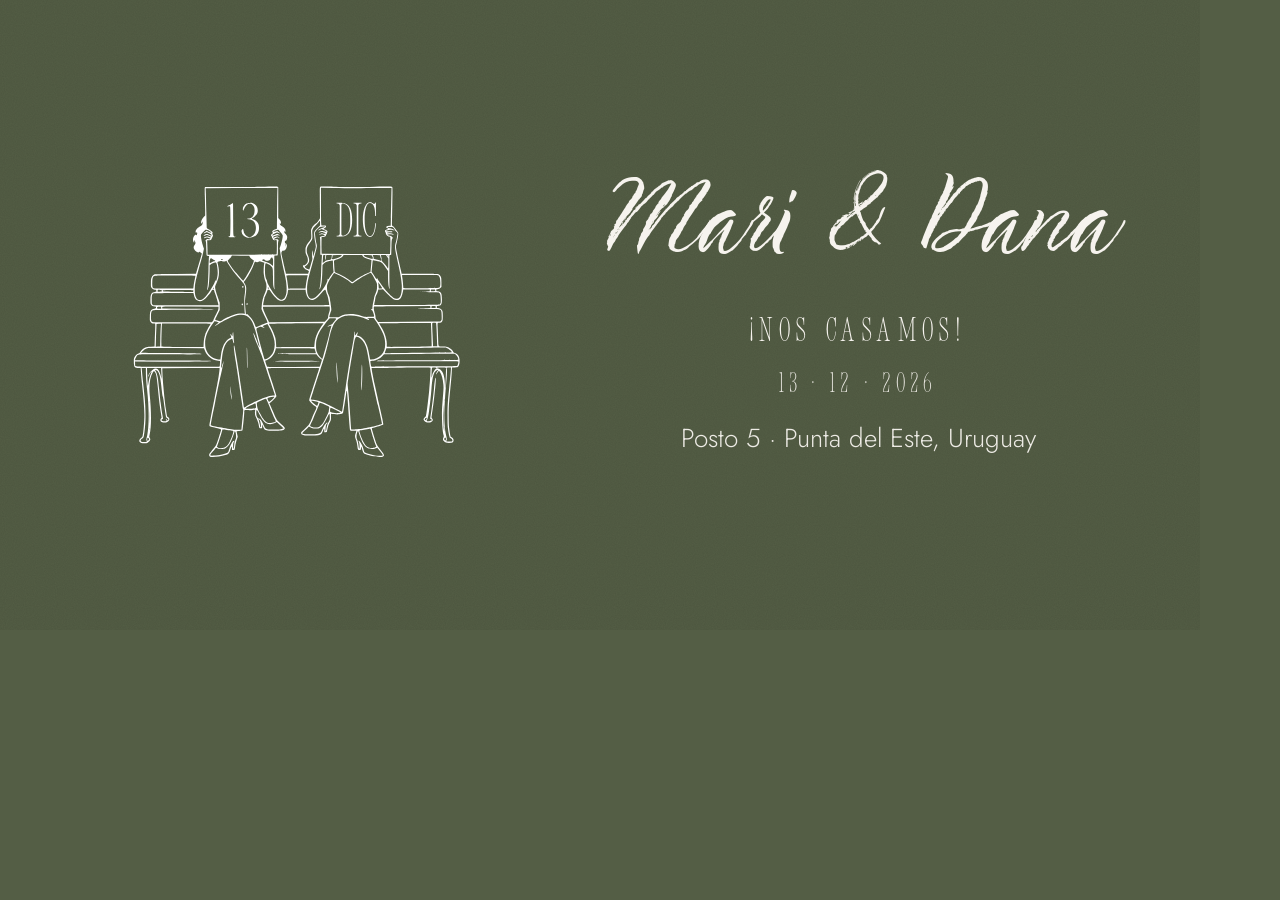
<file: og-plantillas/og-invitacion.html>
<!doctype html><html lang="es" dir="ltr"><head><meta charset="utf-8">
<link href="https://fonts.googleapis.com/css2?family=Jost:wght@300;400&family=Heebo:wght@300;400&family=Frank+Ruhl+Libre:wght@300;400&display=swap" rel="stylesheet">
<link rel="stylesheet" href="../css/style.css">
<style>
  html,body{margin:0;width:1200px;height:630px;overflow:hidden}
  body{background:#545E45;position:relative}
  body::before{content:"";position:absolute;inset:0;background-image:var(--grain);opacity:.9}
  .og{position:relative;width:1200px;height:630px;display:grid;grid-template-columns:1fr 1.1fr;align-items:center;color:var(--paper);padding:0 80px;box-sizing:border-box;gap:40px}
  .og img{width:100%;height:auto;display:block;filter:invert(1) brightness(1.02)}
  .t{text-align:center}
  .script{font-family:var(--script);font-size:120px;line-height:1;margin:0 0 18px;color:var(--paper)}
  .kicker{font-family:var(--display);font-size:30px;letter-spacing:.22em;text-transform:uppercase;margin:0 0 10px}
  .kicker.sm{font-size:24px;opacity:.9}
  .body{font-family:var(--body);font-weight:300;font-size:26px;margin:14px 0 0;opacity:.95}
  .foto{position:relative;width:360px;aspect-ratio:3/4;margin:0 auto;transform:rotate(-1.5deg)}
  .foto img{position:absolute;inset:11.5%;width:77%;height:77%;object-fit:cover;filter:sepia(.12) saturate(.95);border-radius:2px}
  .foto .m{position:absolute;inset:0;width:100%;height:100%;filter:invert(1) brightness(1.02)}
  html[dir=rtl] .script{font-family:"Frank Ruhl Libre",serif;font-weight:300;font-size:104px;letter-spacing:.02em}
  html[dir=rtl] .kicker{font-family:"Frank Ruhl Libre",serif;letter-spacing:.12em}
  html[dir=rtl] .body{font-family:Heebo,sans-serif}
</style></head><body><div class="og">
       <img src="../img/banco-13-dic-A.svg" style="width:92%">
       <div class="t"><p class="script">Mari &amp; Dana</p><p class="kicker">¡Nos casamos!</p><p class="kicker sm">13 · 12 · 2026</p><p class="body">Posto 5 · Punta del Este, Uruguay</p></div></div></body></html>
</file>
<file: css/style.css>
/* ==========================================================
   Mari & Dana · invitación web
   Mobile first. Una columna tipo tarjeta sobre papel canson.
   ========================================================== */

/* --- Tipografías reales (cargar los archivos en /fonts) --- */
@font-face {
  font-family: "New Icon";
  src: url("../fonts/NewIcon-SerifCondensed.otf") format("opentype");
  font-display: swap;
}
@font-face {
  font-family: "New Icon Serif";
  src: url("../fonts/NewIcon-Serif.otf") format("opentype");
  font-display: swap;
}
@font-face {
  font-family: "TT Berlinerins Script";
  src: url("../fonts/TTBerlinerinsScript.otf") format("opentype");
  font-display: swap;
}

:root {
  --paper: #F6F3EE;
  --paper-2: #EFEAE2;
  --ink: #1A1A1A;
  --ink-soft: #4A4A46;

  --c-deep: #8D2B00;
  --c-terracotta: #B55119;
  --c-clay: #BE6731;
  --c-khaki: #76704C;
  --c-olive: #545E45;
  --c-forest: #1F2D16;
  --frame: #C06C50;

  --display: "New Icon", Italiana, "Times New Roman", serif;
  --script: "TT Berlinerins Script", "Pinyon Script", cursive;
  --body: Jost, "Helvetica Neue", Arial, sans-serif;

  --card-w: 540px;
  --pad: 28px;
}

*, *::before, *::after { box-sizing: border-box; }
html { -webkit-text-size-adjust: 100%; }
body {
  margin: 0;
  font-family: var(--body);
  font-weight: 300;
  color: var(--ink);
  background: var(--c-olive);
  line-height: 1.55;
  -webkit-font-smoothing: antialiased;
}

/* --- Textura papel canson (ruido SVG, sin imágenes externas) --- */
.paper, .card, body::before {
  --grain: url("data:image/svg+xml;utf8,<svg xmlns='http://www.w3.org/2000/svg' width='220' height='220'><filter id='n'><feTurbulence type='fractalNoise' baseFrequency='0.9' numOctaves='3' stitchTiles='stitch'/><feColorMatrix values='0 0 0 0 0  0 0 0 0 0  0 0 0 0 0  0 0 0 0.10 0'/></filter><rect width='100%' height='100%' filter='url(%23n)'/></svg>");
}
body::before {
  content: "";
  position: fixed; inset: 0;
  background-image: var(--grain);
  opacity: .9;
  pointer-events: none;
  z-index: 0;
}

/* --- Tarjeta --- */
.card {
  position: relative;
  z-index: 1;
  width: 100%;
  max-width: var(--card-w);
  margin: 0 auto;
  background-color: var(--paper);
  background-image: var(--grain);
  box-shadow: 0 30px 60px rgba(0,0,0,.25);
}
@media (min-width: 600px) {
  .card { margin: 48px auto; }
}

/* --- Selector de idioma --- */
.idiomas {
  position: absolute; top: 14px; right: 14px; z-index: 2;
  display: flex; gap: 6px; direction: ltr;
}
[dir="rtl"] .idiomas { right: auto; left: 14px; }
.idiomas button {
  font: inherit; font-size: 13px; letter-spacing: .04em;
  padding: 5px 11px; border-radius: 999px;
  border: 1px solid rgba(246,243,238,.7);
  background: transparent; color: var(--paper);
  cursor: pointer;
}
.idiomas button.is-active { background: var(--paper); color: var(--c-olive); border-color: var(--paper); }
.idiomas button[lang="he"] { font-family: Heebo, var(--body); }
.hero { padding-top: 64px; }

/* --- Hebreo: fuentes con glifos hebreos y lectura de derecha a izquierda --- */
[data-lang="he"] body, [data-lang="he"] .body, [data-lang="he"] .lead, [data-lang="he"] .tip__text,
[data-lang="he"] .field > span:first-child, [data-lang="he"] .field legend, [data-lang="he"] .radio,
[data-lang="he"] .field select, [data-lang="he"] .btn, [data-lang="he"] .countdown small, [data-lang="he"] .muted {
  font-family: Heebo, var(--body);
}
[data-lang="he"] h2.script, [data-lang="he"] .tip__label, [data-lang="he"] .firma {
  font-family: "Frank Ruhl Libre", serif; font-weight: 300; letter-spacing: .02em;
}
[data-lang="he"] h2.script { font-size: clamp(34px, 9vw, 46px); }
[data-lang="he"] h2.script--xl { font-size: clamp(44px, 12vw, 64px); }
[data-lang="he"] .tip__label { font-size: clamp(22px, 6vw, 28px); }
[data-lang="he"] .firma { font-size: clamp(30px, 8vw, 40px); }
[data-lang="he"] .kicker { font-family: "Frank Ruhl Libre", serif; letter-spacing: .12em; }
[data-lang="he"] .lugar, [data-lang="he"] .display { font-family: var(--display); }
[dir="rtl"] .tip__arrow { margin-left: auto; margin-right: 10%; transform: scaleX(-1); }
[dir="rtl"] .select::after { right: auto; left: 6px; }
[dir="rtl"] .select select { padding-right: 0; padding-left: 28px; }

/* --- Secciones --- */
.section {
  padding: 56px var(--pad);
  text-align: center;
}
.section--tight { padding-top: 24px; }
/* Secciones de color: comparten texto en papel e ilustraciones invertidas */
.section--khaki, .section--olive, .section--terracotta, .section--clay, .section--deep {
  background-image: var(--grain);
  color: var(--paper);
}
.section--khaki { background-color: var(--c-khaki); }
.section--olive { background-color: var(--c-olive); }
.section--terracotta { background-color: var(--c-terracotta); }
.section--clay { background-color: var(--c-clay); }
.section--deep { background-color: var(--c-deep); }
.section--khaki .script, .section--olive .script, .section--terracotta .script, .section--clay .script, .section--deep .script,
.section--khaki .lead, .section--olive .lead, .section--terracotta .lead, .section--clay .lead, .section--deep .lead { color: var(--paper); }
.section--khaki .muted, .section--olive .muted, .section--terracotta .muted, .section--clay .muted, .section--deep .muted { color: rgba(246,243,238,.75); }
.section--khaki .illo img, .section--olive .illo img, .section--terracotta .illo img, .section--clay .illo img, .section--deep .illo img { filter: invert(1) brightness(1.02); }

/* --- Tipografía --- */
.script {
  font-family: var(--script);
  font-weight: 400;
  color: var(--c-olive);
  line-height: 1.1;
  margin: 0 0 18px;
}
h2.script { font-size: clamp(38px, 10vw, 52px); }
h2.script--xl { font-size: clamp(50px, 14vw, 72px); }
.names {
  font-size: clamp(48px, 13vw, 68px);
  margin: 8px 0 12px;
}
.names .amp { font-size: .8em; }
.display {
  font-family: var(--display);
  font-weight: 400;
  letter-spacing: .06em;
}
.date {
  font-size: clamp(30px, 8vw, 40px);
  margin: 14px 0 20px;
  display: inline-flex; align-items: center; gap: 14px;
}
.date .sep { display: inline-block; width: 1px; height: 1.1em; background: var(--ink); }
.lead {
  font-size: 17px;
  max-width: 34ch;
  margin: 0 auto;
  color: var(--ink-soft);
}
.body { font-size: 16px; max-width: 36ch; margin: 0 auto 10px; }
.body.strong { font-weight: 500; }
.lugar { font-family: var(--display); font-size: 30px; letter-spacing: .12em; text-indent: .12em; text-transform: uppercase; font-weight: 400; margin: 2px auto 4px; }
.section--tight .body { text-align: center; margin-left: auto; margin-right: auto; }
.display { text-indent: .06em; }
.muted { color: var(--ink-soft); opacity: .8; }
.small { font-size: 13px; }
.kicker {
  font-size: 22px;
  letter-spacing: .28em;
  text-transform: uppercase;
  margin: 8px 0 12px;
}
.firma { font-size: clamp(34px, 9vw, 44px); margin: 6px 0 4px; }
.small-date { font-size: 15px; letter-spacing: .3em; }

/* --- Ilustraciones --- */
.illo { margin: 0 auto; }
.illo img { display: block; width: 100%; height: auto; }
.illo--hero { width: min(94%, 440px); margin: 6px auto 22px; }
.illo--jupa { width: min(80%, 340px); margin: 8px auto 20px; }
.illo--dress { width: min(86%, 380px); margin: 0 auto 10px; }
.illo--regalos { width: min(60%, 260px); margin: 0 auto 16px; }
.illo--anillos { width: 110px; margin: 10px auto 0; }
.illo--ramo { width: min(52%, 220px); margin: 0 auto 8px; }
.illo--footer { width: min(70%, 320px); margin: 0 auto 14px; }

/* --- Flecha con título a un costado --- */
.label-row {
  display: flex; align-items: flex-start; justify-content: center; gap: 12px;
}
.label-row h2 { margin-bottom: 4px; }
.arrow { width: 44px; color: currentColor; margin-top: 18px; }
.arrow--flip { transform: scaleX(-1); order: -1; }
.label-row--right .arrow { transform: none; }

/* --- Botones --- */
.btn {
  display: inline-block;
  margin-top: 14px;
  padding: 11px 26px;
  border-radius: 999px;
  border: 1.5px solid var(--c-olive);
  background: rgba(84,94,69,.16);
  color: var(--ink);
  text-decoration: none;
  font-weight: 400;
  font-size: 15px;
  letter-spacing: .04em;
  transition: background .2s ease;
}
.btn:hover { background: rgba(84,94,69,.3); }
.btn--dark { background: var(--c-forest); border-color: var(--c-forest); color: var(--paper); }
.btn--dark:hover { background: #142010; }
.section--tight .btn { margin-top: 10px; }

/* --- La celebración: jupá con los horarios adentro --- */
.section--celebracion { padding-bottom: 48px; }
.jupa { position: relative; width: min(100%, 420px); margin: 0 auto; }
.jupa__img { display: block; width: 100%; height: auto; filter: invert(1) brightness(1.02); }
.celebracion__datos {
  display: flex; flex-direction: column; align-items: center; gap: 4px;
  margin: 2px 0 18px; color: var(--paper); line-height: 1;
}
.celebracion__datos .hora {
  font-size: clamp(30px, 8.6vw, 44px);
  color: var(--paper);
  letter-spacing: .02em;
}
.celebracion__datos .hora { font-size: clamp(38px, 11vw, 56px); }

/* versículo debajo de la jupá: hebreo siempre, traducción según idioma */
.verso { max-width: 34ch; margin: 22px auto 0; padding: 0; text-align: center; }
.verso__he {
  font-family: Heebo, var(--body);
  font-size: clamp(17px, 4.6vw, 21px);
  line-height: 1.5;
  color: var(--paper);
}
.verso__tr {
  margin-top: 8px;
  font-size: clamp(13px, 3.6vw, 16px);
  line-height: 1.5;
  color: rgba(246,243,238,.85);
}
.verso__tr:empty { display: none; }

/* --- Tip de las novias (reutilizable) --- */
.tip {
  max-width: 36ch;
  margin: 4px auto 0;
  text-align: center;
}
.tip__arrow {
  display: block;
  width: 40px;
  margin: 2px 0 2px 10%;     /* a la izquierda, bajando desde el texto hacia el tip */
}
.tip__label {
  font-size: clamp(26px, 7vw, 32px);
  margin: 0 0 6px;
  text-align: center;
  color: inherit;
}
.tip__text { margin: 0 auto; font-size: 16px; line-height: 1.55; text-align: center; }
.tip__label { color: var(--c-olive); }
.section--khaki .tip__label, .section--olive .tip__label, .section--terracotta .tip__label, .section--clay .tip__label, .section--deep .tip__label { color: var(--paper); }

/* --- La previa: playlists --- */
.illo--disco { width: min(46%, 200px); margin: 0 auto 6px; }
.playlists { max-width: 420px; margin: 26px auto 0; display: grid; gap: 16px; }
.playlist iframe { display: block; border-radius: 12px; }
.playlist--pronto {
  padding: 22px 16px;
  border: 1.5px dashed rgba(26,26,26,.35);
  border-radius: 12px;
}
.playlist__nombre { font-size: 24px; letter-spacing: .14em; text-transform: uppercase; margin: 0 0 4px; }
.playlist--pronto .small { margin: 0; }

/* --- ¿Y qué hacemos después? --- */
.illo--mano { width: min(70%, 320px); margin: 0 auto 6px; }
.section--despues .btn { max-width: 30ch; line-height: 1.4; }

/* --- Paleta --- */
.paleta {
  list-style: none; margin: 14px auto 0; padding: 0;
  display: flex; justify-content: center; gap: 10px;
}
.paleta li {
  width: 26px; height: 26px; border-radius: 50%;
  background: var(--c);
  box-shadow: inset 0 0 0 1px rgba(0,0,0,.12);
}

/* --- Cuenta regresiva con marco ondulado --- */
.section--count { padding-top: 36px; padding-bottom: 36px; }
.marco {
  position: relative;
  padding: 34px 18px 26px;
  border: 1.5px solid var(--ink);
  border-radius: 14px;
}
.marco::before, .marco::after {
  content: "";
  position: absolute; inset: 6px;
  border: 1px solid var(--ink);
  border-radius: 10px;
  opacity: .5;
  pointer-events: none;
}
.marco::after { inset: -6px; border-radius: 18px; opacity: .35; border-style: dashed; }
.marco h2 { margin-bottom: 14px; }
.countdown {
  display: flex; justify-content: center; gap: 18px;
}
.countdown > div { display: flex; flex-direction: column; align-items: center; min-width: 52px; }
.countdown .display { font-size: clamp(30px, 8vw, 40px); line-height: 1; }
.countdown small { font-size: 12px; letter-spacing: .12em; text-transform: uppercase; margin-top: 6px; color: var(--ink-soft); }
.section--olive .marco, .section--olive .marco::before, .section--olive .marco::after { border-color: var(--paper); }
.section--olive .countdown small { color: rgba(246,243,238,.8); }

/* --- Formulario (sobre papel) --- */
.section--form { text-align: left; }
.section--form h2, .section--form > .body { text-align: center; }
.form { max-width: 420px; margin: 24px auto 0; }
.field { display: block; margin-bottom: 24px; border: 0; padding: 0; }
.opcional { font-style: normal; opacity: .6; font-size: 12px; }
.field > span:first-child, .field legend {
  display: block; font-size: 14px; letter-spacing: .04em; margin-bottom: 8px;
  color: var(--ink-soft);
}
.field input[type="text"], .field select {
  width: 100%;
  background: transparent;
  border: 0; border-bottom: 1px solid rgba(26,26,26,.45);
  color: var(--ink);
  font: inherit; font-size: 16px;
  padding: 8px 0;
  outline: none;
  border-radius: 0;
}
.field input[type="text"]::placeholder { color: rgba(26,26,26,.35); }
.field input[type="text"]:focus, .field select:focus { border-bottom-color: var(--c-olive); }
.select { position: relative; display: block; }
.select select { appearance: none; -webkit-appearance: none; padding-right: 28px; cursor: pointer; }
.select::after {
  content: ""; position: absolute; right: 6px; top: 50%;
  width: 8px; height: 8px; border-right: 1.5px solid var(--ink); border-bottom: 1.5px solid var(--ink);
  transform: translateY(-70%) rotate(45deg); pointer-events: none;
}
.radio {
  display: flex; align-items: center; gap: 10px;
  font-size: 15px; padding: 6px 0; cursor: pointer;
}
.radio input { position: absolute; opacity: 0; width: 0; height: 0; }
.radio em { font-style: normal; }
.radio span {
  width: 18px; height: 18px; border-radius: 50%;
  border: 1.5px solid var(--c-olive);
  position: relative; flex: 0 0 auto;
}
.radio input:checked + span::after {
  content: ""; position: absolute; inset: 3px; border-radius: 50%;
  background: var(--c-olive);
}
.form .btn { display: block; margin: 8px auto 0; }
.form__ok, .form__error { text-align: center; margin-top: 16px; }
.form__error { color: var(--c-deep); }
.field.is-invalid input { border-bottom-color: var(--c-deep); }
.form.is-sending .btn { opacity: .85; pointer-events: none; }
.form.is-sending .btn--dark { color: transparent; position: relative; }
.form.is-sending .btn--dark::after {
  content: ""; position: absolute; left: 50%; top: 50%; width: 18px; height: 18px; margin: -9px 0 0 -9px;
  border-radius: 50%; border: 2px solid rgba(246,243,238,.35); border-top-color: var(--paper);
  animation: girar .8s linear infinite;
}
@keyframes girar { to { transform: rotate(360deg); } }

/* --- Gracias (reemplaza al formulario después de enviar) --- */
.gracias { max-width: 420px; margin: 24px auto 0; text-align: center; }
.gracias[hidden] { display: none; }
.gracias__titulo { font-size: clamp(30px, 8vw, 40px); margin-bottom: 12px; }
.gracias__texto { max-width: 36ch; margin: 0 auto; }
.gracias .pie { justify-content: center; margin-top: 22px; }
.gracias__pie { margin-top: 10px; font-size: 13px; }
[data-lang="he"] .gracias__titulo { font-family: "Frank Ruhl Libre", serif; }

/* --- Footer --- */
.footer { padding-bottom: 64px; }

/* --- Reduce motion --- */
@media (prefers-reduced-motion: reduce) {
  * { transition: none !important; }
}

/* --- ¿Quién se mancha? chips + pie chart de los votos --- */
.chips { display: flex; gap: 10px; margin-top: 10px; }
.chip { position: relative; cursor: pointer; }
.chip input { position: absolute; opacity: 0; width: 0; height: 0; }
.chip em {
  display: inline-block; font-style: normal; font-size: 15px;
  padding: 8px 18px; border-radius: 999px;
  border: 1.5px solid var(--c-olive); color: var(--c-olive);
  transition: background .2s, color .2s;
}
.chip input:checked + em { background: var(--c-olive); color: var(--paper); }
.chip input:focus-visible + em { outline: 2px solid var(--c-clay); outline-offset: 2px; }
.field--mancha small.muted { display: block; margin-top: 8px; font-size: 13px; }
.pie { display: flex; align-items: center; gap: 18px; margin-top: 16px; }
.pie[hidden] { display: none; }
.pie__svg { width: 104px; height: 104px; flex: 0 0 auto; transform: rotate(-90deg); }
.pie__bg { fill: none; stroke: var(--paper-2); stroke-width: 24; }
.pie__slice { fill: none; stroke-width: 24; stroke-dasharray: 0 276.46; transition: stroke-dasharray .6s ease, stroke-dashoffset .6s ease; }
.pie__slice--mari { stroke: var(--c-clay); }
.pie__slice--dana { stroke: var(--c-olive); }
.pie__legend { font-size: 14px; color: var(--ink-soft); }
.pie__row { margin: 2px 0; display: flex; align-items: center; gap: 8px; color: var(--ink); min-width: 120px; }
.pie__row b { font-weight: 500; margin-left: auto; padding-left: 10px; }
.pie__dot { width: 10px; height: 10px; border-radius: 50%; display: inline-block; }
.pie__dot--mari { background: var(--c-clay); }
.pie__dot--dana { background: var(--c-olive); }
[dir="rtl"] .pie__row b { margin-left: 0; margin-right: auto; padding-left: 0; padding-right: 10px; }
[data-lang="he"] .chip em, [data-lang="he"] .pie__legend { font-family: Heebo, var(--body); }

.gracias__saludo { margin: 0 0 10px; }

/* fecha dentro de la jupá */
.celebracion__datos .hora-linea { display: flex; align-items: baseline; gap: 6px; direction: ltr; }
.celebracion__datos .hora__suf { font-family: var(--body); font-weight: 300; font-size: clamp(13px, 3.6vw, 16px); color: var(--paper); }
.celebracion__datos .hora__suf:empty { display: none; }
.celebracion__datos .jupa__fecha {
  font-family: var(--body); font-weight: 300; color: var(--paper);
  font-size: clamp(13px, 3.8vw, 16px); letter-spacing: 0; line-height: 1.25; text-align: center; max-width: none;
}
.celebracion__datos .jupa__fecha--he {
  font-family: "Frank Ruhl Libre", serif; font-weight: 400; font-size: clamp(18px, 5.2vw, 25px);
}
[data-lang="he"] .celebracion__datos .jupa__fecha { font-family: Heebo, var(--body); }

/* datos de las cuentas en Regalos */
.cuentas { display: grid; gap: 0; margin: 20px auto 0; max-width: 34ch; }
.cuenta + .cuenta { border-top: 1px solid rgba(246,243,238,.3); margin-top: 16px; padding-top: 16px; }
.cuenta { margin: 0; display: flex; flex-direction: column; align-items: center; gap: 3px; }
.cuenta__label { font-family: var(--display); font-size: 13px; letter-spacing: .16em; text-transform: uppercase; opacity: .85; line-height: 1.5; }
.cuenta__valor {
  font-family: var(--body); font-weight: 400; font-size: 20px; letter-spacing: .06em;
  color: inherit; background: none; border: 0; padding: 2px 6px; cursor: pointer;
  text-decoration: none; -webkit-tap-highlight-color: transparent; user-select: none;
}
.cuenta__valor.is-copiado { opacity: .85; letter-spacing: .02em; }
a[href^="tel"], .cuenta a { color: inherit; text-decoration: none; }
.cuenta__nombre { font-family: var(--body); font-weight: 300; font-size: 15px; opacity: .9; }
[data-lang="he"] .cuenta__label { font-family: Heebo, var(--body); letter-spacing: .02em; font-size: 14px; }
.idiomas button { min-width: 38px; letter-spacing: .08em; font-size: 12px; }
.conf-nota { margin-top: -6px; }
.jupa { margin-bottom: 4px; }
</file>
<file: travelguide/guia.css>
/* Guía de las novias · estilos propios de la guía */
.guia-hero { padding-top: 72px; }
.guia-hero h1 { font-size: clamp(42px, 11vw, 58px); margin: 0 0 6px; }
.guia-hero .kicker { margin-top: 0; }
.guia-hero .illo--mano { width: min(72%, 320px); margin: 6px auto 18px; }
.btn--paper { border-color: var(--paper); color: var(--paper); background: transparent; }
.btn--paper:hover { background: rgba(246,243,238,.14); }

/* chips de zonas */
.zonas { padding-top: 28px; padding-bottom: 20px; }
.zonas .small { margin-bottom: 12px; }
.chips { display: flex; flex-wrap: wrap; justify-content: center; gap: 8px; }
.chips a {
  font-family: var(--display); font-size: 15px; letter-spacing: .12em; text-transform: uppercase;
  padding: 7px 14px; border-radius: 999px; border: 1px solid var(--ink);
  color: var(--ink); text-decoration: none;
}
.chips a:hover { background: var(--ink); color: var(--paper); }
.btn-mapa { margin-top: 18px; }

/* secciones por zona */
.zona { text-align: left; padding-top: 44px; padding-bottom: 44px; }
.zona h2 { text-align: center; margin-bottom: 2px; }
.zona .zona__sub {
  text-align: center; margin: 0 0 22px;
  font-family: var(--display); letter-spacing: .14em; text-transform: uppercase; font-size: 13px; opacity: .85;
}
.lista { list-style: none; margin: 0; padding: 0; }
.pique { padding: 14px 0; border-top: 1px solid currentColor; }
.pique:first-child { border-top: 0; }
.pique__nombre { font-weight: 500; font-size: 16px; margin: 0 0 2px; }
.pique__link { color: inherit; text-decoration: none; border-bottom: 1px solid currentColor; padding-bottom: 1px; }
.pique__link:hover { opacity: .75; }
.pique__ig { font-size: 13px; opacity: .75; text-decoration: none; color: inherit; margin-left: 6px; }
.pique__ig:hover { opacity: 1; text-decoration: underline; }
.pique__tag {
  display: inline-block; margin-left: 8px; vertical-align: middle;
  font-family: var(--display); font-size: 11px; letter-spacing: .14em; text-transform: uppercase;
  padding: 2px 8px; border-radius: 999px; border: 1px solid currentColor; opacity: .8;
}
[dir="rtl"] .pique__tag { margin-left: 0; margin-right: 8px; }
.pique__nota { margin: 0; font-size: 15px; line-height: 1.45; opacity: .92; }
/* colores alternados de las zonas */
.zona:nth-of-type(odd) { background: transparent; }
.zona.section--khaki .pique, .zona.section--clay .pique, .zona.section--olive .pique { border-top-color: rgba(246,243,238,.35); }
.zona:not(.section--khaki):not(.section--clay):not(.section--olive) .pique { border-top-color: rgba(26,26,26,.18); }

.guia-footer { padding-top: 24px; }
.guia-footer .small { margin-bottom: 4px; }

/* hebreo */
[dir="rtl"] .pique__ig { margin-left: 0; margin-right: 6px; }
[dir="rtl"] .zona { text-align: right; }
[data-lang="he"] .pique__nombre, [data-lang="he"] .pique__nota { font-family: Heebo, var(--body); }

/* --- Portada de destino --- */
.destino { text-align: center; }
.destino .body { margin-bottom: 14px; }
.destino .tip { margin-top: 28px; }
.planes { list-style: none; max-width: 36ch; margin: 8px auto 0; padding: 0; text-align: left; }
.planes li { padding: 14px 0; border-top: 1px solid rgba(246,243,238,.35); }
.planes li:first-child { border-top: 0; }
.planes .pique__link { font-weight: 500; font-size: 16px; }
.planes p { margin: 4px 0 0; font-size: 15px; line-height: 1.5; opacity: .92; }
.destino--cta { padding-top: 40px; }
.destino--cta .illo--brindis { margin-bottom: 8px; }
[dir="rtl"] .planes { text-align: right; }
[data-lang="he"] .planes .pique__link, [data-lang="he"] .planes p { font-family: Heebo, var(--body); }

/* ilustraciones dentro de los planes */
.plan__illo { width: min(62%, 240px); margin: 6px auto 10px; }
.plan__illo img { display: block; width: 100%; height: auto; filter: invert(1) brightness(1.02); }
.plan--illo { text-align: center; }
.plan--illo .pique__link { display: inline-block; }
.plan--illo p { text-align: center; }

/* --- Guía alineada a la izquierda, dibujos a los costados --- */
.guia-hero--side { text-align: left; display: grid; grid-template-columns: 1.15fr .85fr; gap: 10px; align-items: center; }
.guia-hero--side h1 { font-size: clamp(36px, 9.5vw, 50px); }
.guia-hero--side .kicker { font-size: 15px; letter-spacing: .2em; text-indent: 0; }
.guia-hero--side .body { margin-left: 0; margin-right: 0; font-size: 15px; }
.guia-hero--side .btn { margin-top: 6px; }
.illo--mano-side { width: 100%; margin: 0; }
.destino { text-align: left; }
.destino h2, .destino .body { text-align: left; margin-left: 0; margin-right: 0; }
.destino .body { max-width: 40ch; }
.tip--izq { margin-left: 0; text-align: left; }
.tip--izq .tip__arrow { margin-left: 4px; }
.tip--izq .tip__label, .tip--izq .tip__text { text-align: left; margin-left: 0; }
.planes { margin-left: 0; max-width: none; }
.plan--illo { text-align: left; overflow: hidden; }
.plan--illo .pique__link { display: inline-block; }
.plan--illo p { text-align: left; }
.plan--illo .plan__illo { width: 42%; max-width: 190px; margin: 0; }
.plan--der .plan__illo { float: right; margin: 0 0 6px 16px; }
.plan--izq .plan__illo { float: left; margin: 0 16px 6px 0; }
.destino--cta { display: grid; grid-template-columns: .8fr 1.2fr; gap: 14px; align-items: center; text-align: left; }
.illo--brindis-side { width: 100%; margin: 0; }
.destino--cta .btn { margin-top: 8px; }
.zonas { text-align: left; }
.zonas .chips { justify-content: flex-start; }
.zonas .btn-mapa { margin-left: 0; }
.zonas__titulo { margin-left: 0; }
[dir="rtl"] .guia-hero--side, [dir="rtl"] .destino, [dir="rtl"] .destino h2, [dir="rtl"] .destino .body, [dir="rtl"] .tip--izq, [dir="rtl"] .tip--izq .tip__label, [dir="rtl"] .tip--izq .tip__text, [dir="rtl"] .plan--illo, [dir="rtl"] .plan--illo p, [dir="rtl"] .zonas { text-align: right; }
[dir="rtl"] .plan--der .plan__illo { float: left; margin: 0 16px 6px 0; }
[dir="rtl"] .plan--izq .plan__illo { float: right; margin: 0 0 6px 16px; }
[dir="rtl"] .zonas .chips { justify-content: flex-end; }
.destino--cta h2 { text-align: left; font-size: clamp(32px, 8.5vw, 44px); }
[dir="rtl"] .destino--cta h2 { text-align: right; }
.zona h2, .zona .zona__sub { text-align: left; }
.zonas__titulo { margin: 0 0 12px; max-width: none; }
[dir="rtl"] .zona h2, [dir="rtl"] .zona .zona__sub { text-align: right; }

/* --- Corrección: solo la lista va a la izquierda --- */
.destino--centro, .destino--centro h2, .destino--centro .body { text-align: center; }
.destino--centro .body { margin-left: auto; margin-right: auto; }
.destino--centro .tip { margin-left: auto; margin-right: auto; text-align: center; }
.destino--centro .tip__label, .destino--centro .tip__text { text-align: center; }
.destino--centro .tip__arrow { margin: 2px 0 2px 10%; }
.illo--mate { width: min(70%, 320px); margin: 6px auto 18px; }
.zonas, .zonas__titulo { text-align: center; }
.zonas .chips { justify-content: center; }
.zonas .btn-mapa { margin-left: auto; margin-right: auto; }
.zona h2, .zona .zona__sub { text-align: center; }
[dir="rtl"] .destino--centro, [dir="rtl"] .destino--centro h2, [dir="rtl"] .destino--centro .body, [dir="rtl"] .zona h2, [dir="rtl"] .zona .zona__sub { text-align: center; }
[dir="rtl"] .zonas .chips { justify-content: center; }

/* CTA "¿Y dónde comemos?" centrado, con chivito */
.destino--cta { display: block; text-align: center; }
.destino--cta h2 { text-align: center; }
.destino--cta .btn { margin-top: 10px; }
.illo--chivito { width: min(78%, 360px); margin: 0 auto 4px; }
.illo--chivito img { display: block; width: 100%; height: auto; }
[dir="rtl"] .destino--cta, [dir="rtl"] .destino--cta h2 { text-align: center; }

/* --- Menú flotante al scrollear --- */
.flotante {
  position: fixed; left: 50%; bottom: 16px; z-index: 5;
  transform: translate(-50%, 0);
  display: flex; gap: 8px; padding: 6px;
  border-radius: 999px;
  background: rgba(31,45,22,.55);
  backdrop-filter: blur(6px); -webkit-backdrop-filter: blur(6px);
  box-shadow: 0 8px 24px rgba(0,0,0,.18);
  opacity: 0; pointer-events: none;
  transition: opacity .25s ease, transform .25s ease;
  transform: translate(-50%, 12px);
  direction: ltr;
}
.flotante.is-visible { opacity: .82; pointer-events: auto; transform: translate(-50%, 0); }
.flotante:hover { opacity: 1; }
.flotante__btn {
  font-family: var(--display); font-size: 12px; letter-spacing: .12em; text-transform: uppercase;
  color: var(--paper); text-decoration: none; white-space: nowrap;
  padding: 9px 14px; border-radius: 999px; border: 1px solid rgba(246,243,238,.55);
}
.flotante__btn:hover { background: rgba(246,243,238,.16); }
[data-lang="he"] .flotante__btn { font-family: Heebo, var(--body); letter-spacing: 0; font-size: 13px; }

/* subtítulos dentro de la portada de destino */
.destino__sub {
  margin: 30px 0 10px; font-size: clamp(20px, 5.6vw, 24px); letter-spacing: .16em; text-transform: uppercase;
  text-align: center; font-weight: 400; line-height: 1.2;
}
[data-lang="he"] .destino__sub { letter-spacing: .03em; font-size: 23px; }

/* links dentro de los tips */
.tip__text a { color: inherit; text-decoration: none; border-bottom: 1px solid currentColor; padding-bottom: 1px; }
.tip__text a:hover { opacity: .75; }

/* "Para hacer": verde propio, más fresco que el khaki */
.section--verde { background-color: #5F6E4B; color: var(--paper); }
.section--verde .script, .section--verde .lead { color: var(--paper); }
.section--verde .tip__arrow { color: var(--paper); }
.section--verde .planes li { border-top-color: rgba(246,243,238,.35); }
.guia-hero h1 { margin-bottom: 14px; }

/* --- Foto de las novias con marco dibujado --- */
.foto-marco {
  position: relative; width: min(64%, 270px); aspect-ratio: 3 / 4;
  margin: 10px auto 22px; color: var(--paper);
  transform: rotate(-1.5deg);
}
.foto-marco__img {
  position: absolute; inset: 11.5%; width: 77%; height: 77%;
  object-fit: cover; border-radius: 2px; display: block;
  filter: sepia(.12) saturate(.95) contrast(1.02);
}
.foto-marco__img::after { content: none; }
.foto-marco__svg { position: absolute; inset: 0; width: 100%; height: 100%; }
.foto-marco::after {
  /* grano del papel sobre la foto */
  content: ""; position: absolute; inset: 11.5%; border-radius: 2px;
  background-image: var(--grain); opacity: .22; mix-blend-mode: multiply; pointer-events: none;
}

.comer-tip { padding-top: 26px; padding-bottom: 6px; }
.comer-tip .tip { margin-top: 0; }
</file>
